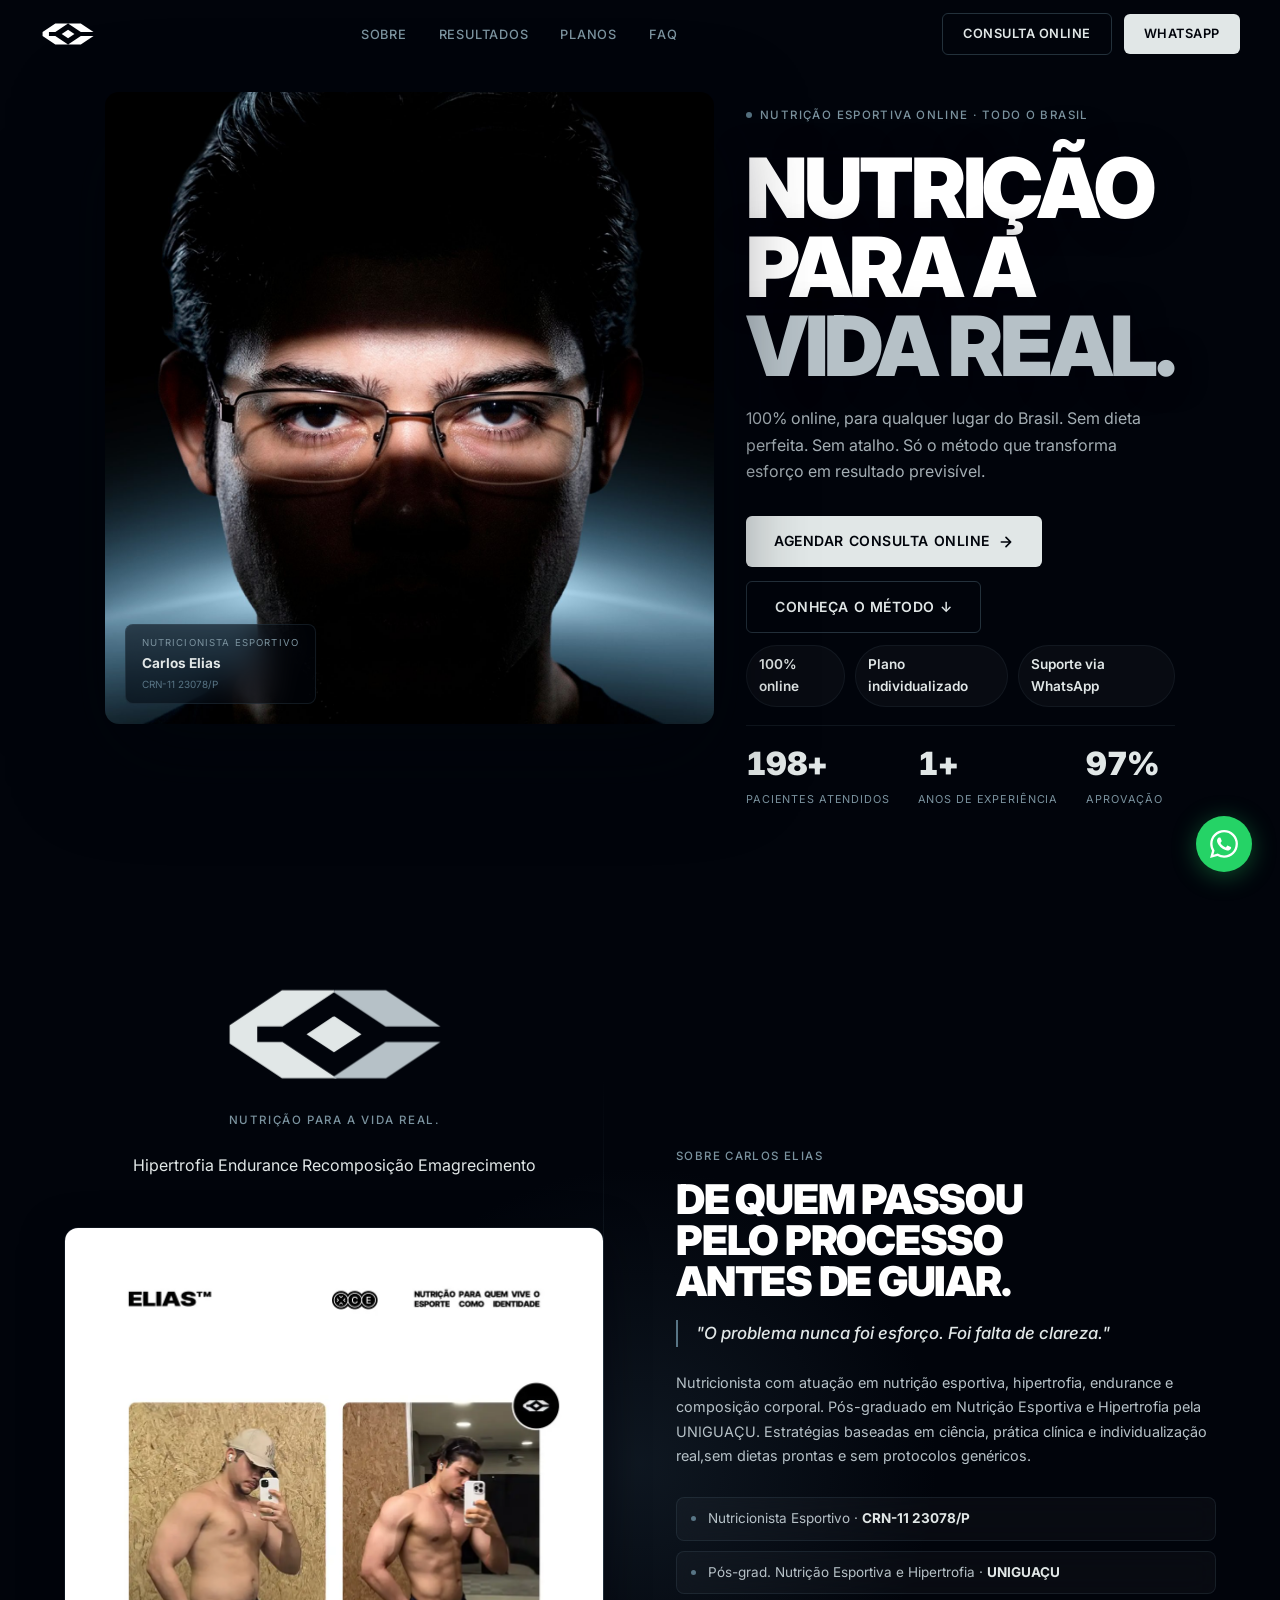
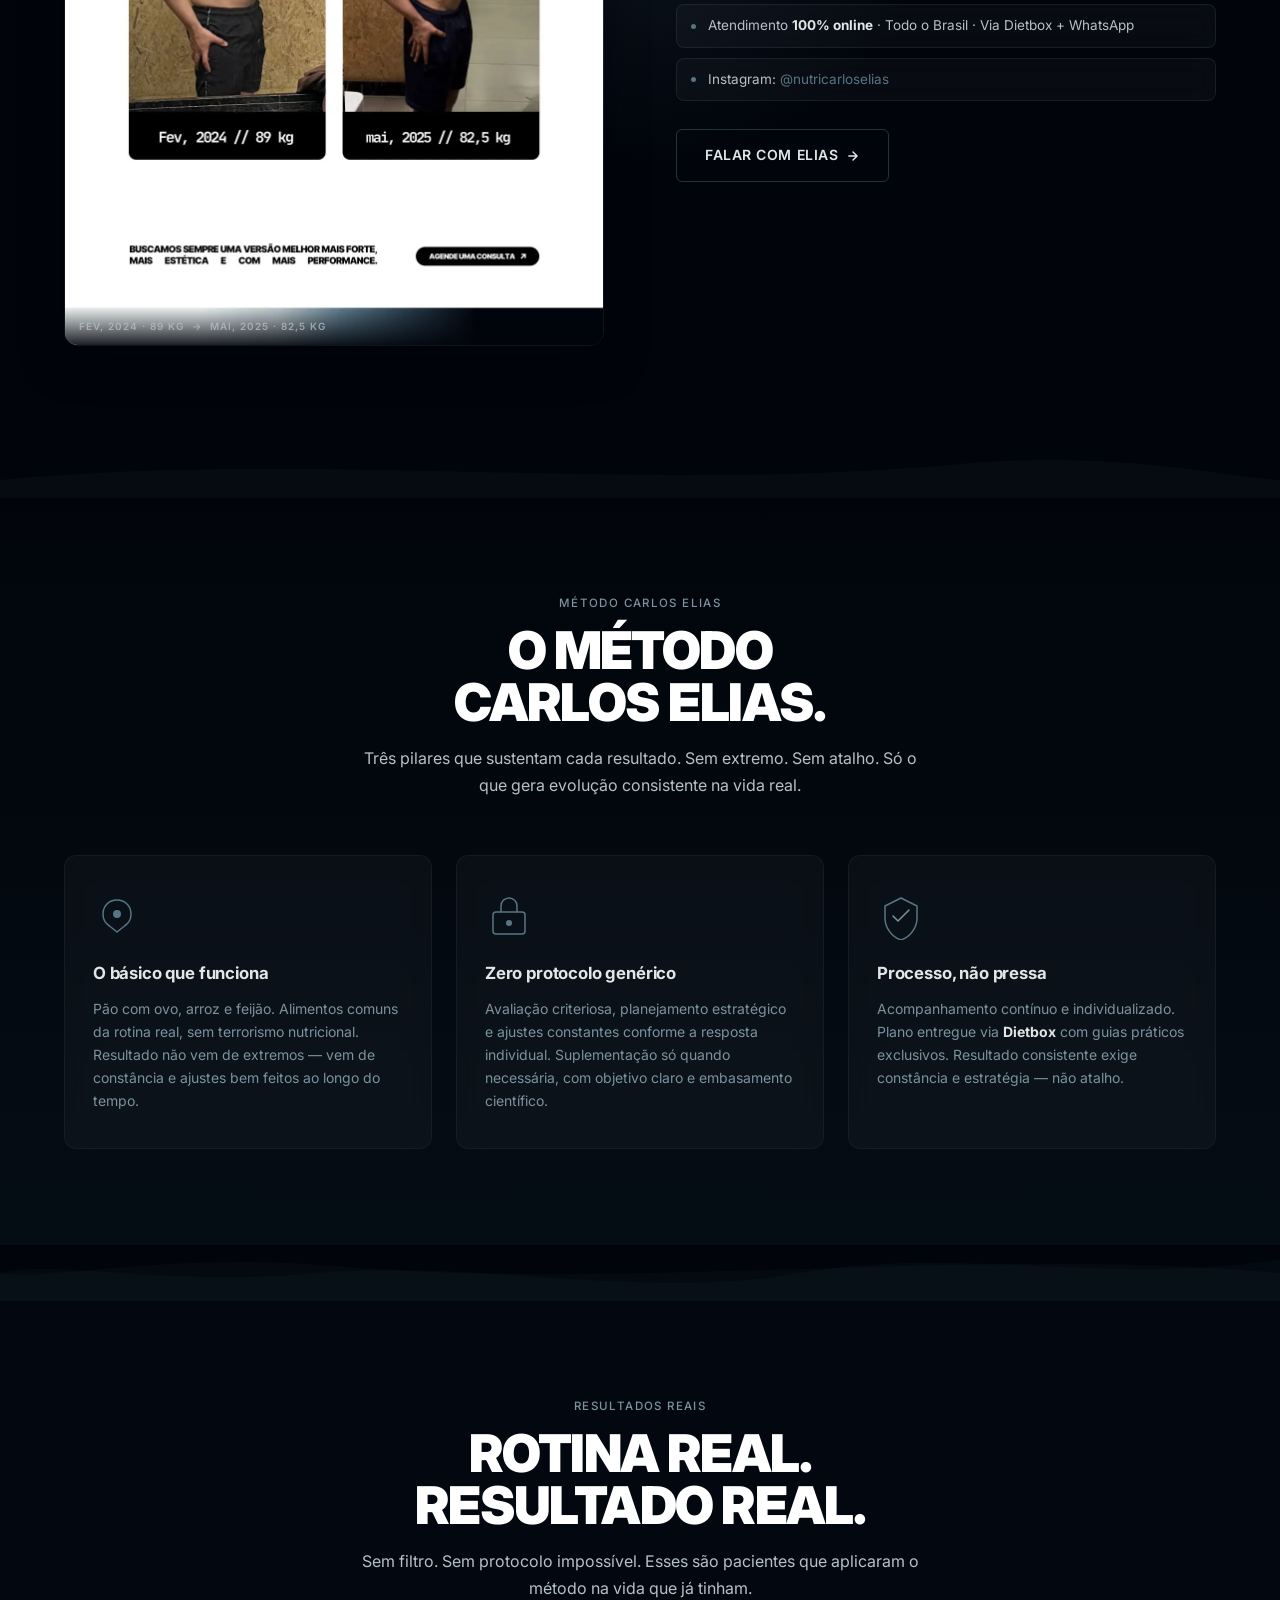
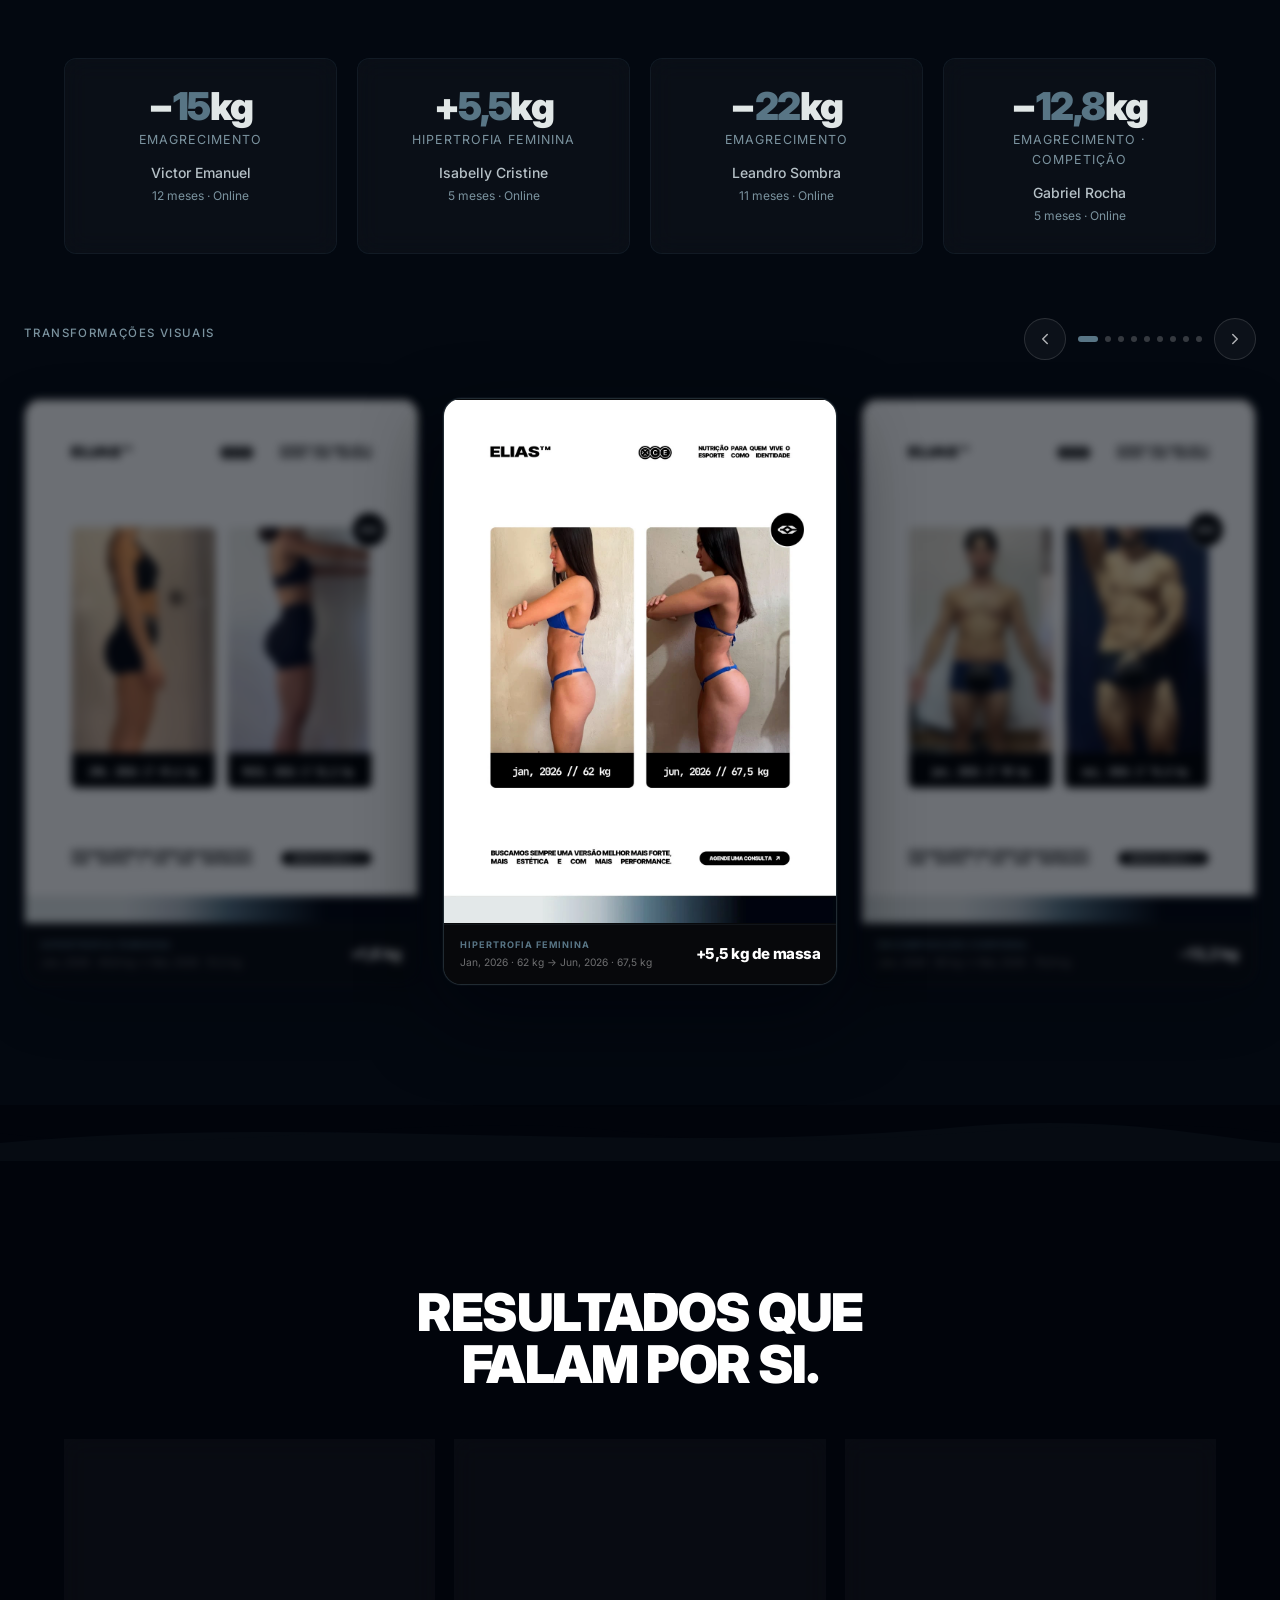
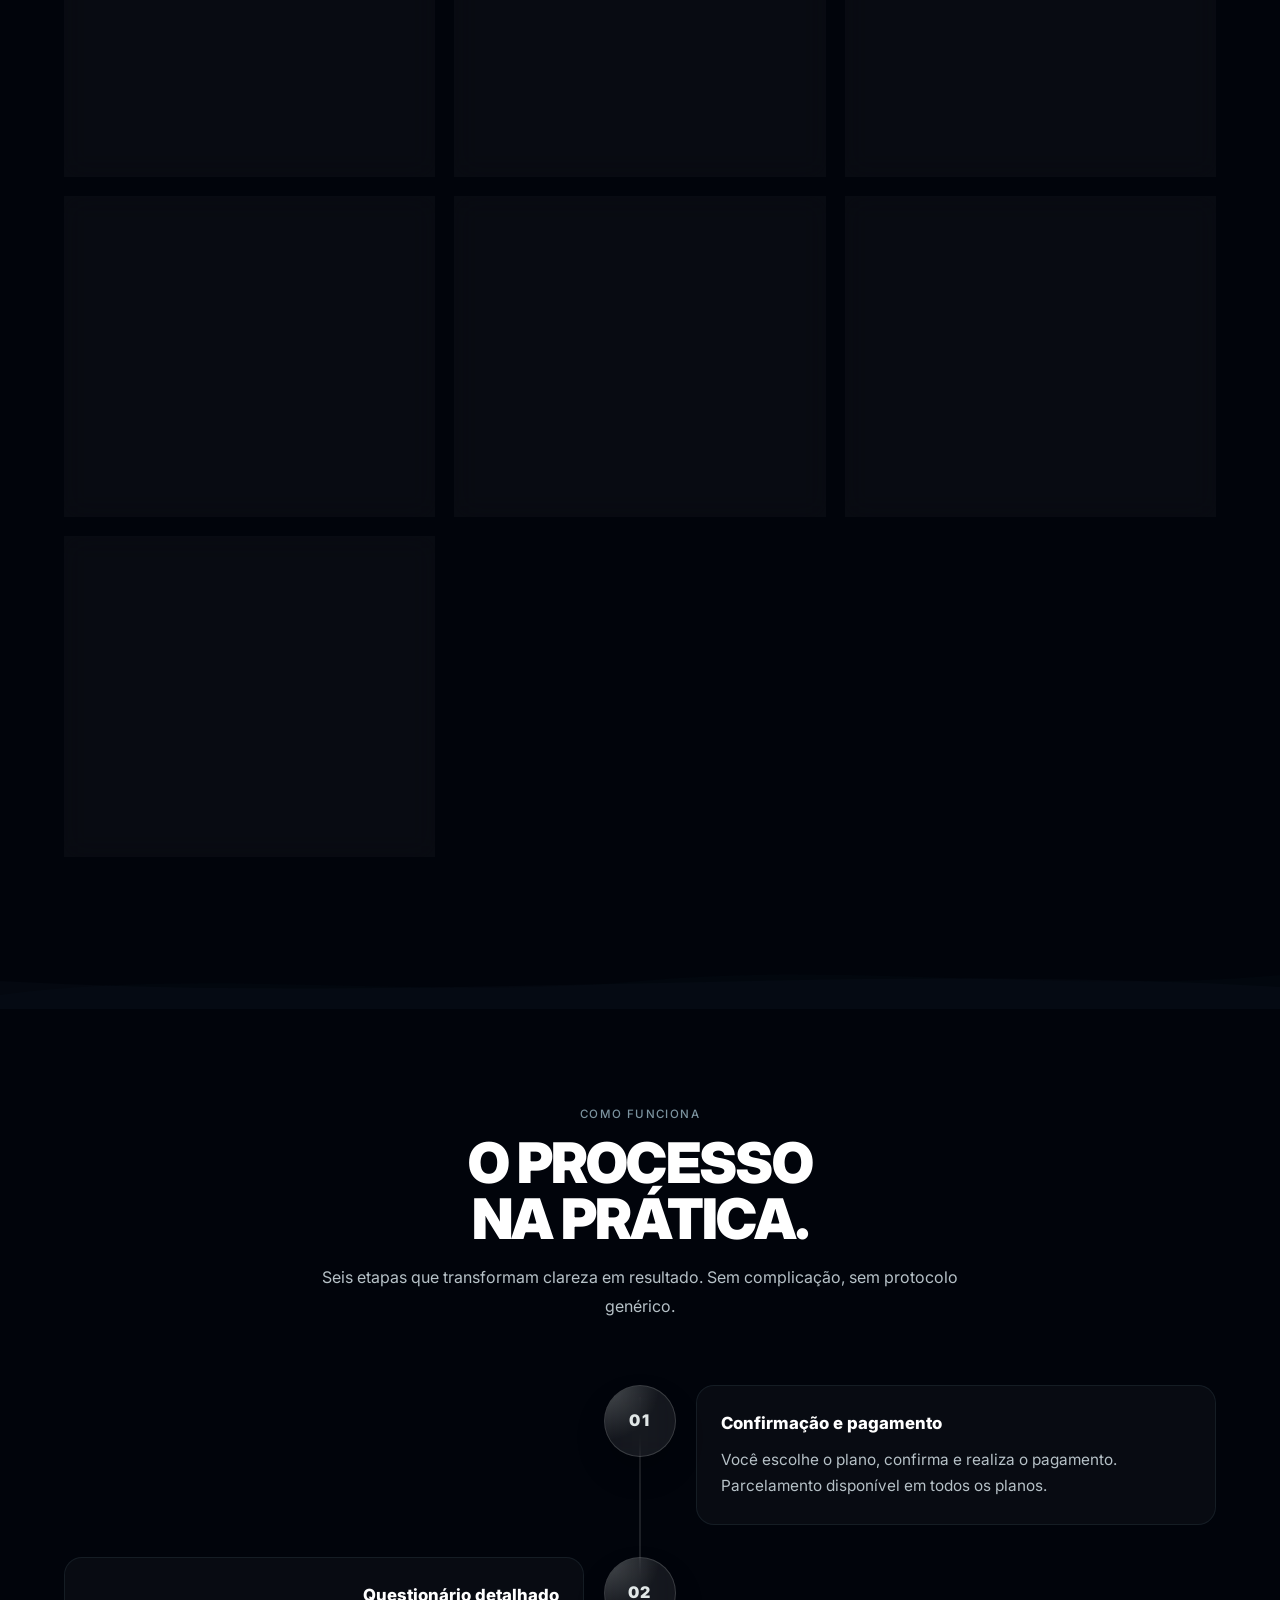
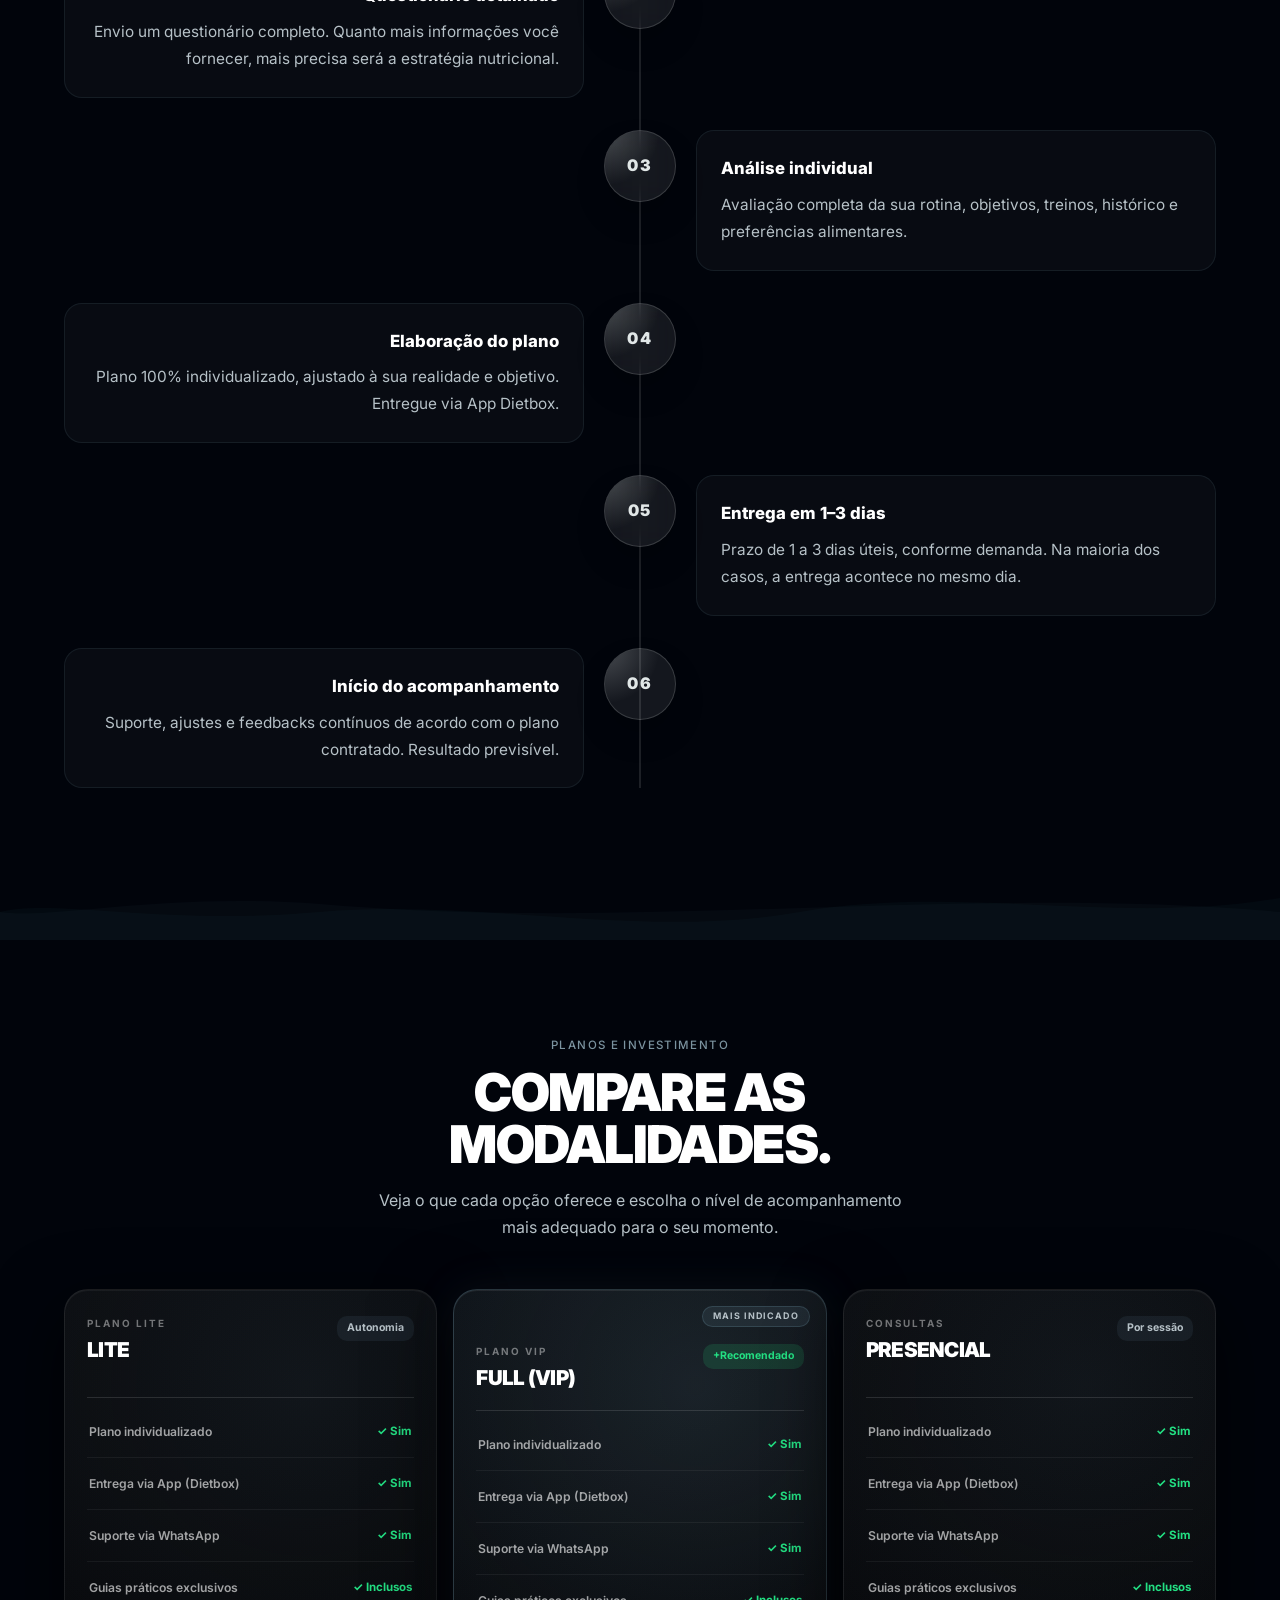
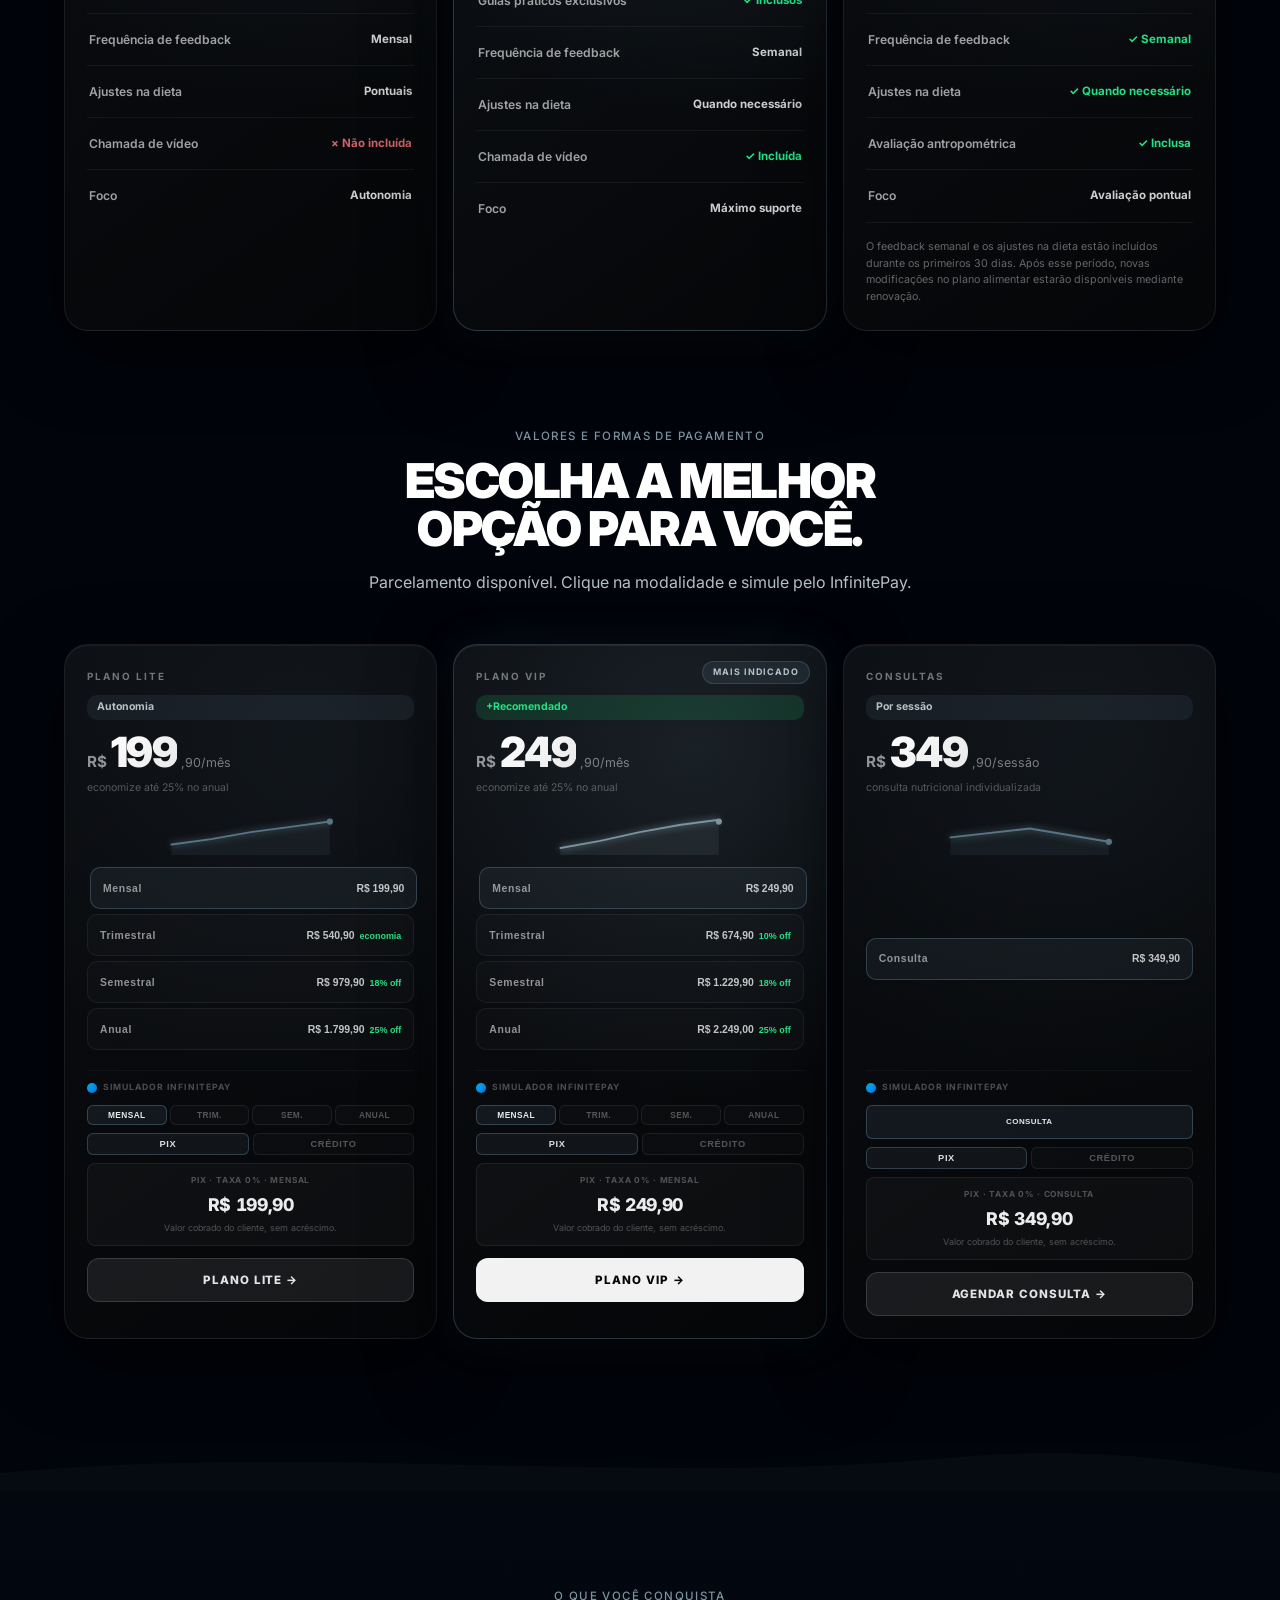
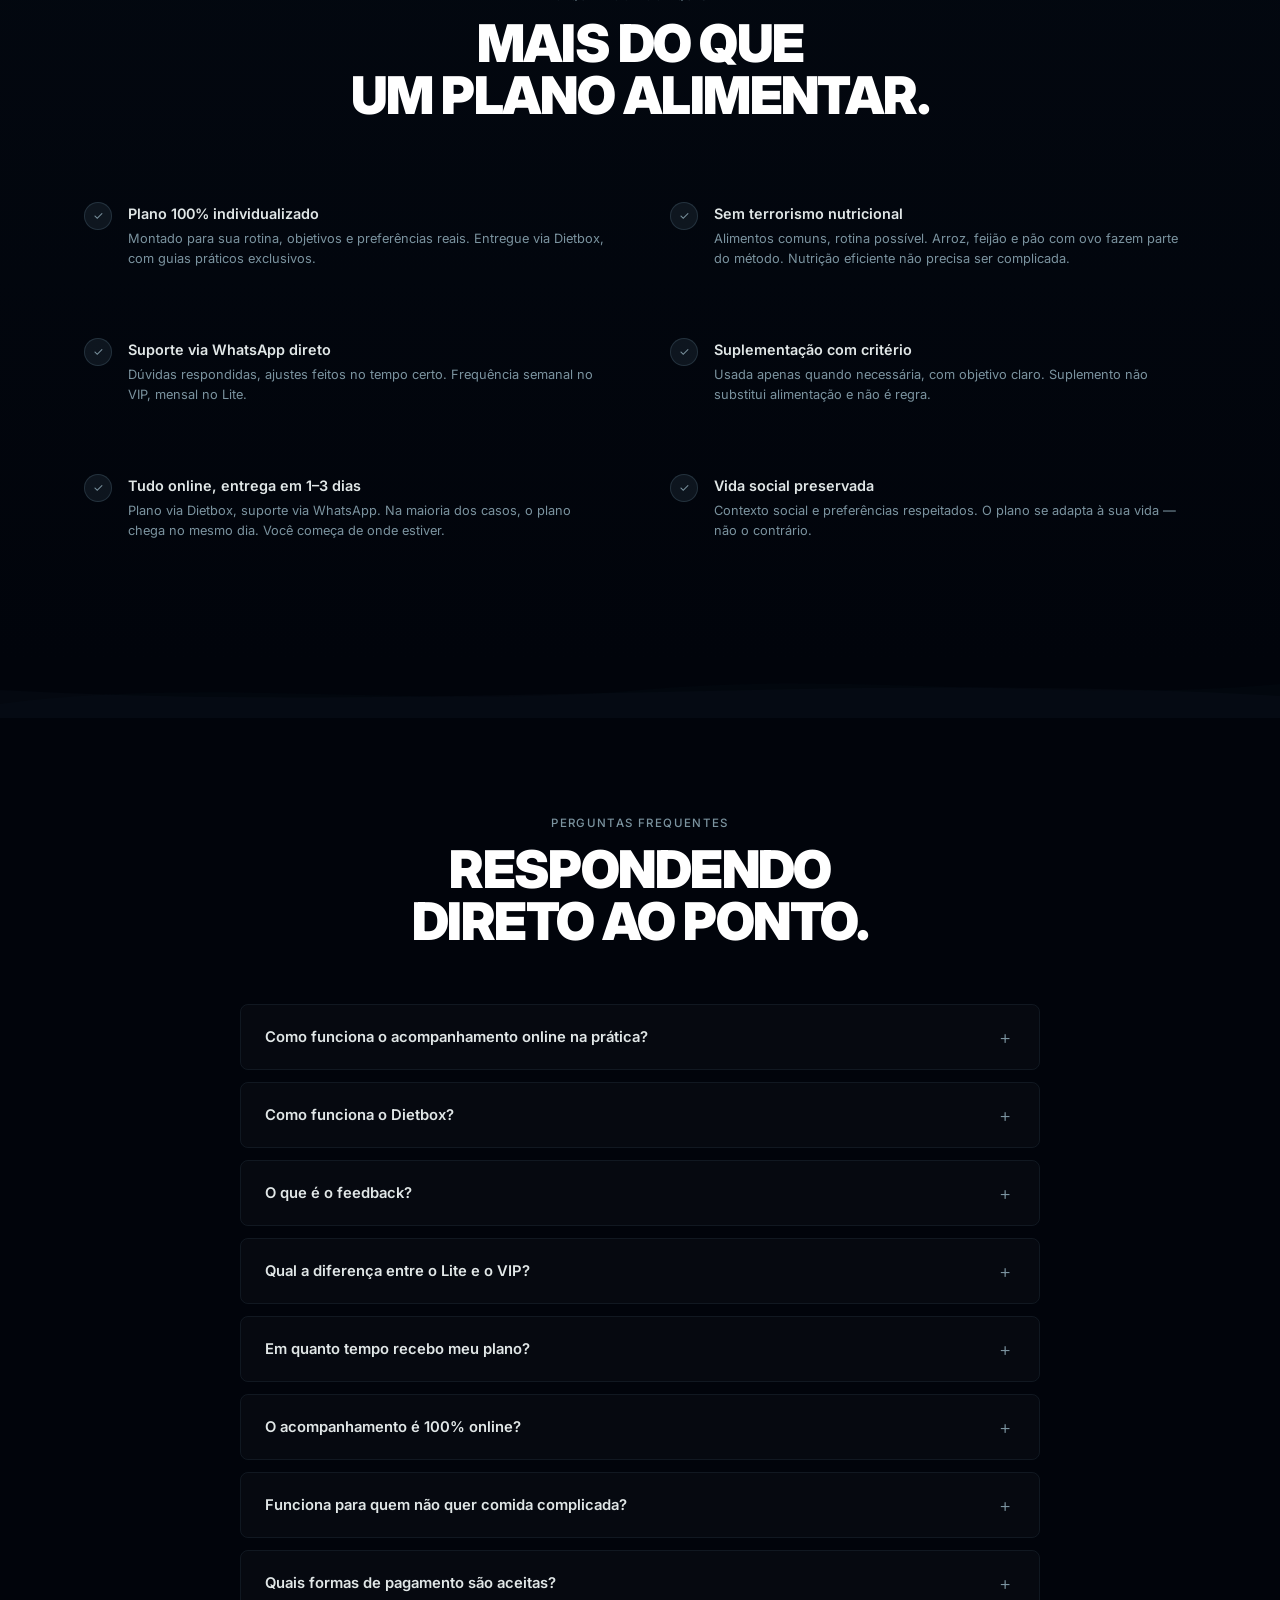
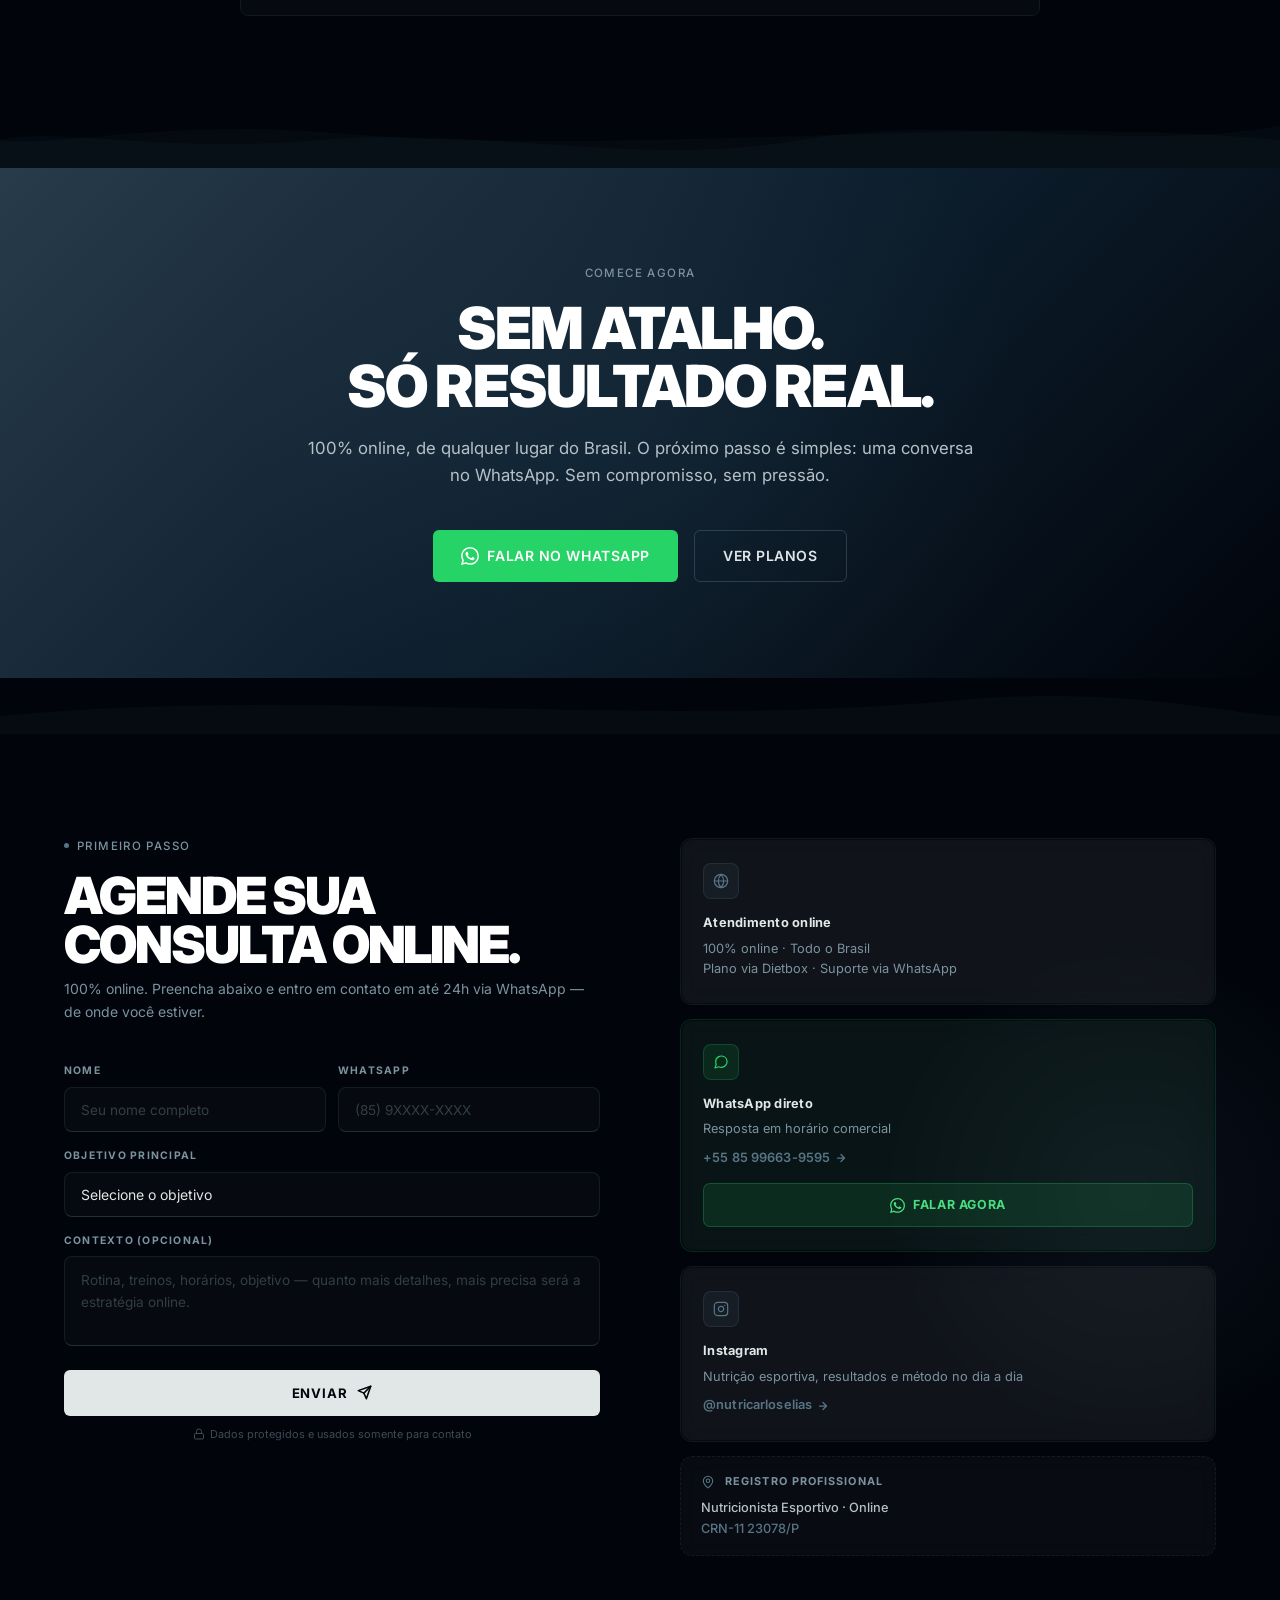
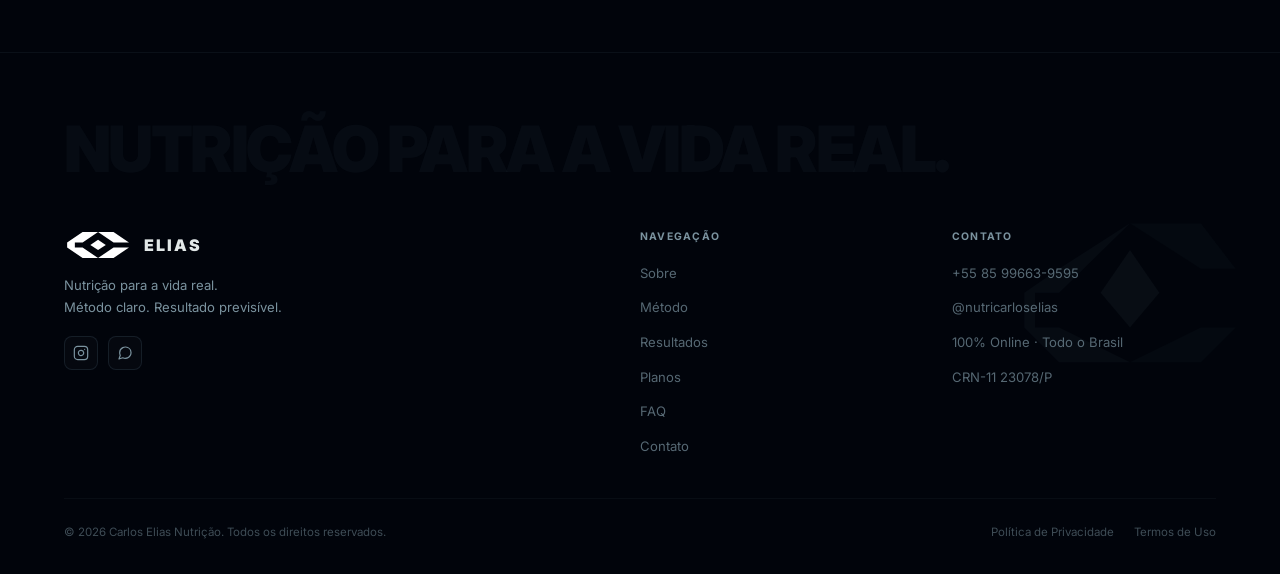
<file: index.html>
﻿<!DOCTYPE html>
<html lang="pt-BR">
<head>
<meta charset="UTF-8">
<meta name="viewport" content="width=device-width, initial-scale=1.0">
<title>Carlos Elias | Nutricionista Esportivo Online — Consulta Nutricional Online</title>
<meta name="description" content="Acompanhamento nutricional online para todo o Brasil. Nutrição esportiva, hipertrofia e recomposição corporal. Método claro, resultado previsível. Carlos Elias — Nutricionista Esportivo | CRN-11 23078/P.">
<meta name="keywords" content="nutricionista esportivo online, nutrição esportiva online, hipertrofia online, recomposição corporal, acompanhamento nutricional online, nutricionista online Brasil, nutrição para a vida real">
<meta property="og:title" content="Carlos Elias | Nutrição para a Vida Real">
<meta property="og:description" content="Método claro. Resultado previsível. Nutrição que funciona na rotina real.">
<meta property="og:type" content="website">
<!-- SEO placeholders (preparação para deploy) -->
<link rel="canonical" href="TODO_REPLACE_WITH_PRODUCTION_URL" />
<meta property="og:url" content="TODO_REPLACE_WITH_PRODUCTION_URL" />
<meta property="og:image" content="assets/images/og-carlos-elias.webp" />
<meta name="twitter:card" content="summary_large_image" />
<meta name="twitter:title" content="Carlos Elias | Nutrição para a Vida Real" />
<meta name="twitter:description" content="Método claro. Resultado previsível. Nutrição que funciona na rotina real." />
<meta name="twitter:image" content="assets/images/og-carlos-elias.webp" />
<meta name="theme-color" content="#01040B">
<link rel="preconnect" href="https://fonts.googleapis.com">
<link rel="preconnect" href="https://fonts.gstatic.com" crossorigin>
<link href="https://fonts.googleapis.com/css2?family=Inter:wght@300;400;500;600;900&display=swap" rel="stylesheet">

<script type="application/ld+json">
{
  "@context": "https://schema.org",
  "@type": "Person",
  "name": "Carlos Elias",
  "jobTitle": "Nutricionista Esportivo",
  "telephone": "+5585996639595",
  "url": "https://www.instagram.com/nutricarloselias/",
  "knowsAbout": ["Nutrição Esportiva", "Hipertrofia", "Recomposição Corporal", "Endurance"],
  "areaServed": {"@type": "Country", "name": "Brasil"},
  "sameAs": ["https://www.instagram.com/nutricarloselias/"]
}
</script>

<link rel="stylesheet" href="styles.css?v=20260719-3">
</head>
<body>

<!-- VERSÃO: carrossel com 9 transformações + consulta individual — 19/07/2026 -->

<!-- WHATSAPP FLOAT -->
<a href="https://wa.me/5585996639595?text=Ol%C3%A1%20Elias%2C%20quero%20saber%20mais%20sobre%20o%20acompanhamento%20nutricional%21" target="_blank" rel="noopener" class="wa-float" aria-label="Falar no WhatsApp">
  <svg viewBox="0 0 24 24" xmlns="http://www.w3.org/2000/svg"><path d="M17.472 14.382c-.297-.149-1.758-.867-2.03-.967-.273-.099-.471-.148-.67.15-.197.297-.767.966-.94 1.164-.173.199-.347.223-.644.075-.297-.15-1.255-.463-2.39-1.475-.883-.788-1.48-1.761-1.653-2.059-.173-.297-.018-.458.13-.606.134-.133.298-.347.446-.52.149-.174.198-.298.298-.497.099-.198.05-.371-.025-.52-.075-.149-.669-1.612-.916-2.207-.242-.579-.487-.5-.669-.51-.173-.008-.371-.01-.57-.01-.198 0-.52.074-.792.372-.272.297-1.04 1.016-1.04 2.479 0 1.462 1.065 2.875 1.213 3.074.149.198 2.096 3.2 5.077 4.487.709.306 1.262.489 1.694.625.712.227 1.36.195 1.871.118.571-.085 1.758-.719 2.006-1.413.248-.694.248-1.289.173-1.413-.074-.124-.272-.198-.57-.347m-5.421 7.403h-.004a9.87 9.87 0 01-5.031-1.378l-.361-.214-3.741.982.998-3.648-.235-.374a9.86 9.86 0 01-1.51-5.26c.001-5.45 4.436-9.884 9.888-9.884 2.64 0 5.122 1.03 6.988 2.898a9.825 9.825 0 012.893 6.994c-.003 5.45-4.437 9.884-9.885 9.884m8.413-18.297A11.815 11.815 0 0012.05 0C5.495 0 .16 5.335.157 11.892c0 2.096.547 4.142 1.588 5.945L.057 24l6.305-1.654a11.882 11.882 0 005.683 1.448h.005c6.554 0 11.89-5.335 11.893-11.893a11.821 11.821 0 00-3.48-8.413z"/></svg>
</a>

<!-- NAVBAR -->
<nav id="navbar" role="navigation" aria-label="Navegação principal">
  <div class="nav-inner">
    <a href="#" class="nav-logo" aria-label="Carlos Elias Nutricionista">
      <img
        src="assets/images/SIMBOLO-TRANSPARENTE.svg"
        alt="Símbolo da marca Carlos Elias"
        class="brand-symbol brand-symbol--nav"
        width="56"
        height="27"
      >
    </a>
    <ul class="nav-links">
      <li><a href="#sobre">Sobre</a></li>
      <li><a href="#resultados">Resultados</a></li>
      <li><a href="#planos">Planos</a></li>
      <li><a href="#faq">FAQ</a></li>
    </ul>
    <div class="nav-cta">
      <a href="#contato" class="btn btn-secondary btn-sm">Consulta Online</a>
      <a href="https://wa.me/5585996639595" target="_blank" rel="noopener" class="btn btn-primary btn-sm">WhatsApp</a>
    </div>
    <button type="button" class="hamburger" aria-label="Abrir menu" aria-expanded="false" onclick="toggleMenu()">
      <span></span><span></span><span></span>
    </button>
  </div>
</nav>

<!-- MOBILE MENU -->
<div class="mobile-menu" id="mobileMenu" role="dialog" aria-label="Menu mobile" aria-hidden="true">
  <a href="#sobre" onclick="closeMenu()">Sobre</a>
  <a href="#resultados" onclick="closeMenu()">Resultados</a>
  <a href="#planos" onclick="closeMenu()">Planos</a>
  <a href="#faq" onclick="closeMenu()">FAQ</a>
  <a href="#contato" onclick="closeMenu()">Agendar Consulta Online</a>
</div>

<!-- ═══════════════════════════════════════════════════ -->
<!-- HERO                                               -->
<!-- ═══════════════════════════════════════════════════ -->
<!-- ═══════ HERO ═══════ -->
<section id="hero" aria-label="Apresentação">
  <div class="hero-overlay-left"  aria-hidden="true"></div>
  <div class="hero-overlay-bottom" aria-hidden="true"></div>
  <div class="container">
    <div class="hero-inner hero-grid">
      <div class="hero-col hero-col-photo">
        <div class="hero-photo">
          <img id="heroImg"
               src=""
               alt="Carlos Elias — Nutricionista Esportivo"
               width="1440" height="1920"
               loading="eager"
               fetchpriority="high"
               decoding="async">
        </div>
        <!-- specialties line if space allows (desktop) -->
        <div class="hero-specialties" aria-hidden="true">
          <span>Hipertrofia</span>
          <span>Recomposição</span>
          <span>Endurance</span>
          <span>Emagrecimento</span>
        </div>
        <div class="hero-credential glass" aria-hidden="true">
          <div class="hero-cred-tag">Nutricionista Esportivo</div>
          <div class="hero-cred-name">Carlos Elias</div>
          <div class="hero-cred-crn">CRN-11 23078/P</div>
        </div>
      </div>
      <div class="hero-col hero-col-content">
        <div class="hero-content" id="heroContent">
        <div class="hero-eyebrow">
          <div class="hero-eyebrow-dot"></div>
          <span class="t-label">Nutrição esportiva online · Todo o Brasil</span>
        </div>
        <h1 class="t-display hero-title">
          Nutrição<br>para a<br><span>vida real.</span>
        </h1>
        <p class="hero-sub">
          100% online, para qualquer lugar do Brasil. Sem dieta perfeita. Sem atalho. Só o método que transforma esforço em resultado previsível.
        </p>
        <div class="hero-actions">
          <a href="https://wa.me/5585996639595?text=Quero%20agendar%20minha%20consulta%20online%21" target="_blank" rel="noopener" class="btn btn-primary">
            Agendar consulta online
            <svg width="16" height="16" viewBox="0 0 24 24" fill="none" stroke="currentColor" stroke-width="2.5" stroke-linecap="round" stroke-linejoin="round" aria-hidden="true"><path d="M5 12h14M12 5l7 7-7 7"/></svg>
          </a>
          <a href="#sobre" class="btn btn-secondary">Conheça o método ↓</a>
        </div>
        <!-- Benefícios discretos entre CTAs e stats -->
        <div class="hero-benefits" aria-hidden="true">
          <span class="benefit-chip">100% online</span>
          <span class="benefit-chip">Plano individualizado</span>
          <span class="benefit-chip">Suporte via WhatsApp</span>
        </div>
        <div class="hero-stats">
          <div>
            <div class="hero-stat-num" data-target="200" data-suffix="+">0</div>
            <div class="hero-stat-label">Pacientes atendidos</div>
          </div>
          <div>
            <div class="hero-stat-num" data-target="1" data-suffix="+">0</div>
            <div class="hero-stat-label">Anos de experiência</div>
          </div>
          <div>
            <div class="hero-stat-num" data-target="99" data-suffix="%">0</div>
            <div class="hero-stat-label">Aprovação</div>
          </div>
        </div>
        </div>
      </div>
    </div>
  </div>
</section>

<!-- ═══════ SOBRE (mesma foto de fundo) ═══════ -->
<section id="sobre" class="section" aria-labelledby="sobre-title">
  <div class="container">
    <div class="sobre-grid">

      <!-- Coluna esquerda: Logo animada -->
      <div class="sobre-logo-col" id="sobreLogoCol" aria-hidden="true">
        <div class="sobre-col-line"></div>
        <!-- Símbolo (diamante + CE) -->
        <svg class="sobre-logo-symbol" id="sobreLogo"
             viewBox="0 -8 200 91" fill="none" xmlns="http://www.w3.org/2000/svg"
             role="img" aria-label="Carlos Elias — símbolo da marca">

  <!-- ── SÍMBOLO (Brand Pack original, coordenadas exatas) ── -->
  <!-- Centrado em X=100, símbolo width=180 → offset X=10 para centrar -->
  <g id="logo-main" transform="translate(10, 0)">
    <!-- Forma C (polígono esquerdo principal) -->
    <polygon id="lp1"
      points="90,0 45,0 0,30 0,45 45,75 90,75 45,45 22.5,45 22.5,30 45,30 90,0"
      fill="#E1E7E7" fill-opacity="0" stroke="#E1E7E7" stroke-width="0.8"/>
    <!-- Triângulo superior direito -->
    <polygon id="lp2"
      points="90,0 135,0 180,30 135,30 90,0"
      fill="#B6C1C7" fill-opacity="0" stroke="#B6C1C7" stroke-width="0.8"/>
    <!-- Triângulo inferior direito -->
    <polygon id="lp3"
      points="90,75 135,45 180,45 135,75 90,75"
      fill="#B6C1C7" fill-opacity="0" stroke="#B6C1C7" stroke-width="0.8"/>
    <!-- Diamante central -->
    <polygon id="lp4"
      points="90,22.4 67.5,37.5 90,52.3 112.5,37.5 90,22.4"
      fill="#E1E7E7" fill-opacity="0" stroke="#E1E7E7" stroke-width="0.8"/>
  </g>

</svg>
        <p class="sobre-logo-tagline" id="sobreTagline">Nutrição para a vida real.</p>
        <div class="sobre-tags" id="sobreTags">
          <span class="sobre-tag">Hipertrofia</span>
          <span class="sobre-tag">Endurance</span>
          <span class="sobre-tag">Recomposição</span>
          <span class="sobre-tag">Emagrecimento</span>
        </div>
        <!-- Foto transformação Carlos Elias -->
        <div class="sobre-elias-foto reveal">
          <img src="assets/images/image_1_3286424d45.webp"
               alt="Transformação Carlos Elias — Fev/2024 89kg → Mai/2025 82,5kg"
               width="960" height="1280"
               loading="lazy" decoding="async">
          <div class="sobre-elias-foto-caption">Fev, 2024 · 89 kg &nbsp;→&nbsp; Mai, 2025 · 82,5 kg</div>
        </div>
      </div>

      <!-- Coluna direita: Conteúdo -->
      <div class="sobre-content">
        <p class="t-label reveal" style="margin-bottom:14px">Sobre Carlos Elias</p>
        <h2 id="sobre-title" class="t-headline reveal"
            style="font-size:clamp(26px,3.2vw,42px);margin-bottom:18px;color:var(--white);letter-spacing:-0.03em;text-transform:uppercase;line-height:1.0">
          De quem passou<br>pelo processo<br>antes de guiar.
        </h2>
        <blockquote class="sobre-quote reveal">
          "O problema nunca foi esforço. Foi falta de clareza."
        </blockquote>
        <p class="t-body sobre-text reveal">
          Nutricionista com atuação em nutrição esportiva, hipertrofia, endurance e composição corporal. Pós-graduado em Nutrição Esportiva e Hipertrofia pela UNIGUAÇU. Estratégias baseadas em ciência, prática clínica e individualização real,sem dietas prontas e sem protocolos genéricos.
        </p>
        <div class="sobre-credentials reveal">
          <div class="cred-item glass">
            <div class="cred-dot"></div>
            <span class="cred-text">Nutricionista Esportivo · <strong style="color:var(--snow)">CRN-11 23078/P</strong></span>
          </div>
          <div class="cred-item glass">
            <div class="cred-dot"></div>
            <span class="cred-text">Pós-grad. Nutrição Esportiva e Hipertrofia · <strong style="color:var(--snow)">UNIGUAÇU</strong></span>
          </div>
          <div class="cred-item glass">
            <div class="cred-dot"></div>
            <span class="cred-text">Atendimento <strong style="color:var(--snow)">100% online</strong> · Todo o Brasil · Via Dietbox + WhatsApp</span>
          </div>
          <div class="cred-item glass">
            <div class="cred-dot"></div>
            <span class="cred-text">Instagram: <a href="https://www.instagram.com/nutricarloselias/" target="_blank" rel="noopener" style="color:var(--steel);text-decoration:none">@nutricarloselias</a></span>
          </div>
        </div>
        <div class="reveal">
          <a href="https://wa.me/5585996639595?text=Ol%C3%A1%20Elias%2C%20quero%20saber%20mais%20sobre%20o%20acompanhamento%21"
             target="_blank" rel="noopener" class="btn btn-secondary">
            Falar com Elias
            <svg width="14" height="14" viewBox="0 0 24 24" fill="none" stroke="currentColor" stroke-width="2.5" stroke-linecap="round" stroke-linejoin="round" aria-hidden="true"><path d="M5 12h14M12 5l7 7-7 7"/></svg>
          </a>
        </div>
      </div>

    </div>
  </div>
</section>

<div class="wave-divider" aria-hidden="true">
  <svg viewBox="0 0 1440 56" xmlns="http://www.w3.org/2000/svg" preserveAspectRatio="none">
    <path d="M0,28 C240,56 480,0 720,28 C960,56 1200,0 1440,28 L1440,56 L0,56 Z" fill="var(--black)" opacity="1"/>
    <path d="M0,38 C360,8 720,52 1080,22 C1260,8 1380,36 1440,38 L1440,56 L0,56 Z" fill="rgba(88,117,133,0.06)"/>
  </svg>
</div>

<!-- ═══════════════════════════════════════════════════ -->
<!-- DIFERENCIAIS                                       -->
<!-- ═══════════════════════════════════════════════════ -->
<section id="diferenciais" class="section" aria-labelledby="diff-title">
  <div class="container">
    <div class="section-header">
      <p class="t-label reveal" style="margin-bottom:12px">Método Carlos Elias</p>
      <h2 id="diff-title" class="t-headline section-title reveal">O método<br>Carlos Elias.</h2>
      <p class="section-sub reveal">Três pilares que sustentam cada resultado. Sem extremo. Sem atalho. Só o que gera evolução consistente na vida real.</p>
    </div>
    <div class="diff-grid">
        <div class="diff-card glass card-elite card-shimmer reveal reveal-delay-1">
          <div class="diff-icon">
            <svg viewBox="0 0 48 48" fill="none" xmlns="http://www.w3.org/2000/svg" aria-hidden="true">
              <path d="M24 8C16 8 10 14 10 22c0 5 2.5 9.5 6.5 12L24 40l7.5-6C35.5 31.5 38 27 38 22c0-8-6-14-14-14z" stroke="#587585" stroke-width="1.5" stroke-linejoin="round"/>
              <circle cx="24" cy="22" r="4" fill="#587585"/>
            </svg>
          </div>
          <div class="diff-title">O básico que funciona</div>
          <p class="diff-text">Pão com ovo, arroz e feijão. Alimentos comuns da rotina real, sem terrorismo nutricional. Resultado não vem de extremos — vem de constância e ajustes bem feitos ao longo do tempo.</p>
        </div>
        <div class="diff-card glass card-elite card-shimmer reveal reveal-delay-2">
          <div class="diff-icon">
            <svg viewBox="0 0 48 48" fill="none" xmlns="http://www.w3.org/2000/svg" aria-hidden="true">
              <rect x="8" y="20" width="32" height="22" rx="3" stroke="#587585" stroke-width="1.5"/>
              <path d="M16 20V14a8 8 0 0116 0v6" stroke="#587585" stroke-width="1.5" stroke-linecap="round"/>
              <circle cx="24" cy="31" r="3" fill="#587585"/>
            </svg>
          </div>
          <div class="diff-title">Zero protocolo genérico</div>
          <p class="diff-text">Avaliação criteriosa, planejamento estratégico e ajustes constantes conforme a resposta individual. Suplementação só quando necessária, com objetivo claro e embasamento científico.</p>
        </div>
        <div class="diff-card glass card-elite card-shimmer reveal reveal-delay-3">
          <div class="diff-icon">
            <svg viewBox="0 0 48 48" fill="none" xmlns="http://www.w3.org/2000/svg" aria-hidden="true">
              <path d="M24 6L8 14v12c0 10 7 19 16 22 9-3 16-12 16-22V14L24 6z" stroke="#587585" stroke-width="1.5" stroke-linejoin="round"/>
              <path d="M16 24l5 5 11-11" stroke="#7B939F" stroke-width="1.5" stroke-linecap="round" stroke-linejoin="round"/>
            </svg>
          </div>
          <div class="diff-title">Processo, não pressa</div>
          <p class="diff-text">Acompanhamento contínuo e individualizado. Plano entregue via <strong style="color:var(--snow)">Dietbox</strong> com guias práticos exclusivos. Resultado consistente exige constância e estratégia — não atalho.</p>
        </div>
      </div>
    </div>
  </section>

<div class="wave-divider flip" aria-hidden="true">
  <svg viewBox="0 0 1440 56" xmlns="http://www.w3.org/2000/svg" preserveAspectRatio="none">
    <path d="M0,14 C180,42 360,0 540,28 C720,56 900,14 1080,28 C1260,42 1380,14 1440,28 L1440,56 L0,56 Z" fill="#050d14" opacity="0.7"/>
    <path d="M0,28 C360,0 720,48 1080,20 C1260,8 1380,36 1440,28 L1440,56 L0,56 Z" fill="rgba(88,117,133,0.05)"/>
  </svg>
</div>

<!-- ═══════════════════════════════════════════════════ -->
<!-- RESULTADOS                                         -->
<!-- ═══════════════════════════════════════════════════ -->
<section id="resultados" class="section" aria-labelledby="results-title">
  <div class="container">
    <div class="section-header">
      <p class="t-label reveal" style="margin-bottom:12px">Resultados reais</p>
      <h2 id="results-title" class="t-headline section-title reveal">Rotina real.<br>Resultado real.</h2>
      <p class="section-sub reveal">Sem filtro. Sem protocolo impossível. Esses são pacientes que aplicaram o método na vida que já tinham.</p>
    </div>
    <div class="results-grid">
      <div class="result-card glass card-elite card-shimmer reveal reveal-delay-1">
        <span class="result-num">−<span class="result-num-accent">15</span>kg</span>
        <div class="result-what">Emagrecimento</div>
        <div class="result-name">Victor Emanuel</div>
        <div class="result-time">12 meses · Online</div>
      </div>
      <div class="result-card glass card-elite card-shimmer reveal reveal-delay-2">
        <span class="result-num">+<span class="result-num-accent">5,5</span>kg</span>
        <div class="result-what">Hipertrofia Feminina</div>
        <div class="result-name">Isabelly Cristine</div>
        <div class="result-time">5 meses · Online</div>
      </div>
      <div class="result-card glass card-elite card-shimmer reveal reveal-delay-3">
        <span class="result-num">−<span class="result-num-accent">22</span>kg</span>
        <div class="result-what">Emagrecimento</div>
        <div class="result-name">Leandro Sombra</div>
        <div class="result-time">11 meses · Online</div>
      </div>
      <div class="result-card glass card-elite card-shimmer reveal reveal-delay-4">
        <span class="result-num">−<span class="result-num-accent">12,8</span>kg</span>
        <div class="result-what">Emagrecimento · Competição</div>
        <div class="result-name">Gabriel Rocha</div>
        <div class="result-time">5 meses · Online</div>
      </div>
    </div>
    <!-- ── CARROSSEL DE TRANSFORMAÇÕES ── -->
    <div class="transf-section" style="margin-top:64px">
      <div class="transf-header reveal">
        <p class="t-label" style="margin-bottom:12px">Transformações visuais</p>
        <div class="transf-nav">
          <button type="button" class="transf-arrow" id="transfPrev" aria-label="Anterior" onclick="transfSlide(-1)">
            <svg width="18" height="18" viewBox="0 0 24 24" fill="none" stroke="currentColor" stroke-width="2" stroke-linecap="round" stroke-linejoin="round"><path d="M15 18l-6-6 6-6"/></svg>
          </button>
          <div class="transf-dots" id="transfDots"></div>
          <button type="button" class="transf-arrow" id="transfNext" aria-label="Próximo" onclick="transfSlide(1)">
            <svg width="18" height="18" viewBox="0 0 24 24" fill="none" stroke="currentColor" stroke-width="2" stroke-linecap="round" stroke-linejoin="round"><path d="M9 18l6-6-6-6"/></svg>
          </button>
        </div>
      </div>

      <!-- Track do carrossel -->
      <div class="transf-viewport" id="transfViewport">
        <div class="transf-track" id="transfTrack">

          <div class="transf-card">
            <div class="transf-single">
              <img src="assets/images/image_2_e0e9e3ac89.webp"
                   alt="Transformação Hipertrofia Feminina — Jan, 2026 · 62 kg → Jun, 2026 · 67,5 kg"
                   loading="lazy" decoding="async">
              <div class="transf-single-footer">
                <div class="transf-footer-left">
                  <span class="transf-footer-type">Hipertrofia Feminina</span>
                  <span class="transf-footer-dates">Jan, 2026 · 62 kg → Jun, 2026 · 67,5 kg</span>
                </div>
                <span class="transf-footer-right">+5,5 kg de massa</span>
              </div>
            </div>
          </div>
          <div class="transf-card">
            <div class="transf-single">
              <img src="assets/images/image_3_9e1b46918f.webp"
                   alt="Transformação Recomposição Corporal — Jan, 2026 · 90 kg → Mai, 2026 · 76,8 kg"
                   loading="lazy" decoding="async">
              <div class="transf-single-footer">
                <div class="transf-footer-left">
                  <span class="transf-footer-type">Recomposição Corporal</span>
                  <span class="transf-footer-dates">Jan, 2026 · 90 kg → Mai, 2026 · 76,8 kg</span>
                </div>
                <span class="transf-footer-right">−13,2 kg</span>
              </div>
            </div>
          </div>
          <div class="transf-card">
            <div class="transf-single">
              <img src="assets/images/image_4_0390317a8e.webp"
                   alt="Transformação Emagrecimento · Competição — Jan, 2026 · 87,8 kg → Jun, 2026 · 75 kg"
                   loading="lazy" decoding="async">
              <div class="transf-single-footer">
                <div class="transf-footer-left">
                  <span class="transf-footer-type">Emagrecimento · Competição</span>
                  <span class="transf-footer-dates">Jan, 2026 · 87,8 kg → Jun, 2026 · 75 kg</span>
                </div>
                <span class="transf-footer-right">−12,8 kg</span>
              </div>
            </div>
          </div>
          <div class="transf-card">
            <div class="transf-single">
              <img src="assets/images/image_5_8519dabbd4.webp"
                   alt="Transformação Emagrecimento — Fev, 2025 · 84 kg → Jan, 2026 · 62 kg"
                   loading="lazy" decoding="async">
              <div class="transf-single-footer">
                <div class="transf-footer-left">
                  <span class="transf-footer-type">Emagrecimento</span>
                  <span class="transf-footer-dates">Fev, 2025 · 84 kg → Jan, 2026 · 62 kg</span>
                </div>
                <span class="transf-footer-right">−22 kg</span>
              </div>
            </div>
          </div>

          <div class="transf-card">
            <div class="transf-single">
              <img src="assets/images/evolucao-emagrecimento-masculino-84-7-75.jpeg"
                   alt="Transformação Emagrecimento Masculino — Dez, 2025 · 84,7 kg → Mar, 2026 · 75 kg"
                   loading="lazy" decoding="async">
              <div class="transf-single-footer">
                <div class="transf-footer-left">
                  <span class="transf-footer-type">Emagrecimento Masculino</span>
                  <span class="transf-footer-dates">Dez, 2025 · 84,7 kg → Mar, 2026 · 75 kg</span>
                </div>
                <span class="transf-footer-right">−9,7 kg</span>
              </div>
            </div>
          </div>

          <div class="transf-card">
            <div class="transf-single">
              <img src="assets/images/evolucao-emagrecimento-feminino-83-69-8.jpeg"
                   alt="Transformação Emagrecimento Feminino — Jan, 2026 · 83 kg → Mai, 2026 · 69,8 kg"
                   loading="lazy" decoding="async">
              <div class="transf-single-footer">
                <div class="transf-footer-left">
                  <span class="transf-footer-type">Emagrecimento Feminino</span>
                  <span class="transf-footer-dates">Jan, 2026 · 83 kg → Mai, 2026 · 69,8 kg</span>
                </div>
                <span class="transf-footer-right">−13,2 kg</span>
              </div>
            </div>
          </div>

          <div class="transf-card">
            <div class="transf-single">
              <img src="assets/images/evolucao-emagrecimento-masculino-107-95-9.jpeg"
                   alt="Transformação Emagrecimento Masculino — 02 Mar, 2026 · 107 kg → 23 Mai, 2026 · 95,9 kg"
                   loading="lazy" decoding="async">
              <div class="transf-single-footer">
                <div class="transf-footer-left">
                  <span class="transf-footer-type">Emagrecimento Masculino</span>
                  <span class="transf-footer-dates">02 Mar, 2026 · 107 kg → 23 Mai, 2026 · 95,9 kg</span>
                </div>
                <span class="transf-footer-right">−11,1 kg</span>
              </div>
            </div>
          </div>

          <div class="transf-card">
            <div class="transf-single">
              <img src="assets/images/evolucao-emagrecimento-feminino-67-60-2.jpeg"
                   alt="Transformação Emagrecimento Feminino — Jan, 2026 · 67 kg → Mai, 2026 · 60,2 kg"
                   loading="lazy" decoding="async">
              <div class="transf-single-footer">
                <div class="transf-footer-left">
                  <span class="transf-footer-type">Emagrecimento Feminino</span>
                  <span class="transf-footer-dates">Jan, 2026 · 67 kg → Mai, 2026 · 60,2 kg</span>
                </div>
                <span class="transf-footer-right">−6,8 kg</span>
              </div>
            </div>
          </div>

          <div class="transf-card">
            <div class="transf-single">
              <img src="assets/images/evolucao-hipertrofia-feminina-49-6-51-2.jpeg"
                   alt="Transformação Hipertrofia Feminina — Jan, 2026 · 49,6 kg → Mai, 2026 · 51,2 kg"
                   loading="lazy" decoding="async">
              <div class="transf-single-footer">
                <div class="transf-footer-left">
                  <span class="transf-footer-type">Hipertrofia Feminina</span>
                  <span class="transf-footer-dates">Jan, 2026 · 49,6 kg → Mai, 2026 · 51,2 kg</span>
                </div>
                <span class="transf-footer-right">+1,6 kg</span>
              </div>
            </div>
          </div>

        </div><!-- /transf-track -->
      </div><!-- /transf-viewport -->

    </div><!-- /transf-section -->
  </div>
</section>

<div class="wave-divider" aria-hidden="true">
  <svg viewBox="0 0 1440 56" xmlns="http://www.w3.org/2000/svg" preserveAspectRatio="none">
    <path d="M0,28 C240,56 480,0 720,28 C960,56 1200,0 1440,28 L1440,56 L0,56 Z" fill="var(--black)" opacity="1"/>
    <path d="M0,38 C360,8 720,52 1080,22 C1260,8 1380,36 1440,38 L1440,56 L0,56 Z" fill="rgba(88,117,133,0.06)"/>
  </svg>
</div>

<!-- ═══════════════════════════════════════════════════ -->
<!-- DEPOIMENTOS                                        -->
<!-- ═══════════════════════════════════════════════════ -->
<section id="depoimentos" class="section" aria-labelledby="dep-title">
  <div class="container">
    <div class="section-header">
      <p class="t-label reveal" style="margin-bottom:12px">O que dizem os pacientes</p>
      <h2 id="dep-title" class="t-headline section-title reveal">Resultados que<br>falam por si.</h2>
    </div>
    <div class="testimonials-grid">
          <div class="testimonial-card glass reveal reveal-delay-1">
            <div class="testimonial-text">"Procurar o Carlos foi uma das melhores decisões que tomei. Além dos resultados físicos com protocolo totalmente personalizado, me sinto acolhida e compreendida em cada etapa. Sua forma de ouvir e adaptar às minhas necessidades mostra o quanto se preocupa de verdade."</div>
            <div class="testimonial-meta-tab">
              <div class="testimonial-meta-top">
                <div class="testimonial-person">
                  <span class="testimonial-name">Gisele</span>
                  <span class="testimonial-age">29 anos</span>
                </div>
                <div class="testimonial-rating"><span>★</span><span>★</span><span>★</span><span>★</span><span>★</span></div>
              </div>
              <div class="testimonial-result">Acompanhamento Personalizado</div>
            </div>
          </div>
          <div class="testimonial-card glass reveal reveal-delay-2">
            <div class="testimonial-text">"De todas as vezes que tentei fazer dieta, nunca consegui seguir tão bem como agora. Vai fechando os 15 dias e estou amando — o nutri montou minha dieta de acordo com a minha rotina."</div>
            <div class="testimonial-meta-tab">
              <div class="testimonial-meta-top">
                <div class="testimonial-person">
                  <span class="testimonial-name">Ariely</span>
                  <span class="testimonial-age">21 anos</span>
                </div>
                <div class="testimonial-rating"><span>★</span><span>★</span><span>★</span><span>★</span><span>★</span></div>
              </div>
              <div class="testimonial-result">Emagrecimento • Online</div>
            </div>
          </div>
          <div class="testimonial-card glass reveal reveal-delay-3">
            <div class="testimonial-text">"Em 1 ano de acompanhamento, saí de 91 kg para 76 kg. O Carlos não apenas passa orientações — ele vive aquilo que ensina. Isso torna o processo mais real, possível e sustentável. Nada substitui um profissional que entende sua realidade."</div>
            <div class="testimonial-meta-tab">
              <div class="testimonial-meta-top">
                <div class="testimonial-person">
                  <span class="testimonial-name">Victor Emanuel</span>
                  <span class="testimonial-age">25 anos</span>
                </div>
                <div class="testimonial-rating"><span>★</span><span>★</span><span>★</span><span>★</span><span>★</span></div>
              </div>
              <div class="testimonial-result">Emagrecimento • −15 kg em 1 ano</div>
            </div>
          </div>
          <div class="testimonial-card glass reveal reveal-delay-1">
            <div class="testimonial-text">"Estou AMANDO a construção do meu shape. Minha maior dificuldade sempre foi aderir ao plano por conta da rotina, mas a dieta se encaixa perfeitamente e consigo fazer tudo certinho. A evolução está sendo incrível."</div>
            <div class="testimonial-meta-tab">
              <div class="testimonial-meta-top">
                <div class="testimonial-person">
                  <span class="testimonial-name">Evellyn</span>
                  <span class="testimonial-age">20 anos</span>
                </div>
                <div class="testimonial-rating"><span>★</span><span>★</span><span>★</span><span>★</span><span>★</span></div>
              </div>
              <div class="testimonial-result">Hipertrofia • Shape</div>
            </div>
          </div>
          <div class="testimonial-card glass reveal reveal-delay-2">
            <div class="testimonial-text">"Em apenas 40 dias seguindo o plano, atingi resultados que superaram e muito as expectativas. Carlos consegue montar a estratégia que se encaixa na sua rotina, sem dietas fora da realidade. Pode apostar todas as fichas."</div>
            <div class="testimonial-meta-tab">
              <div class="testimonial-meta-top">
                <div class="testimonial-person">
                  <span class="testimonial-name">João Victor</span>
                  <span class="testimonial-age">25 anos</span>
                </div>
                <div class="testimonial-rating"><span>★</span><span>★</span><span>★</span><span>★</span><span>★</span></div>
              </div>
              <div class="testimonial-result">Recomposição Corporal</div>
            </div>
          </div>
          <div class="testimonial-card glass reveal reveal-delay-3">
            <div class="testimonial-text">"Minha experiência foi extremamente positiva e transformadora. Consegui adotar hábitos mais saudáveis com perda de peso significativa. Melhorei não apenas fisicamente, mas também no bem-estar mental, autoestima e confiança."</div>
            <div class="testimonial-meta-tab">
              <div class="testimonial-meta-top">
                <div class="testimonial-person">
                  <span class="testimonial-name">Bianca</span>
                  <span class="testimonial-age">44 anos</span>
                </div>
                <div class="testimonial-rating"><span>★</span><span>★</span><span>★</span><span>★</span><span>★</span></div>
              </div>
              <div class="testimonial-result">Emagrecimento • Qualidade de Vida</div>
            </div>
          </div>
          <div class="testimonial-card glass reveal reveal-delay-1">
            <div class="testimonial-text">"Atenção impecável, relação de parceria. Adaptou a dieta aos meus objetivos e necessidades, se preocupando sempre com boa adesão e qualidade de vida. Recomendo muito!"</div>
            <div class="testimonial-meta-tab">
              <div class="testimonial-meta-top">
                <div class="testimonial-person">
                  <span class="testimonial-name">Vinicius</span>
                  
                </div>
                <div class="testimonial-rating"><span>★</span><span>★</span><span>★</span><span>★</span><span>★</span></div>
              </div>
              <div class="testimonial-result">Acompanhamento Online</div>
            </div>
          </div>
        </div>
  </div>
</section>

<div class="wave-divider" aria-hidden="true">
  <svg viewBox="0 0 1440 56" xmlns="http://www.w3.org/2000/svg" preserveAspectRatio="none">
    <path d="M0,42 C240,14 480,48 720,28 C960,8 1200,42 1440,22 L1440,56 L0,56 Z" fill="#030810" opacity="0.8"/>
    <path d="M0,28 C480,52 960,8 1440,34 L1440,56 L0,56 Z" fill="rgba(40,59,74,0.08)"/>
  </svg>
</div>

<!-- ═══════════════════════════════════════════════════ -->
<!-- PROCESSO                                           -->
<!-- ═══════════════════════════════════════════════════ -->
<section id="processo" class="section" aria-labelledby="proc-title">
  <div class="container">
    <div class="section-header">
      <p class="t-label reveal" style="margin-bottom:12px">Como funciona</p>
      <h2 id="proc-title" class="t-headline section-title reveal">O processo<br>na prática.</h2>
      <p class="section-sub reveal">Seis etapas que transformam clareza em resultado. Sem complicação, sem protocolo genérico.</p>
    </div>
    <div class="process-steps">

      <!-- 01 — ímpar: num centro, texto direita -->
      <div class="process-step reveal reveal-delay-1">
        <div class="step-spacer"></div>
        <div class="step-num glass"><div class="step-num-bg"></div>01</div>
        <div class="step-content">
          <div class="step-title">Confirmação e pagamento</div>
          <p class="step-desc">Você escolhe o plano, confirma e realiza o pagamento. Parcelamento disponível em todos os planos.</p>
        </div>
        <div class="step-connector"></div>
      </div>

      <!-- 02 — par: texto esquerda, num centro -->
      <div class="process-step reveal reveal-delay-2">
        <div class="step-content">
          <div class="step-title">Questionário detalhado</div>
          <p class="step-desc">Envio um questionário completo. Quanto mais informações você fornecer, mais precisa será a estratégia nutricional.</p>
        </div>
        <div class="step-num glass"><div class="step-num-bg"></div>02</div>
        <div class="step-spacer"></div>
        <div class="step-connector"></div>
      </div>

      <!-- 03 — ímpar -->
      <div class="process-step reveal reveal-delay-3">
        <div class="step-spacer"></div>
        <div class="step-num glass"><div class="step-num-bg"></div>03</div>
        <div class="step-content">
          <div class="step-title">Análise individual</div>
          <p class="step-desc">Avaliação completa da sua rotina, objetivos, treinos, histórico e preferências alimentares.</p>
        </div>
        <div class="step-connector"></div>
      </div>

      <!-- 04 — par -->
      <div class="process-step reveal reveal-delay-4">
        <div class="step-content">
          <div class="step-title">Elaboração do plano</div>
          <p class="step-desc">Plano 100% individualizado, ajustado à sua realidade e objetivo. Entregue via App Dietbox.</p>
        </div>
        <div class="step-num glass"><div class="step-num-bg"></div>04</div>
        <div class="step-spacer"></div>
        <div class="step-connector"></div>
      </div>

      <!-- 05 — ímpar -->
      <div class="process-step reveal reveal-delay-4">
        <div class="step-spacer"></div>
        <div class="step-num glass"><div class="step-num-bg"></div>05</div>
        <div class="step-content">
          <div class="step-title">Entrega em 1–3 dias</div>
          <p class="step-desc">Prazo de 1 a 3 dias úteis, conforme demanda. Na maioria dos casos, a entrega acontece no mesmo dia.</p>
        </div>
        <div class="step-connector"></div>
      </div>

      <!-- 06 — par, destaque final -->
      <div class="process-step step-last reveal reveal-delay-4">
        <div class="step-content">
          <div class="step-title">Início do acompanhamento</div>
          <p class="step-desc">Suporte, ajustes e feedbacks contínuos de acordo com o plano contratado. Resultado previsível.</p>
        </div>
        <div class="step-num"><div class="step-num-bg"></div>06</div>
        <div class="step-spacer"></div>
        <div class="step-connector"></div>
      </div>

    </div>
  </div>
</section>

<div class="wave-divider flip" aria-hidden="true">
  <svg viewBox="0 0 1440 56" xmlns="http://www.w3.org/2000/svg" preserveAspectRatio="none">
    <path d="M0,14 C180,42 360,0 540,28 C720,56 900,14 1080,28 C1260,42 1380,14 1440,28 L1440,56 L0,56 Z" fill="#050d14" opacity="0.7"/>
    <path d="M0,28 C360,0 720,48 1080,20 C1260,8 1380,36 1440,28 L1440,56 L0,56 Z" fill="rgba(88,117,133,0.05)"/>
  </svg>
</div>

<!-- ═══════════════════════════════════════════════════ -->
<!-- PLANOS                                             -->
<!-- ═══════════════════════════════════════════════════ -->
<section id="planos" class="section" aria-labelledby="plans-title">
  <div class="container">
    <div class="section-header">
      <p class="t-label reveal" style="margin-bottom:12px">Planos e investimento</p>
      <h2 id="plans-title" class="t-headline section-title reveal">Compare as<br>modalidades.</h2>
      <p class="section-sub reveal">Veja o que cada opção oferece e escolha o nível de acompanhamento mais adequado para o seu momento.</p>
    </div>

    <!-- ═══════════════════════════════════════════════ -->
    <!-- COMPARATIVO DE PLANOS                          -->
    <!-- ═══════════════════════════════════════════════ -->
    <div class="plans-compare-grid" aria-label="Comparativo entre Plano Lite, Plano VIP e Consultas">

      <!-- PLANO LITE -->
      <article class="plans-compare-card reveal reveal-delay-1">
        <div class="plans-compare-inner">
          <div class="plans-compare-head">
            <div>
              <p class="pac-label">PLANO LITE</p>
              <h3 class="plans-compare-title">Lite</h3>
            </div>

            <span class="pac-delta neutral">Autonomia</span>
          </div>

          <ul class="plans-compare-list">
            <li class="plans-compare-item">
              <span class="plans-compare-feature">Plano individualizado</span>
              <span class="plans-compare-value is-positive"><span aria-hidden="true">✓</span> Sim</span>
            </li>

            <li class="plans-compare-item">
              <span class="plans-compare-feature">Entrega via App (Dietbox)</span>
              <span class="plans-compare-value is-positive"><span aria-hidden="true">✓</span> Sim</span>
            </li>

            <li class="plans-compare-item">
              <span class="plans-compare-feature">Suporte via WhatsApp</span>
              <span class="plans-compare-value is-positive"><span aria-hidden="true">✓</span> Sim</span>
            </li>

            <li class="plans-compare-item">
              <span class="plans-compare-feature">Guias práticos exclusivos</span>
              <span class="plans-compare-value is-positive"><span aria-hidden="true">✓</span> Inclusos</span>
            </li>

            <li class="plans-compare-item">
              <span class="plans-compare-feature">Frequência de feedback</span>
              <span class="plans-compare-value">Mensal</span>
            </li>

            <li class="plans-compare-item">
              <span class="plans-compare-feature">Ajustes na dieta</span>
              <span class="plans-compare-value">Pontuais</span>
            </li>

            <li class="plans-compare-item">
              <span class="plans-compare-feature">Chamada de vídeo</span>
              <span class="plans-compare-value is-negative"><span aria-hidden="true">×</span> Não incluída</span>
            </li>

            <li class="plans-compare-item">
              <span class="plans-compare-feature">Foco</span>
              <span class="plans-compare-value">Autonomia</span>
            </li>
          </ul>
        </div>
      </article>

      <!-- PLANO VIP -->
      <article class="plans-compare-card plans-compare-card--featured reveal reveal-delay-2">
        <div class="plans-compare-badge">Mais indicado</div>

        <div class="plans-compare-inner">
          <div class="plans-compare-head">
            <div>
              <p class="pac-label">PLANO VIP</p>
              <h3 class="plans-compare-title">Full (VIP)</h3>
            </div>

            <span class="pac-delta green">+Recomendado</span>
          </div>

          <ul class="plans-compare-list">
            <li class="plans-compare-item">
              <span class="plans-compare-feature">Plano individualizado</span>
              <span class="plans-compare-value is-positive"><span aria-hidden="true">✓</span> Sim</span>
            </li>

            <li class="plans-compare-item">
              <span class="plans-compare-feature">Entrega via App (Dietbox)</span>
              <span class="plans-compare-value is-positive"><span aria-hidden="true">✓</span> Sim</span>
            </li>

            <li class="plans-compare-item">
              <span class="plans-compare-feature">Suporte via WhatsApp</span>
              <span class="plans-compare-value is-positive"><span aria-hidden="true">✓</span> Sim</span>
            </li>

            <li class="plans-compare-item">
              <span class="plans-compare-feature">Guias práticos exclusivos</span>
              <span class="plans-compare-value is-positive"><span aria-hidden="true">✓</span> Inclusos</span>
            </li>

            <li class="plans-compare-item">
              <span class="plans-compare-feature">Frequência de feedback</span>
              <span class="plans-compare-value">Semanal</span>
            </li>

            <li class="plans-compare-item">
              <span class="plans-compare-feature">Ajustes na dieta</span>
              <span class="plans-compare-value">Quando necessário</span>
            </li>

            <li class="plans-compare-item">
              <span class="plans-compare-feature">Chamada de vídeo</span>
              <span class="plans-compare-value is-positive"><span aria-hidden="true">✓</span> Incluída</span>
            </li>

            <li class="plans-compare-item">
              <span class="plans-compare-feature">Foco</span>
              <span class="plans-compare-value">Máximo suporte</span>
            </li>
          </ul>
        </div>
      </article>

      <!-- CONSULTAS -->
      <article class="plans-compare-card reveal reveal-delay-3">
        <div class="plans-compare-inner">
          <div class="plans-compare-head">
            <div>
              <p class="pac-label">CONSULTAS</p>
              <h3 class="plans-compare-title">Presencial  </h3>
            </div>

            <span class="pac-delta neutral">Por sessão</span>
          </div>

          <ul class="plans-compare-list">
            <li class="plans-compare-item">
              <span class="plans-compare-feature">Plano individualizado</span>
              <span class="plans-compare-value is-positive"><span aria-hidden="true">✓</span> Sim</span>
            </li>

            <li class="plans-compare-item">
              <span class="plans-compare-feature">Entrega via App (Dietbox)</span>
              <span class="plans-compare-value is-positive"><span aria-hidden="true">✓</span> Sim</span>
            </li>

           <li class="plans-compare-item">
  <span class="plans-compare-feature">Suporte via WhatsApp</span>
  <span class="plans-compare-value is-positive">
    <span aria-hidden="true">✓</span> Sim
  </span>
</li>

            <li class="plans-compare-item">
              <span class="plans-compare-feature">Guias práticos exclusivos</span>
              <span class="plans-compare-value is-positive"><span aria-hidden="true">✓</span> Inclusos</span>
            </li>

            <li class="plans-compare-item">
  <span class="plans-compare-feature">Frequência de feedback</span>
  <span class="plans-compare-value is-positive">
    <span aria-hidden="true">✓</span> Semanal
  </span>
</li>

<li class="plans-compare-item">
  <span class="plans-compare-feature">Ajustes na dieta</span>
  <span class="plans-compare-value is-positive">
    <span aria-hidden="true">✓</span> Quando necessário
  </span>
</li>

<li class="plans-compare-item">
  <span class="plans-compare-feature">Avaliação antropométrica</span>
  <span class="plans-compare-value is-positive">
    <span aria-hidden="true">✓</span> Inclusa
  </span>
</li>

            <li class="plans-compare-item">
              <span class="plans-compare-feature">Foco</span>
              <span class="plans-compare-value">Avaliação pontual</span>
            </li>
          </ul>
<p class="plans-compare-note">
  O feedback semanal e os ajustes na dieta estão incluídos durante os primeiros 30 dias. Após esse período, novas modificações no plano alimentar estarão disponíveis mediante renovação.
</p>  
        </div>
      </article>

    </div>

    <!-- CABEÇALHO DOS VALORES -->
    <div class="plans-pricing-header">
      <p class="t-label reveal" style="margin-bottom:12px">Valores e formas de pagamento</p>
      <h3 class="t-headline plans-pricing-title reveal">Escolha a melhor<br>opção para você.</h3>
      <p class="section-sub reveal">Parcelamento disponível. Clique na modalidade e simule pelo InfinitePay.</p>
    </div>

    <div class="plans-alt-grid">
      <div class="plans-alt-card">
        
        <div class="pac-inner">
          <p class="pac-label">PLANO LITE</p>
          <span class="pac-delta neutral">Autonomia</span>
          <div class="pac-price-row">
            <span class="pac-currency">R$</span>
            <span class="pac-amount">199</span>
            <span class="pac-period">,90/mês</span>
          </div>
          <div class="pac-equiv">economize até 25% no anual</div>
          <div class="pac-spark"><svg viewBox="0 0 180 50" fill="none"><path d="M0 38 L45 32 L90 24 L135 18 L180 12 L180 50 L0 50 Z" fill="#587585" opacity="0.12"/><path d="M0 38 L45 32 L90 24 L135 18 L180 12" fill="none" stroke="#587585" stroke-width="2.2" stroke-linecap="round" style="filter:drop-shadow(0 0 4px #587585)"/><circle cx="180" cy="12" r="3.5" fill="#587585"/></svg></div>
              <div class="pac-periods">
                <button type="button" class="pac-period-row active" onclick="pacSetMod('lite',0,this)" aria-pressed="true"><span class="pac-period-name">Mensal</span><span class="pac-period-val">R$ 199,90</span></button>
                <button type="button" class="pac-period-row" onclick="pacSetMod('lite',1,this)" aria-pressed="false"><span class="pac-period-name">Trimestral</span><span class="pac-period-val">R$ 540,90<span class="pac-period-save">economia</span></span></button>
                <button type="button" class="pac-period-row" onclick="pacSetMod('lite',2,this)" aria-pressed="false"><span class="pac-period-name">Semestral</span><span class="pac-period-val">R$ 979,90<span class="pac-period-save">18% off</span></span></button>
                <button type="button" class="pac-period-row" onclick="pacSetMod('lite',3,this)" aria-pressed="false"><span class="pac-period-name">Anual</span><span class="pac-period-val">R$ 1.799,90<span class="pac-period-save">25% off</span></span></button>
              </div>
          <div class="pac-sim">
            <div class="pac-sim-header"><div class="pac-sim-dot"></div><span class="pac-sim-lbl">Simulador InfinitePay</span></div>
            <div class="pac-sim-mods" id="sim-mods-lite"><button type="button" class="pac-sim-mod-btn  active" onclick="simSetMod('lite',0,this)">Mensal</button><button type="button" class="pac-sim-mod-btn" onclick="simSetMod('lite',1,this)">Trim.</button><button type="button" class="pac-sim-mod-btn" onclick="simSetMod('lite',2,this)">Sem.</button><button type="button" class="pac-sim-mod-btn" onclick="simSetMod('lite',3,this)">Anual</button></div>
            <div class="pac-toggle">
              <button type="button" class="pac-mode-btn active" onclick="pacSetMode('lite','pix',this)">PIX</button>
              <button type="button" class="pac-mode-btn" onclick="pacSetMode('lite','credito',this)">Crédito</button>
            </div>
            <div id="pac-parc-lite" style="display:none"><div class="pac-parc-grid"><button type="button" class="pac-parc-btn  active" onclick="pacSetParc('lite',1,this)">1x</button><button type="button" class="pac-parc-btn" onclick="pacSetParc('lite',2,this)">2x</button><button type="button" class="pac-parc-btn" onclick="pacSetParc('lite',3,this)">3x</button><button type="button" class="pac-parc-btn" onclick="pacSetParc('lite',4,this)">4x</button><button type="button" class="pac-parc-btn" onclick="pacSetParc('lite',5,this)">5x</button><button type="button" class="pac-parc-btn" onclick="pacSetParc('lite',6,this)">6x</button><button type="button" class="pac-parc-btn" onclick="pacSetParc('lite',7,this)">7x</button><button type="button" class="pac-parc-btn" onclick="pacSetParc('lite',8,this)">8x</button><button type="button" class="pac-parc-btn" onclick="pacSetParc('lite',9,this)">9x</button><button type="button" class="pac-parc-btn" onclick="pacSetParc('lite',10,this)">10x</button><button type="button" class="pac-parc-btn" onclick="pacSetParc('lite',11,this)">11x</button><button type="button" class="pac-parc-btn" onclick="pacSetParc('lite',12,this)">12x</button></div></div>
            <div class="pac-result" id="pac-result-lite"></div>
            
          </div>
          <div class="pac-cta">
            <a href="https://wa.me/5585996639595?text=Quero%20o%20Plano%20Lite%21" target="_blank" rel="noopener" class="pac-btn">Plano Lite →</a>
          </div>
        </div>
      </div>
      <div class="plans-alt-card">
        <div class="pac-badge">Mais indicado</div>
        <div class="pac-inner">
          <p class="pac-label">PLANO VIP</p>
          <span class="pac-delta green">+Recomendado</span>
          <div class="pac-price-row">
            <span class="pac-currency">R$</span>
            <span class="pac-amount">249</span>
            <span class="pac-period">,90/mês</span>
          </div>
          <div class="pac-equiv">economize até 25% no anual</div>
          <div class="pac-spark"><svg viewBox="0 0 180 50" fill="none"><path d="M0 42 L45 34 L90 24 L135 16 L180 10 L180 50 L0 50 Z" fill="#7B939F" opacity="0.12"/><path d="M0 42 L45 34 L90 24 L135 16 L180 10" fill="none" stroke="#7B939F" stroke-width="2.2" stroke-linecap="round" style="filter:drop-shadow(0 0 4px #7B939F)"/><circle cx="180" cy="12" r="3.5" fill="#7B939F"/></svg></div>
          <div class="pac-periods">
            <button type="button" class="pac-period-row active" onclick="pacSetMod('vip',0,this)" aria-pressed="true"><span class="pac-period-name">Mensal</span><span class="pac-period-val">R$ 249,90</span></button>
            <button type="button" class="pac-period-row" onclick="pacSetMod('vip',1,this)" aria-pressed="false"><span class="pac-period-name">Trimestral</span><span class="pac-period-val">R$ 674,90<span class="pac-period-save">10% off</span></span></button>
            <button type="button" class="pac-period-row" onclick="pacSetMod('vip',2,this)" aria-pressed="false"><span class="pac-period-name">Semestral</span><span class="pac-period-val">R$ 1.229,90<span class="pac-period-save">18% off</span></span></button>
            <button type="button" class="pac-period-row" onclick="pacSetMod('vip',3,this)" aria-pressed="false"><span class="pac-period-name">Anual</span><span class="pac-period-val">R$ 2.249,00<span class="pac-period-save">25% off</span></span></button>
          </div>
          <div class="pac-sim">
            <div class="pac-sim-header"><div class="pac-sim-dot"></div><span class="pac-sim-lbl">Simulador InfinitePay</span></div>
            <div class="pac-sim-mods" id="sim-mods-vip"><button type="button" class="pac-sim-mod-btn  active" onclick="simSetMod('vip',0,this)">Mensal</button><button type="button" class="pac-sim-mod-btn" onclick="simSetMod('vip',1,this)">Trim.</button><button type="button" class="pac-sim-mod-btn" onclick="simSetMod('vip',2,this)">Sem.</button><button type="button" class="pac-sim-mod-btn" onclick="simSetMod('vip',3,this)">Anual</button></div>
            <div class="pac-toggle">
              <button type="button" class="pac-mode-btn active" onclick="pacSetMode('vip','pix',this)">PIX</button>
              <button type="button" class="pac-mode-btn" onclick="pacSetMode('vip','credito',this)">Crédito</button>
            </div>
            <div id="pac-parc-vip" style="display:none"><div class="pac-parc-grid"><button type="button" class="pac-parc-btn  active" onclick="pacSetParc('vip',1,this)">1x</button><button type="button" class="pac-parc-btn" onclick="pacSetParc('vip',2,this)">2x</button><button type="button" class="pac-parc-btn" onclick="pacSetParc('vip',3,this)">3x</button><button type="button" class="pac-parc-btn" onclick="pacSetParc('vip',4,this)">4x</button><button type="button" class="pac-parc-btn" onclick="pacSetParc('vip',5,this)">5x</button><button type="button" class="pac-parc-btn" onclick="pacSetParc('vip',6,this)">6x</button><button type="button" class="pac-parc-btn" onclick="pacSetParc('vip',7,this)">7x</button><button type="button" class="pac-parc-btn" onclick="pacSetParc('vip',8,this)">8x</button><button type="button" class="pac-parc-btn" onclick="pacSetParc('vip',9,this)">9x</button><button type="button" class="pac-parc-btn" onclick="pacSetParc('vip',10,this)">10x</button><button type="button" class="pac-parc-btn" onclick="pacSetParc('vip',11,this)">11x</button><button type="button" class="pac-parc-btn" onclick="pacSetParc('vip',12,this)">12x</button></div></div>
            <div class="pac-result" id="pac-result-vip"></div>
            
          </div>
          <div class="pac-cta">
            <a href="https://wa.me/5585996639595?text=Quero%20o%20Plano%20VIP%21" target="_blank" rel="noopener" class="pac-btn primary">Plano Vip →</a>
          </div>
        </div>
      </div>
      <div class="plans-alt-card plans-alt-card--consulta">
  <div class="pac-inner">
    <p class="pac-label">CONSULTAS</p>
<span class="pac-delta neutral">Por sessão</span>

<div class="pac-price-row">
  <span class="pac-currency">R$</span>
  <span class="pac-amount">349</span>
  <span class="pac-period">,90/sessão</span>
</div>

<div class="pac-equiv">consulta nutricional individualizada</div>

          <div class="pac-spark">
            <svg viewBox="0 0 180 50" fill="none" aria-hidden="true">
              <path
                d="M0 30 L90 20 L180 35 L180 50 L0 50 Z"
                fill="#587585"
                opacity="0.12"
              />
              <path
                d="M0 30 L90 20 L180 35"
                fill="none"
                stroke="#587585"
                stroke-width="2.2"
                stroke-linecap="round"
                style="filter:drop-shadow(0 0 4px #587585)"
              />
              <circle cx="180" cy="35" r="3.5" fill="#587585"/>
            </svg>
          </div>

          <div class="pac-periods">
            <button
              type="button"
              class="pac-period-row active"
              onclick="pacSetMod('consulta',0,this)"
              aria-pressed="true"
            >
              <span class="pac-period-name">Consulta</span>
              <span class="pac-period-val">R$ 349,90</span>
            </button>
          </div>

          <div class="pac-sim">
            <div class="pac-sim-header">
              <div class="pac-sim-dot"></div>
              <span class="pac-sim-lbl">Simulador InfinitePay</span>
            </div>

            <div class="pac-sim-mods" id="sim-mods-consulta">
              <button
                type="button"
                class="pac-sim-mod-btn active"
                onclick="simSetMod('consulta',0,this)"
                aria-pressed="true"
              >
                Consulta
              </button>
            </div>

            <div class="pac-toggle">
              <button
                type="button"
                class="pac-mode-btn active"
                onclick="pacSetMode('consulta','pix',this)"
                aria-pressed="true"
              >
                PIX
              </button>

              <button
                type="button"
                class="pac-mode-btn"
                onclick="pacSetMode('consulta','credito',this)"
                aria-pressed="false"
              >
                Crédito
              </button>
            </div>

            <div id="pac-parc-consulta" style="display:none">
              <div class="pac-parc-grid">
                <button type="button" class="pac-parc-btn active" onclick="pacSetParc('consulta',1,this)" aria-pressed="true">1x</button>
                <button type="button" class="pac-parc-btn" onclick="pacSetParc('consulta',2,this)" aria-pressed="false">2x</button>
                <button type="button" class="pac-parc-btn" onclick="pacSetParc('consulta',3,this)" aria-pressed="false">3x</button>
                <button type="button" class="pac-parc-btn" onclick="pacSetParc('consulta',4,this)" aria-pressed="false">4x</button>
                <button type="button" class="pac-parc-btn" onclick="pacSetParc('consulta',5,this)" aria-pressed="false">5x</button>
                <button type="button" class="pac-parc-btn" onclick="pacSetParc('consulta',6,this)" aria-pressed="false">6x</button>
                <button type="button" class="pac-parc-btn" onclick="pacSetParc('consulta',7,this)" aria-pressed="false">7x</button>
                <button type="button" class="pac-parc-btn" onclick="pacSetParc('consulta',8,this)" aria-pressed="false">8x</button>
                <button type="button" class="pac-parc-btn" onclick="pacSetParc('consulta',9,this)" aria-pressed="false">9x</button>
                <button type="button" class="pac-parc-btn" onclick="pacSetParc('consulta',10,this)" aria-pressed="false">10x</button>
                <button type="button" class="pac-parc-btn" onclick="pacSetParc('consulta',11,this)" aria-pressed="false">11x</button>
                <button type="button" class="pac-parc-btn" onclick="pacSetParc('consulta',12,this)" aria-pressed="false">12x</button>
              </div>
            </div>

            <div
              class="pac-result"
              id="pac-result-consulta"
              aria-live="polite"
            ></div>
          </div>

          <div class="pac-cta">
            <a
              id="pac-cta-consulta"
              href="https://wa.me/5585996639595?text=Ol%C3%A1%20Elias!%20Tenho%20interesse%20na%20consulta."
              target="_blank"
              rel="noopener"
              class="pac-btn"
            >
              AGENDAR CONSULTA →
            </a>
          </div>

        </div>
      </div>
    </div>
  </div>
</section>

<div class="wave-divider" aria-hidden="true">
  <svg viewBox="0 0 1440 56" xmlns="http://www.w3.org/2000/svg" preserveAspectRatio="none">
    <path d="M0,28 C240,56 480,0 720,28 C960,56 1200,0 1440,28 L1440,56 L0,56 Z" fill="var(--black)" opacity="1"/>
    <path d="M0,38 C360,8 720,52 1080,22 C1260,8 1380,36 1440,38 L1440,56 L0,56 Z" fill="rgba(88,117,133,0.06)"/>
  </svg>
</div>

<!-- ═══════════════════════════════════════════════════ -->
<!-- BENEFÍCIOS                                         -->
<!-- ═══════════════════════════════════════════════════ -->
<section id="beneficios" class="section" aria-labelledby="ben-title">
  <div class="container">
    <div class="section-header">
      <p class="t-label reveal" style="margin-bottom:12px">O que você conquista</p>
      <h2 id="ben-title" class="t-headline section-title reveal">Mais do que<br>um plano alimentar.</h2>
    </div>
    <div class="benefits-grid">
      <div class="benefit-item reveal reveal-delay-1">
        <div class="benefit-check">✓</div>
        <div>
          <div class="benefit-title">Plano 100% individualizado</div>
          <p class="benefit-text">Montado para sua rotina, objetivos e preferências reais. Entregue via Dietbox, com guias práticos exclusivos.</p>
        </div>
      </div>
      <div class="benefit-item reveal reveal-delay-2">
        <div class="benefit-check">✓</div>
        <div>
          <div class="benefit-title">Sem terrorismo nutricional</div>
          <p class="benefit-text">Alimentos comuns, rotina possível. Arroz, feijão e pão com ovo fazem parte do método. Nutrição eficiente não precisa ser complicada.</p>
        </div>
      </div>
      <div class="benefit-item reveal reveal-delay-3">
        <div class="benefit-check">✓</div>
        <div>
          <div class="benefit-title">Suporte via WhatsApp direto</div>
          <p class="benefit-text">Dúvidas respondidas, ajustes feitos no tempo certo. Frequência semanal no VIP, mensal no Lite.</p>
        </div>
      </div>
      <div class="benefit-item reveal reveal-delay-4">
        <div class="benefit-check">✓</div>
        <div>
          <div class="benefit-title">Suplementação com critério</div>
          <p class="benefit-text">Usada apenas quando necessária, com objetivo claro. Suplemento não substitui alimentação e não é regra.</p>
        </div>
      </div>
      <div class="benefit-item reveal reveal-delay-1">
        <div class="benefit-check">✓</div>
        <div>
          <div class="benefit-title">Tudo online, entrega em 1–3 dias</div>
          <p class="benefit-text">Plano via Dietbox, suporte via WhatsApp. Na maioria dos casos, o plano chega no mesmo dia. Você começa de onde estiver.</p>
        </div>
      </div>
      <div class="benefit-item reveal reveal-delay-2">
        <div class="benefit-check">✓</div>
        <div>
          <div class="benefit-title">Vida social preservada</div>
          <p class="benefit-text">Contexto social e preferências respeitados. O plano se adapta à sua vida — não o contrário.</p>
        </div>
      </div>
    </div>
  </div>
</section>

<div class="wave-divider" aria-hidden="true">
  <svg viewBox="0 0 1440 56" xmlns="http://www.w3.org/2000/svg" preserveAspectRatio="none">
    <path d="M0,42 C240,14 480,48 720,28 C960,8 1200,42 1440,22 L1440,56 L0,56 Z" fill="#030810" opacity="0.8"/>
    <path d="M0,28 C480,52 960,8 1440,34 L1440,56 L0,56 Z" fill="rgba(40,59,74,0.08)"/>
  </svg>
</div>

<!-- ═══════════════════════════════════════════════════ -->
<!-- FAQ                                                -->
<!-- ═══════════════════════════════════════════════════ -->
<section id="faq" class="section" aria-labelledby="faq-title">
  <div class="container">
    <div class="section-header">
      <p class="t-label reveal" style="margin-bottom:12px">Perguntas frequentes</p>
      <h2 id="faq-title" class="t-headline section-title reveal">Respondendo<br>direto ao ponto.</h2>
    </div>
    <div class="faq-list" itemscope itemtype="https://schema.org/FAQPage">

      <div class="faq-item reveal" itemscope itemprop="mainEntity" itemtype="https://schema.org/Question">
        <button type="button" class="faq-q" onclick="toggleFaq(this)" aria-expanded="false">
          <span class="faq-q-text" itemprop="name">Como funciona o acompanhamento online na prática?</span>
          <span class="faq-icon" aria-hidden="true">+</span>
        </button>
        <div class="faq-a" itemscope itemprop="acceptedAnswer" itemtype="https://schema.org/Answer">
          <div class="faq-a-inner" itemprop="text">Simples: após o pagamento, você recebe um questionário detalhado. Com base nas suas respostas, monto o plano alimentar 100% individualizado e entrego pelo app Dietbox em 1–3 dias úteis. O suporte acontece via WhatsApp — dúvidas, ajustes e feedbacks conforme o plano contratado. Tudo online, sem precisar sair de onde você está.</div>
        </div>
      </div>

      <div class="faq-item reveal" itemscope itemprop="mainEntity" itemtype="https://schema.org/Question">
        <button type="button" class="faq-q" onclick="toggleFaq(this)" aria-expanded="false">
          <span class="faq-q-text" itemprop="name">Como funciona o Dietbox?</span>
          <span class="faq-icon" aria-hidden="true">+</span>
        </button>
        <div class="faq-a" itemscope itemprop="acceptedAnswer" itemtype="https://schema.org/Answer">
          <div class="faq-a-inner" itemprop="text">O Dietbox é um app de nutrição onde seu plano alimentar é entregue de forma organizada. Você acessa via celular, visualiza as refeições, registra o que come e acompanha a evolução. Simples, prático e integrado ao acompanhamento.</div>
        </div>
      </div>
      <div
  class="faq-item reveal reveal-delay-1"
  itemscope
  itemprop="mainEntity"
  itemtype="https://schema.org/Question"
>
  <button
    type="button"
    class="faq-q"
    onclick="toggleFaq(this)"
    aria-expanded="false"
  >
    <span
      class="faq-q-text"
      itemprop="name"
    >
      O que é o feedback?
    </span>

    <span
      class="faq-icon"
      aria-hidden="true"
    >
      +
    </span>
  </button>

  <div
    class="faq-a"
    itemscope
    itemprop="acceptedAnswer"
    itemtype="https://schema.org/Answer"
  >
    <div
      class="faq-a-inner"
      itemprop="text"
    >
      O feedback é o que define o acompanhamento. Basicamente, ele consiste no envio de fotos e nas respostas a perguntas realizadas semanalmente ou mensalmente, de acordo com o plano contratado. Dessa forma, o nutricionista consegue acompanhar de perto a sua evolução, realizar os ajustes necessários e garantir o melhor cumprimento do plano.
    </div>
  </div>
</div>  

      <div class="faq-item reveal reveal-delay-1" itemscope itemprop="mainEntity" itemtype="https://schema.org/Question">
        <button type="button" class="faq-q" onclick="toggleFaq(this)" aria-expanded="false">
          <span class="faq-q-text" itemprop="name">Qual a diferença entre o Lite e o VIP?</span>
          <span class="faq-icon" aria-hidden="true">+</span>
        </button>
        <div class="faq-a" itemscope itemprop="acceptedAnswer" itemtype="https://schema.org/Answer">
          <div class="faq-a-inner" itemprop="text">O Lite é focado em autonomia: feedback mensal, ajustes pontuais, sem chamada de vídeo. Ideal para quem já tem rotina estabelecida e quer manutenção. O VIP oferece máximo suporte: feedback semanal, ajuste na dieta quando necessário e chamada de vídeo incluída — indicado para hipertrofia e recomposição corporal.</div>
        </div>
      </div>

      <div class="faq-item reveal reveal-delay-1" itemscope itemprop="mainEntity" itemtype="https://schema.org/Question">
        <button type="button" class="faq-q" onclick="toggleFaq(this)" aria-expanded="false">
          <span class="faq-q-text" itemprop="name">Em quanto tempo recebo meu plano?</span>
          <span class="faq-icon" aria-hidden="true">+</span>
        </button>
        <div class="faq-a" itemscope itemprop="acceptedAnswer" itemtype="https://schema.org/Answer">
          <div class="faq-a-inner" itemprop="text">O prazo é de 1 a 3 dias úteis após o preenchimento do questionário detalhado. Na maioria dos casos, a entrega acontece no mesmo dia. Quanto mais completo o questionário, mais rápida e precisa é a elaboração.</div>
        </div>
      </div>

      <div class="faq-item reveal reveal-delay-2" itemscope itemprop="mainEntity" itemtype="https://schema.org/Question">
        <button type="button" class="faq-q" onclick="toggleFaq(this)" aria-expanded="false">
          <span class="faq-q-text" itemprop="name">O acompanhamento é 100% online?</span>
          <span class="faq-icon" aria-hidden="true">+</span>
        </button>
        <div class="faq-a" itemscope itemprop="acceptedAnswer" itemtype="https://schema.org/Answer">
          <div class="faq-a-inner" itemprop="text">Sim. O foco é o acompanhamento online, que atende qualquer lugar do Brasil. Toda a comunicação acontece via WhatsApp e o plano é entregue pelo app Dietbox. Você não precisa sair de casa para ter um acompanhamento nutricional de alto nível.</div>
        </div>
      </div>

      <div class="faq-item reveal reveal-delay-2" itemscope itemprop="mainEntity" itemtype="https://schema.org/Question">
        <button type="button" class="faq-q" onclick="toggleFaq(this)" aria-expanded="false">
          <span class="faq-q-text" itemprop="name">Funciona para quem não quer comida complicada?</span>
          <span class="faq-icon" aria-hidden="true">+</span>
        </button>
        <div class="faq-a" itemscope itemprop="acceptedAnswer" itemtype="https://schema.org/Answer">
          <div class="faq-a-inner" itemprop="text">É exatamente o foco. Trabalho com alimentos comuns da rotina — sem terrorismo nutricional, sem receitas impossíveis. O básico bem feito muda o físico. Se você busca "3 castanhas no lanche" ou "café com óleo de coco", esse não é o método certo.</div>
        </div>
      </div>

      <div class="faq-item reveal reveal-delay-3" itemscope itemprop="mainEntity" itemtype="https://schema.org/Question">
        <button type="button" class="faq-q" onclick="toggleFaq(this)" aria-expanded="false">
          <span class="faq-q-text" itemprop="name">Quais formas de pagamento são aceitas?</span>
          <span class="faq-icon" aria-hidden="true">+</span>
        </button>
        <div class="faq-a" itemscope itemprop="acceptedAnswer" itemtype="https://schema.org/Answer">
          <div class="faq-a-inner" itemprop="text">Parcelamento disponível em todos os planos com acréscimo da máquina. Pix e cartão de crédito. Entre em contato pelo WhatsApp para combinar a melhor forma.</div>
        </div>
      </div>

    </div>
  </div>
</section>

<div class="wave-divider flip" aria-hidden="true">
  <svg viewBox="0 0 1440 56" xmlns="http://www.w3.org/2000/svg" preserveAspectRatio="none">
    <path d="M0,14 C180,42 360,0 540,28 C720,56 900,14 1080,28 C1260,42 1380,14 1440,28 L1440,56 L0,56 Z" fill="#050d14" opacity="0.7"/>
    <path d="M0,28 C360,0 720,48 1080,20 C1260,8 1380,36 1440,28 L1440,56 L0,56 Z" fill="rgba(88,117,133,0.05)"/>
  </svg>
</div>

<!-- ═══════════════════════════════════════════════════ -->
<!-- CTA PRINCIPAL                                      -->
<!-- ═══════════════════════════════════════════════════ -->
<section id="cta-main" class="section" aria-label="Chamada para ação">
  <div class="container">
    <div class="cta-main-inner">
      <p class="t-label reveal" style="margin-bottom:16px">Comece agora</p>
      <h2 class="t-headline cta-main-title reveal">
        Sem atalho.<br>Só resultado real.
      </h2>
      <p class="cta-main-sub reveal">
        100% online, de qualquer lugar do Brasil. O próximo passo é simples: uma conversa no WhatsApp. Sem compromisso, sem pressão.
      </p>
      <div class="cta-main-actions reveal">
        <a href="https://wa.me/5585996639595?text=Ol%C3%A1%20Elias%2C%20quero%20come%C3%A7ar%20meu%20acompanhamento%20nutricional%21" target="_blank" rel="noopener" class="btn btn-wa">
          <svg width="18" height="18" viewBox="0 0 24 24" fill="currentColor" aria-hidden="true"><path d="M17.472 14.382c-.297-.149-1.758-.867-2.03-.967-.273-.099-.471-.148-.67.15-.197.297-.767.966-.94 1.164-.173.199-.347.223-.644.075-.297-.15-1.255-.463-2.39-1.475-.883-.788-1.48-1.761-1.653-2.059-.173-.297-.018-.458.13-.606.134-.133.298-.347.446-.52.149-.174.198-.298.298-.497.099-.198.05-.371-.025-.52-.075-.149-.669-1.612-.916-2.207-.242-.579-.487-.5-.669-.51-.173-.008-.371-.01-.57-.01-.198 0-.52.074-.792.372-.272.297-1.04 1.016-1.04 2.479 0 1.462 1.065 2.875 1.213 3.074.149.198 2.096 3.2 5.077 4.487.709.306 1.262.489 1.694.625.712.227 1.36.195 1.871.118.571-.085 1.758-.719 2.006-1.413.248-.694.248-1.289.173-1.413-.074-.124-.272-.198-.57-.347m-5.421 7.403h-.004a9.87 9.87 0 01-5.031-1.378l-.361-.214-3.741.982.998-3.648-.235-.374a9.86 9.86 0 01-1.51-5.26c.001-5.45 4.436-9.884 9.888-9.884 2.64 0 5.122 1.03 6.988 2.898a9.825 9.825 0 012.893 6.994c-.003 5.45-4.437 9.884-9.885 9.884m8.413-18.297A11.815 11.815 0 0012.05 0C5.495 0 .16 5.335.157 11.892c0 2.096.547 4.142 1.588 5.945L.057 24l6.305-1.654a11.882 11.882 0 005.683 1.448h.005c6.554 0 11.89-5.335 11.893-11.893a11.821 11.821 0 00-3.48-8.413z"/></svg>
          Falar no WhatsApp
        </a>
        <a href="#planos" class="btn btn-secondary">Ver planos</a>
      </div>
    </div>
  </div>
</section>

<div class="wave-divider" aria-hidden="true">
  <svg viewBox="0 0 1440 56" xmlns="http://www.w3.org/2000/svg" preserveAspectRatio="none">
    <path d="M0,28 C240,56 480,0 720,28 C960,56 1200,0 1440,28 L1440,56 L0,56 Z" fill="var(--black)" opacity="1"/>
    <path d="M0,38 C360,8 720,52 1080,22 C1260,8 1380,36 1440,38 L1440,56 L0,56 Z" fill="rgba(88,117,133,0.06)"/>
  </svg>
</div>

<!-- ═══════════════════════════════════════════════════ -->
<!-- CONTATO / FORMULÁRIO                               -->
<!-- ═══════════════════════════════════════════════════ -->
<section id="contato" class="section" aria-labelledby="contato-title">
  <div class="container">
    <div class="contact-grid">

      <!-- ── FORMULÁRIO ── -->
      <div class="contact-form">
        <div class="contact-eyebrow reveal">
          <div class="contact-eyebrow-dot"></div>
          <span class="t-label">Primeiro passo</span>
        </div>
        <h2 id="contato-title" class="contact-headline reveal">
          Agende sua<br>consulta online.
        </h2>
        <p class="contact-subline reveal">
          100% online. Preencha abaixo e entro em contato em até 24h via WhatsApp — de onde você estiver.
        </p>

        <form id="leadForm" novalidate>
          <!-- Nome + WhatsApp lado a lado -->
          <div class="form-row">
            <div class="form-group reveal">
              <label class="form-label" for="nome">Nome</label>
              <input type="text" id="nome" name="nome" class="form-input"
                     placeholder="Seu nome completo" required autocomplete="name">
            </div>
            <div class="form-group reveal reveal-delay-1">
              <label class="form-label" for="whatsapp">WhatsApp</label>
              <input type="tel" id="whatsapp" name="whatsapp" class="form-input"
                     placeholder="(85) 9XXXX-XXXX" required autocomplete="tel">
            </div>
          </div>

          <!-- Objetivo -->
          <div class="form-group reveal reveal-delay-2">
            <label class="form-label" for="objetivo">Objetivo principal</label>
            <select id="objetivo" name="objetivo" class="form-select">
              <option value="">Selecione o objetivo</option>
              <option value="emagrecimento">Emagrecimento</option>
              <option value="hipertrofia">Hipertrofia / Ganho de massa</option>
              <option value="recomposicao">Recomposição corporal</option>
              <option value="endurance">Endurance / Performance</option>
              <option value="manutencao">Manutenção</option>
              <option value="outro">Outro</option>
            </select>
          </div>

          <!-- Mensagem -->
          <div class="form-group reveal reveal-delay-2">
            <label class="form-label" for="mensagem">Contexto (opcional)</label>
            <textarea id="mensagem" name="mensagem" class="form-textarea"
                      placeholder="Rotina, treinos, horários, objetivo — quanto mais detalhes, mais precisa será a estratégia online."></textarea>
          </div>

          <!-- Submit -->
          <div class="reveal reveal-delay-3">
            <button type="submit" class="btn btn-primary form-submit">
              Enviar
              <svg width="15" height="15" viewBox="0 0 24 24" fill="none" stroke="currentColor" stroke-width="2.5" stroke-linecap="round" stroke-linejoin="round" aria-hidden="true"><path d="M22 2L11 13"/><path d="M22 2L15 22l-4-9-9-4 20-7z"/></svg>
            </button>
          </div>

          <p class="form-note reveal">Dados protegidos e usados somente para contato</p>
          <div id="form-feedback"></div>
        </form>
      </div>

      <!-- ── INFO CARDS ── -->
      <div class="contact-info">

        <!-- Online / Brasil -->
        <div class="contact-card glass card-elite reveal">
          <div class="contact-card-icon-wrap">
            <svg viewBox="0 0 24 24" fill="none" stroke-width="1.8" stroke-linecap="round" stroke-linejoin="round" aria-hidden="true">
              <circle cx="12" cy="12" r="10"/>
              <line x1="2" y1="12" x2="22" y2="12"/>
              <path d="M12 2a15.3 15.3 0 014 10 15.3 15.3 0 01-4 10 15.3 15.3 0 01-4-10 15.3 15.3 0 014-10z"/>
            </svg>
          </div>
          <div class="contact-card-title">Atendimento online</div>
          <div class="contact-card-text">
            100% online · Todo o Brasil<br>
            Plano via Dietbox · Suporte via WhatsApp
          </div>
        </div>

        <!-- WhatsApp — destaque -->
        <div class="contact-card glass card-elite contact-card-wa reveal reveal-delay-1">
          <div class="contact-card-icon-wrap">
            <svg viewBox="0 0 24 24" fill="none" stroke-width="1.8" stroke-linecap="round" stroke-linejoin="round" aria-hidden="true">
              <path d="M21 11.5a8.38 8.38 0 01-.9 3.8 8.5 8.5 0 01-7.6 4.7 8.38 8.38 0 01-3.8-.9L3 21l1.9-5.7a8.38 8.38 0 01-.9-3.8 8.5 8.5 0 014.7-7.6 8.38 8.38 0 013.8-.9h.5a8.48 8.48 0 018 8v.5z"/>
            </svg>
          </div>
          <div class="contact-card-title">WhatsApp direto</div>
          <div class="contact-card-text">Resposta em horário comercial</div>
          <a href="https://wa.me/5585996639595" target="_blank" rel="noopener" class="contact-card-link">
            +55 85 99663-9595
            <svg width="12" height="12" viewBox="0 0 24 24" fill="none" stroke="currentColor" stroke-width="2.5" stroke-linecap="round" stroke-linejoin="round" aria-hidden="true"><path d="M5 12h14M12 5l7 7-7 7"/></svg>
          </a>
          <a href="https://wa.me/5585996639595?text=Ol%C3%A1%20Elias%2C%20quero%20saber%20mais%20sobre%20o%20acompanhamento%21"
             target="_blank" rel="noopener" class="wa-card-btn">
            <svg width="15" height="15" viewBox="0 0 24 24" fill="currentColor" aria-hidden="true"><path d="M17.472 14.382c-.297-.149-1.758-.867-2.03-.967-.273-.099-.471-.148-.67.15-.197.297-.767.966-.94 1.164-.173.199-.347.223-.644.075-.297-.15-1.255-.463-2.39-1.475-.883-.788-1.48-1.761-1.653-2.059-.173-.297-.018-.458.13-.606.134-.133.298-.347.446-.52.149-.174.198-.298.298-.497.099-.198.05-.371-.025-.52-.075-.149-.669-1.612-.916-2.207-.242-.579-.487-.5-.669-.51-.173-.008-.371-.01-.57-.01-.198 0-.52.074-.792.372-.272.297-1.04 1.016-1.04 2.479 0 1.462 1.065 2.875 1.213 3.074.149.198 2.096 3.2 5.077 4.487.709.306 1.262.489 1.694.625.712.227 1.36.195 1.871.118.571-.085 1.758-.719 2.006-1.413.248-.694.248-1.289.173-1.413-.074-.124-.272-.198-.57-.347m-5.421 7.403h-.004a9.87 9.87 0 01-5.031-1.378l-.361-.214-3.741.982.998-3.648-.235-.374a9.86 9.86 0 01-1.51-5.26c.001-5.45 4.436-9.884 9.888-9.884 2.64 0 5.122 1.03 6.988 2.898a9.825 9.825 0 012.893 6.994c-.003 5.45-4.437 9.884-9.885 9.884m8.413-18.297A11.815 11.815 0 0012.05 0C5.495 0 .16 5.335.157 11.892c0 2.096.547 4.142 1.588 5.945L.057 24l6.305-1.654a11.882 11.882 0 005.683 1.448h.005c6.554 0 11.89-5.335 11.893-11.893a11.821 11.821 0 00-3.48-8.413z"/></svg>
            Falar agora
          </a>
        </div>

        <!-- Instagram -->
        <div class="contact-card glass card-elite reveal reveal-delay-2">
          <div class="contact-card-icon-wrap">
            <svg viewBox="0 0 24 24" fill="none" stroke-width="1.8" stroke-linecap="round" stroke-linejoin="round" aria-hidden="true">
              <rect x="2" y="2" width="20" height="20" rx="5"/>
              <path d="M16 11.37A4 4 0 1112.63 8 4 4 0 0116 11.37z"/>
              <line x1="17.5" y1="6.5" x2="17.51" y2="6.5"/>
            </svg>
          </div>
          <div class="contact-card-title">Instagram</div>
          <div class="contact-card-text">Nutrição esportiva, resultados e método no dia a dia</div>
          <a href="https://www.instagram.com/nutricarloselias/"
             target="_blank" rel="noopener" class="contact-card-link">
            @nutricarloselias
            <svg width="12" height="12" viewBox="0 0 24 24" fill="none" stroke="currentColor" stroke-width="2.5" stroke-linecap="round" stroke-linejoin="round" aria-hidden="true"><path d="M5 12h14M12 5l7 7-7 7"/></svg>
          </a>
        </div>

        <!-- CRN / Credencial -->
        <div class="contact-card glass reveal reveal-delay-3"
             style="border-style:dashed;border-color:rgba(88,117,133,0.15);padding:16px 20px">
          <div style="display:flex;align-items:center;gap:10px">
            <svg width="14" height="14" viewBox="0 0 24 24" fill="none" stroke="var(--steel)" stroke-width="1.8" stroke-linecap="round" aria-hidden="true"><path d="M12 22s-8-5.686-8-12a8 8 0 1116 0c0 6.314-8 12-8 12z"/><circle cx="12" cy="10" r="3"/></svg>
            <span style="font-size:0.68rem;font-weight:700;letter-spacing:0.1em;text-transform:uppercase;color:var(--mist)">Registro profissional</span>
          </div>
          <p style="font-size:0.8rem;color:var(--silver);margin-top:8px;font-weight:500">
            Nutricionista Esportivo · Online<br>
            <span style="color:var(--steel)">CRN-11 23078/P</span>
          </p>
        </div>

      </div>
    </div>
  </div>
</section>

<!-- ═══════════════════════════════════════════════════ -->
<!-- FOOTER                                             -->
<!-- ═══════════════════════════════════════════════════ -->
<footer role="contentinfo">
  <!-- Símbolo da marca em grande, translúcido — elemento decorativo de fundo -->
  <div class="footer-brand-bg" aria-hidden="true">
    <svg viewBox="0 0 314 130" fill="none" xmlns="http://www.w3.org/2000/svg">
      <polygon points="157,0 104,34 78,52 78,78 104,104 157,104 104,78 86,78 86,52 104,52 157,0" fill="rgba(88,117,133,0.06)"/>
      <polygon points="157,0 210,0 236,34 210,34 157,0" fill="rgba(88,117,133,0.04)"/>
      <polygon points="157,104 210,78 236,78 210,104 157,104" fill="rgba(88,117,133,0.04)"/>
      <polygon points="157,20 135,52 157,78 179,52 157,20" fill="rgba(88,117,133,0.08)"/>
    </svg>
  </div>

  <div class="container">
    <!-- Tagline grande decorativa -->
    <div class="footer-tagline-big" aria-hidden="true">NUTRIÇÃO PARA A VIDA REAL.</div>

    <div class="footer-inner">
      <div class="footer-brand">
        <div class="footer-logo">
          <img
            src="assets/images/SIMBOLO-TRANSPARENTE.svg"
            alt="Símbolo da marca Carlos Elias"
            class="brand-symbol brand-symbol--footer"
            width="68"
            height="32"
            loading="lazy"
            decoding="async"
          >
          <span class="footer-logo-text">Elias</span>
        </div>
        <p class="footer-tagline">Nutrição para a vida real.<br>Método claro. Resultado previsível.</p>
        <div class="footer-social">
          <!-- Instagram -->
          <a href="https://www.instagram.com/nutricarloselias/" target="_blank" rel="noopener" class="social-btn" aria-label="Instagram @nutricarloselias">
            <svg width="16" height="16" viewBox="0 0 24 24" fill="none" stroke="currentColor" stroke-width="1.8" stroke-linecap="round" stroke-linejoin="round" aria-hidden="true">
              <rect x="2" y="2" width="20" height="20" rx="5"/>
              <path d="M16 11.37A4 4 0 1112.63 8 4 4 0 0116 11.37z"/>
              <line x1="17.5" y1="6.5" x2="17.51" y2="6.5"/>
            </svg>
          </a>
          <!-- WhatsApp -->
          <a href="https://wa.me/5585996639595" target="_blank" rel="noopener" class="social-btn" aria-label="WhatsApp">
            <svg width="16" height="16" viewBox="0 0 24 24" fill="none" stroke="currentColor" stroke-width="1.8" stroke-linecap="round" stroke-linejoin="round" aria-hidden="true">
              <path d="M21 11.5a8.38 8.38 0 01-.9 3.8 8.5 8.5 0 01-7.6 4.7 8.38 8.38 0 01-3.8-.9L3 21l1.9-5.7a8.38 8.38 0 01-.9-3.8 8.5 8.5 0 014.7-7.6 8.38 8.38 0 013.8-.9h.5a8.48 8.48 0 018 8v.5z"/>
            </svg>
          </a>
        </div>
      </div>

      <div>
        <div class="footer-col-title">Navegação</div>
        <ul class="footer-links">
          <li><a href="#sobre">Sobre</a></li>
          <li><a href="#diferenciais">Método</a></li>
          <li><a href="#resultados">Resultados</a></li>
          <li><a href="#planos">Planos</a></li>
          <li><a href="#faq">FAQ</a></li>
          <li><a href="#contato">Contato</a></li>
        </ul>
      </div>

      <div>
        <div class="footer-col-title">Contato</div>
        <ul class="footer-links">
          <li><a href="https://wa.me/5585996639595" target="_blank" rel="noopener">+55 85 99663-9595</a></li>
          <li><a href="https://www.instagram.com/nutricarloselias/" target="_blank" rel="noopener">@nutricarloselias</a></li>
          <li><a href="#planos">100% Online · Todo o Brasil</a></li>
          <li><a href="#planos">CRN-11 23078/P</a></li>
        </ul>
      </div>
    </div>

    <div class="footer-bottom">
      <p class="footer-copy">© 2026 Carlos Elias Nutrição. Todos os direitos reservados.</p>
      <div class="footer-legal">
        <a href="privacidade.html">Política de Privacidade</a>
        <a href="termos.html">Termos de Uso</a>
      </div>
    </div>
  </div>
</footer>



<script src="tabelas-infinitepay-elias.js?v=20260719-2"></script>
<script src="scripts.js?v=20260719-2"></script>
</body>
</html>
</file>
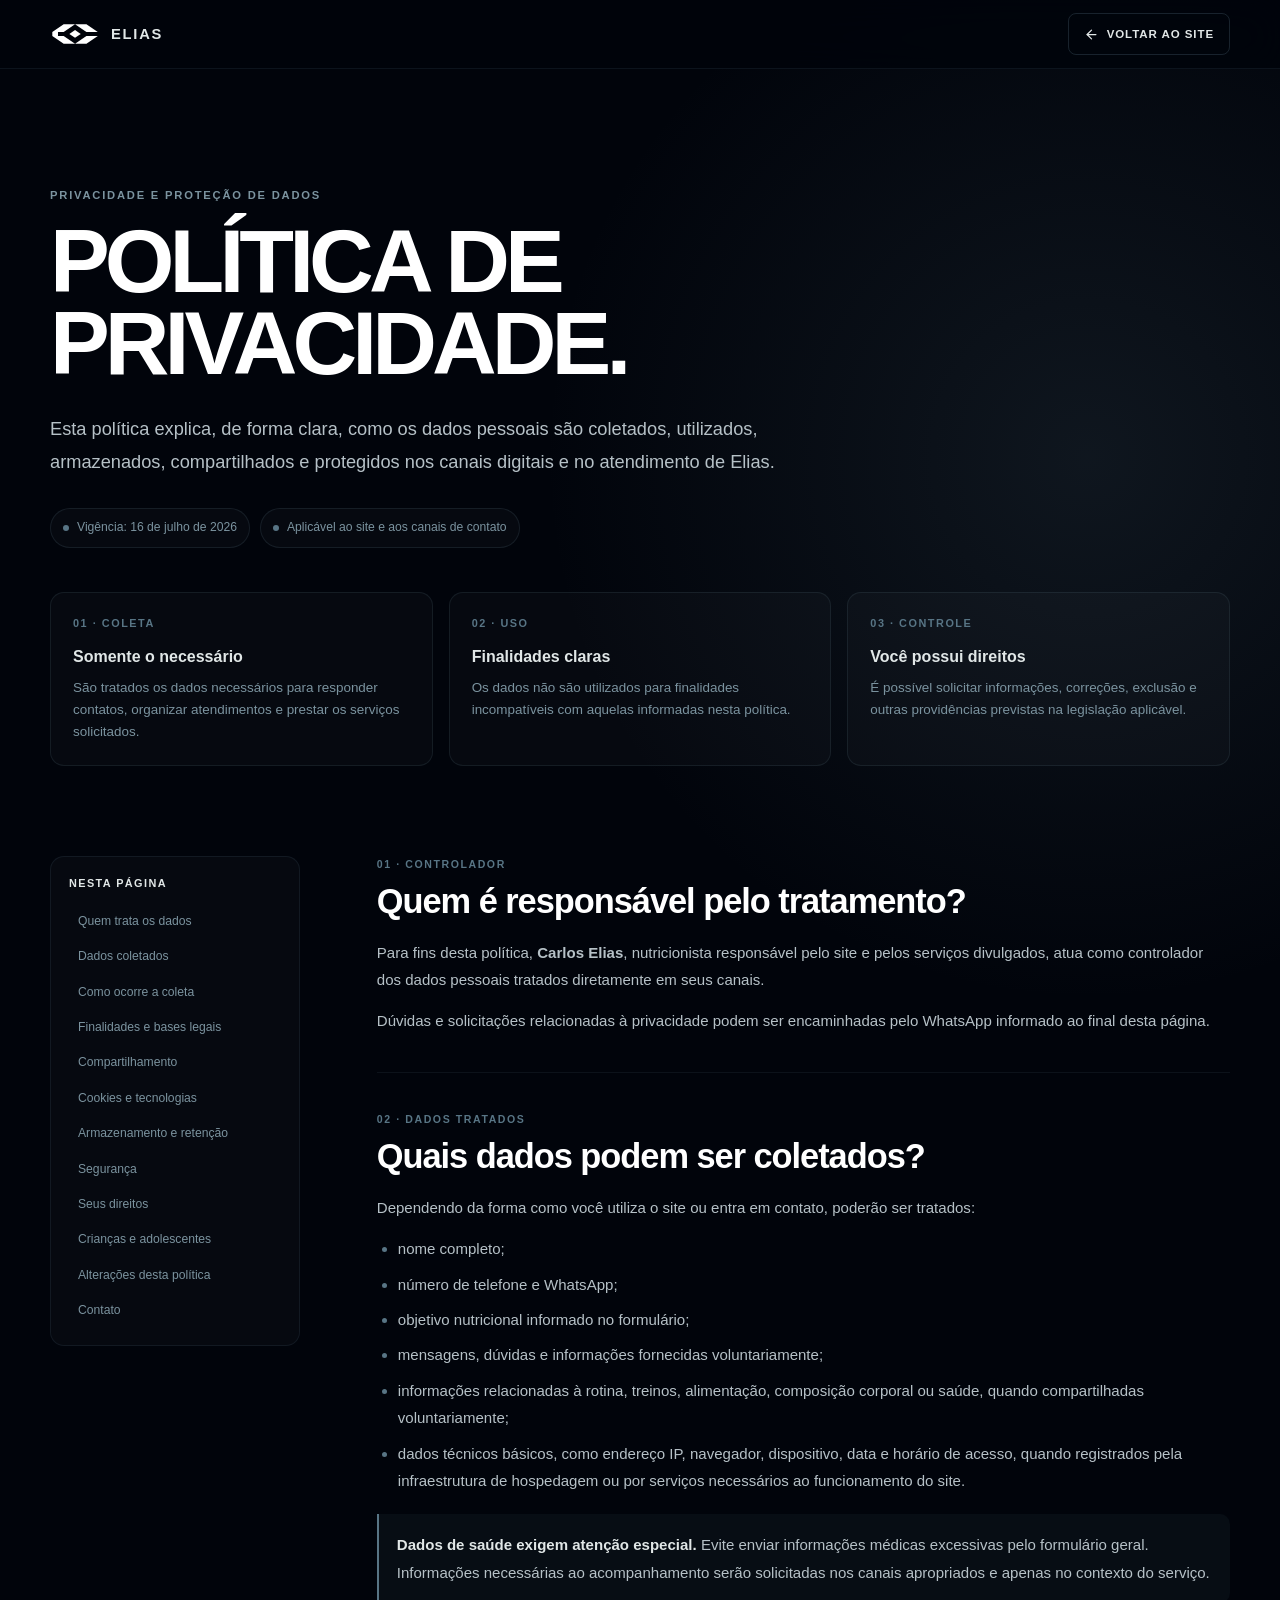
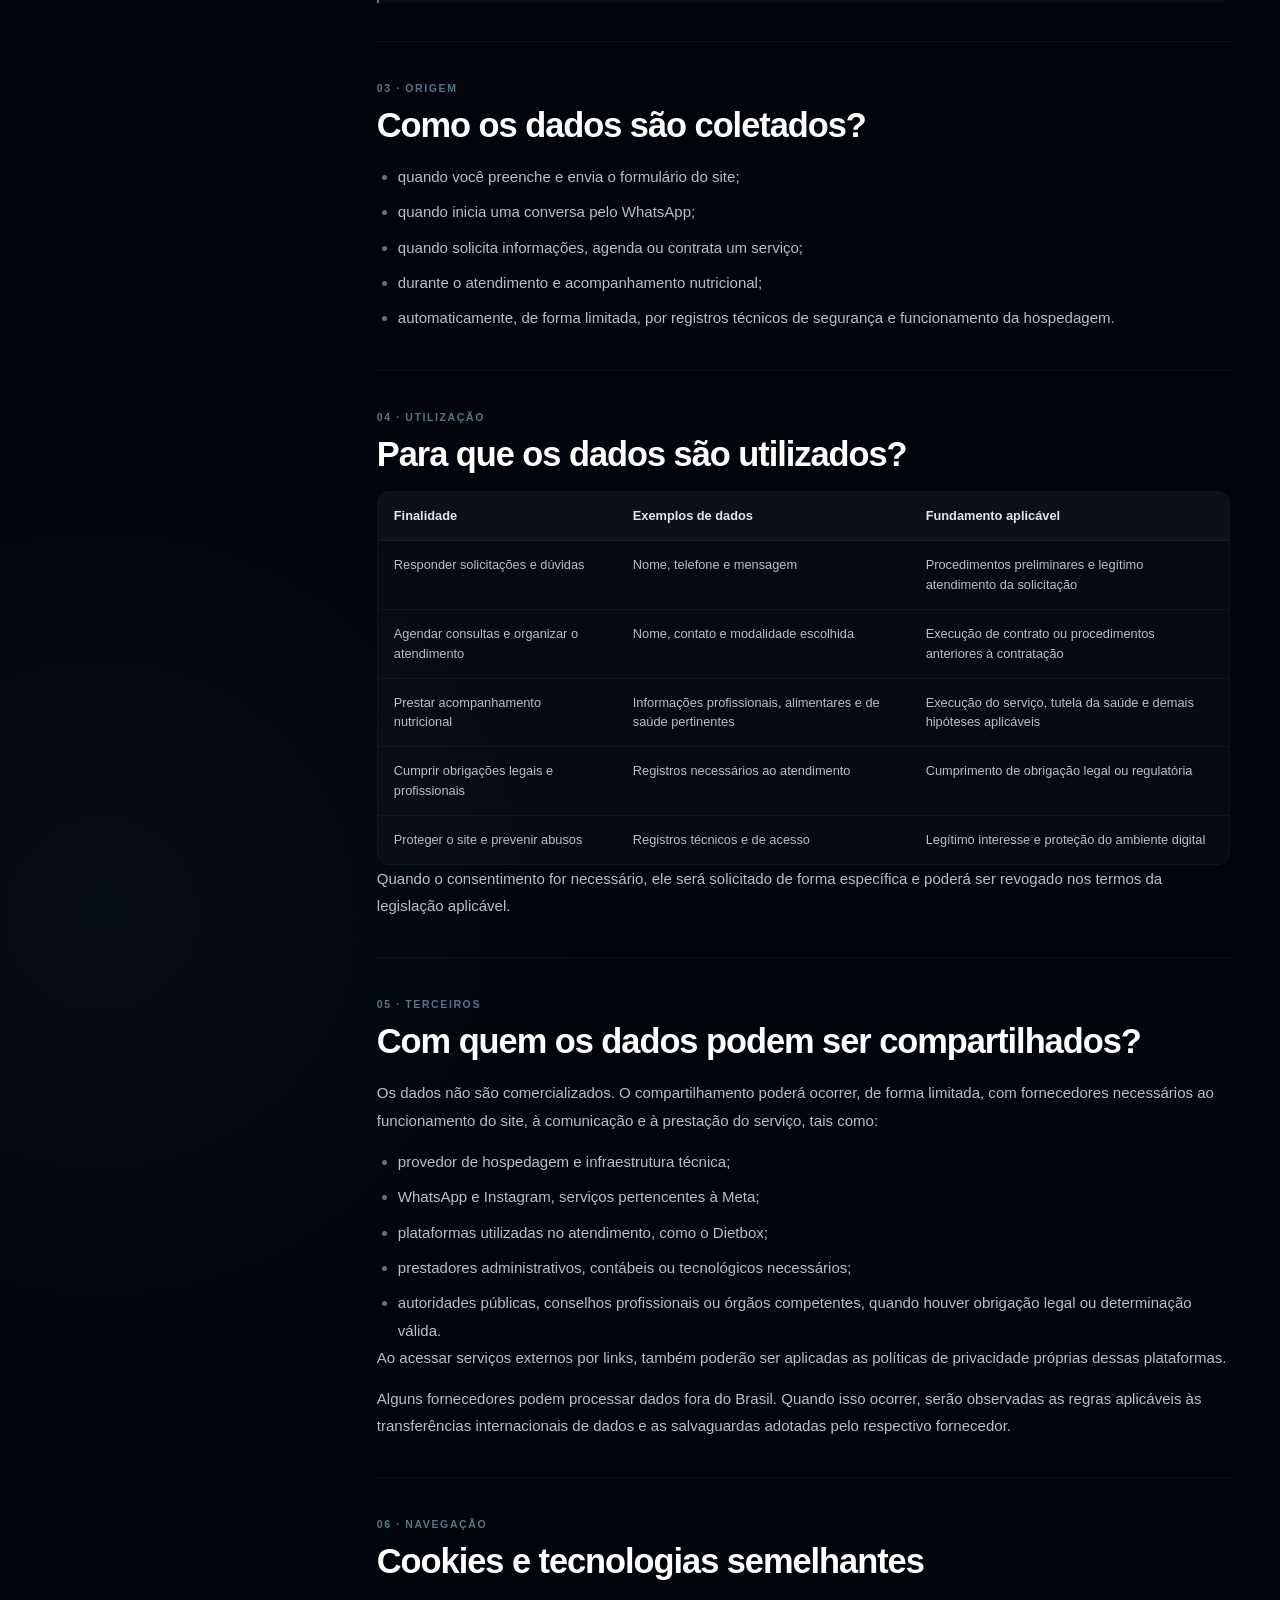
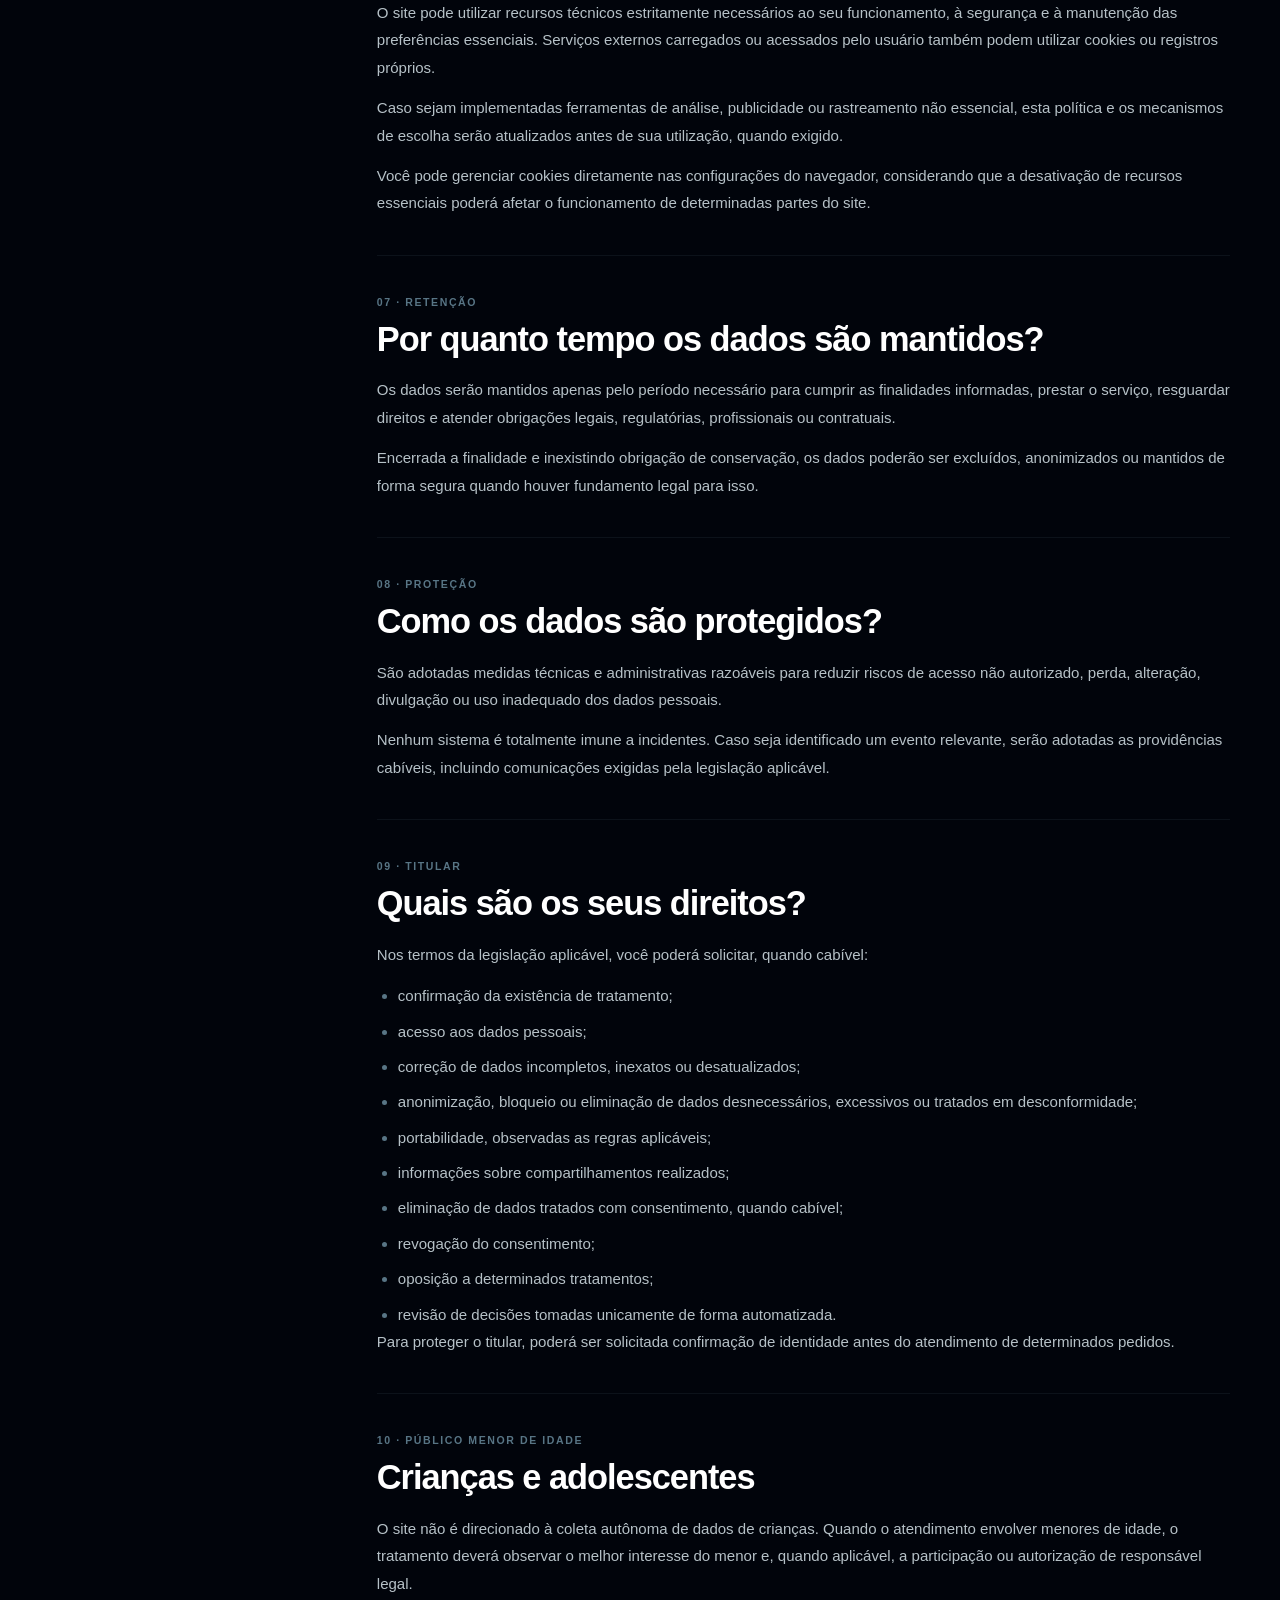
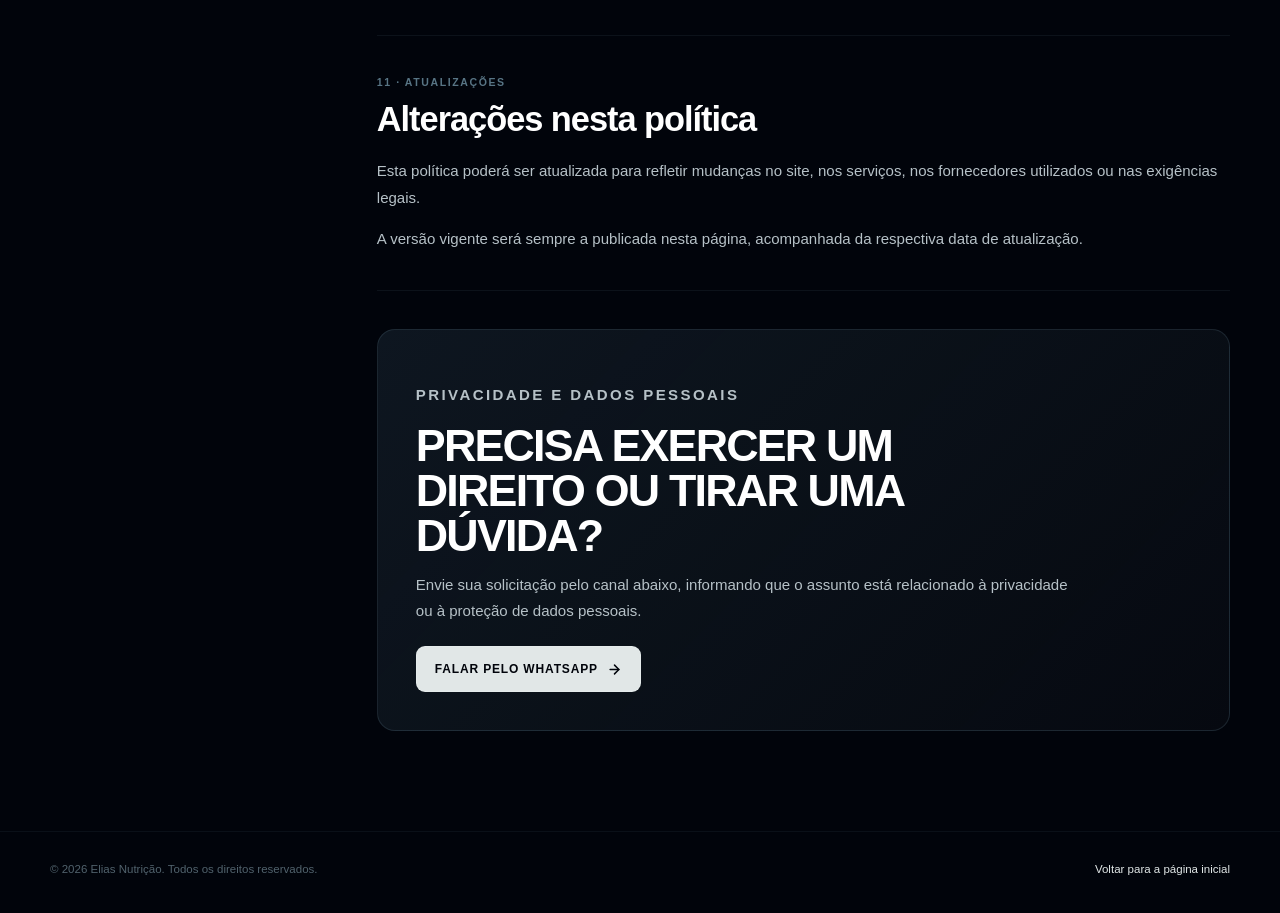
<file: privacidade.html>
<!doctype html>
<html lang="pt-BR">
<head>
  <meta charset="utf-8">
  <meta name="viewport" content="width=device-width, initial-scale=1">

  <title>Política de Privacidade — Elias</title>
  <meta
    name="description"
    content="Saiba como os dados pessoais são coletados, utilizados, armazenados e protegidos nos canais digitais de Elias."
  >
  <meta name="robots" content="noindex,nofollow">
  <meta name="theme-color" content="#01040B">

  <link rel="stylesheet" href="styles.css">

  <style>
    /* ==========================================================
       PÁGINA DE PRIVACIDADE
       Estilos isolados para não alterar o restante do site
    ========================================================== */

    body.privacy-page {
      min-height: 100vh;
      overflow-x: clip;
      background:
        radial-gradient(circle at 85% 8%, rgba(88, 117, 133, 0.16), transparent 34rem),
        radial-gradient(circle at 8% 44%, rgba(40, 59, 74, 0.16), transparent 30rem),
        var(--black);
    }

    .privacy-page a {
      color: inherit;
    }

    .privacy-nav {
      position: sticky;
      top: 0;
      z-index: 50;
      border-bottom: 1px solid rgba(88, 117, 133, 0.14);
      background: rgba(1, 4, 11, 0.84);
      backdrop-filter: blur(18px);
      -webkit-backdrop-filter: blur(18px);
    }

    .privacy-nav-inner {
      width: min(1180px, calc(100% - 40px));
      min-height: 68px;
      margin: 0 auto;

      display: flex;
      align-items: center;
      justify-content: space-between;
      gap: 20px;
    }

    .privacy-brand {
      display: inline-flex;
      align-items: center;
      gap: 11px;

      text-decoration: none;
    }

    .privacy-brand img {
      display: block;
      width: 50px;
      height: auto;
      flex: 0 0 auto;
    }

    .privacy-brand-name {
      color: var(--snow);
      font-size: 0.92rem;
      font-weight: 900;
      line-height: 1;
      letter-spacing: 0.12em;
      text-transform: uppercase;
    }

    .privacy-back {
      min-height: 42px;
      padding: 10px 15px;

      display: inline-flex;
      align-items: center;
      justify-content: center;
      gap: 8px;

      border: 1px solid rgba(88, 117, 133, 0.28);
      border-radius: 8px;

      color: var(--silver);
      font-size: 0.72rem;
      font-weight: 700;
      letter-spacing: 0.08em;
      text-decoration: none;
      text-transform: uppercase;

      transition:
        color 0.2s ease,
        border-color 0.2s ease,
        background 0.2s ease,
        transform 0.2s ease;
    }

    .privacy-back:hover {
      color: var(--white);
      border-color: rgba(182, 193, 199, 0.5);
      background: rgba(255, 255, 255, 0.04);
      transform: translateY(-1px);
    }

    .privacy-hero {
      padding: clamp(72px, 10vw, 118px) 0 54px;
    }

    .privacy-container {
      width: min(1180px, calc(100% - 40px));
      margin: 0 auto;
    }

    .privacy-kicker {
      margin-bottom: 15px;

      color: var(--mist);
      font-size: 0.7rem;
      font-weight: 700;
      letter-spacing: 0.16em;
      text-transform: uppercase;
    }

    .privacy-title {
      max-width: 820px;
      margin: 0;

      color: var(--white);
      font-size: clamp(2.45rem, 7vw, 5.6rem);
      font-weight: 900;
      line-height: 0.92;
      letter-spacing: -0.055em;
      text-transform: uppercase;
    }

    .privacy-intro {
      max-width: 740px;
      margin-top: 28px;

      color: var(--silver);
      font-size: clamp(1rem, 1.7vw, 1.14rem);
      line-height: 1.8;
    }

    .privacy-meta {
      margin-top: 30px;

      display: flex;
      flex-wrap: wrap;
      gap: 10px;
    }

    .privacy-meta-item {
      min-height: 38px;
      padding: 9px 12px;

      display: inline-flex;
      align-items: center;
      gap: 8px;

      border: 1px solid rgba(88, 117, 133, 0.18);
      border-radius: 999px;
      background: rgba(255, 255, 255, 0.025);

      color: var(--mist);
      font-size: 0.76rem;
    }

    .privacy-meta-dot {
      width: 6px;
      height: 6px;
      border-radius: 50%;
      background: var(--steel);
      flex: 0 0 auto;
    }

    .privacy-summary {
      margin-top: 44px;

      display: grid;
      grid-template-columns: repeat(3, minmax(0, 1fr));
      gap: 16px;
    }

    .privacy-summary-card {
      min-width: 0;
      padding: 22px;

      border: 1px solid rgba(88, 117, 133, 0.17);
      border-radius: 14px;
      background: rgba(255, 255, 255, 0.025);
    }

    .privacy-summary-number {
      margin-bottom: 12px;

      color: var(--steel);
      font-size: 0.68rem;
      font-weight: 800;
      letter-spacing: 0.14em;
      text-transform: uppercase;
    }

    .privacy-summary-title {
      margin-bottom: 7px;

      color: var(--snow);
      font-size: 1rem;
      font-weight: 750;
    }

    .privacy-summary-text {
      color: var(--mist);
      font-size: 0.84rem;
      line-height: 1.65;
    }

    .privacy-layout {
      padding: 36px 0 100px;

      display: grid;
      grid-template-columns: 250px minmax(0, 1fr);
      gap: clamp(36px, 6vw, 82px);
      align-items: start;
    }

    .privacy-toc {
      position: sticky;
      top: 96px;
      padding: 18px;

      border: 1px solid rgba(88, 117, 133, 0.15);
      border-radius: 14px;
      background: rgba(255, 255, 255, 0.022);
    }

    .privacy-toc-title {
      margin-bottom: 12px;

      color: var(--snow);
      font-size: 0.68rem;
      font-weight: 800;
      letter-spacing: 0.13em;
      text-transform: uppercase;
    }

    .privacy-toc-list {
      display: flex;
      flex-direction: column;
      gap: 3px;

      list-style: none;
    }

    .privacy-toc-list a {
      display: block;
      padding: 8px 9px;

      border-radius: 7px;

      color: var(--mist);
      font-size: 0.76rem;
      line-height: 1.35;
      text-decoration: none;

      transition:
        color 0.2s ease,
        background 0.2s ease;
    }

    .privacy-toc-list a:hover {
      color: var(--snow);
      background: rgba(88, 117, 133, 0.09);
    }

    .privacy-content {
      min-width: 0;
    }

    .privacy-section {
      scroll-margin-top: 100px;
      padding: 0 0 38px;
      margin-bottom: 38px;

      border-bottom: 1px solid rgba(88, 117, 133, 0.12);
    }

    .privacy-section:last-of-type {
      border-bottom: 0;
      margin-bottom: 0;
    }

    .privacy-section-number {
      display: block;
      margin-bottom: 10px;

      color: var(--steel);
      font-size: 0.66rem;
      font-weight: 800;
      letter-spacing: 0.15em;
      text-transform: uppercase;
    }

    .privacy-section h2 {
      margin: 0 0 18px;

      color: var(--white);
      font-size: clamp(1.45rem, 3vw, 2.15rem);
      font-weight: 850;
      line-height: 1.1;
      letter-spacing: -0.03em;
    }

    .privacy-section h3 {
      margin: 24px 0 9px;

      color: var(--snow);
      font-size: 1rem;
      font-weight: 750;
    }

    .privacy-section p,
    .privacy-section li {
      color: var(--silver);
      font-size: 0.94rem;
      line-height: 1.82;
    }

    .privacy-section p + p {
      margin-top: 13px;
    }

    .privacy-list {
      margin: 14px 0 0;
      padding-left: 21px;
    }

    .privacy-list li + li {
      margin-top: 8px;
    }

    .privacy-list li::marker {
      color: var(--steel);
    }

    .privacy-note {
      margin-top: 20px;
      padding: 17px 18px;

      border-left: 2px solid var(--steel);
      border-radius: 0 10px 10px 0;
      background: rgba(88, 117, 133, 0.075);
    }

    .privacy-note strong {
      color: var(--snow);
    }

    .privacy-table-wrap {
      width: 100%;
      margin-top: 18px;

      overflow-x: auto;

      border: 1px solid rgba(88, 117, 133, 0.15);
      border-radius: 12px;
    }

    .privacy-table {
      width: 100%;
      min-width: 660px;

      border-collapse: collapse;
      background: rgba(255, 255, 255, 0.018);
    }

    .privacy-table th,
    .privacy-table td {
      padding: 14px 16px;

      border-bottom: 1px solid rgba(88, 117, 133, 0.11);

      font-size: 0.8rem;
      line-height: 1.55;
      text-align: left;
      vertical-align: top;
    }

    .privacy-table th {
      color: var(--snow);
      font-weight: 750;
      background: rgba(88, 117, 133, 0.075);
    }

    .privacy-table td {
      color: var(--silver);
    }

    .privacy-table tr:last-child td {
      border-bottom: 0;
    }

    .privacy-contact-card {
      padding: clamp(24px, 5vw, 38px);

      border: 1px solid rgba(88, 117, 133, 0.24);
      border-radius: 18px;
      background:
        linear-gradient(135deg, rgba(40, 59, 74, 0.34), rgba(255, 255, 255, 0.025));
    }

    .privacy-contact-card h2 {
      max-width: 600px;
      margin: 0;

      color: var(--white);
      font-size: clamp(1.7rem, 4vw, 2.8rem);
      font-weight: 900;
      line-height: 1;
      letter-spacing: -0.04em;
      text-transform: uppercase;
    }

    .privacy-contact-card p {
      max-width: 660px;
      margin-top: 14px;

      color: var(--silver);
      font-size: 0.94rem;
      line-height: 1.75;
    }

    .privacy-contact-actions {
      margin-top: 22px;

      display: flex;
      flex-wrap: wrap;
      gap: 12px;
    }

    .privacy-contact-button {
      min-height: 46px;
      padding: 12px 18px;

      display: inline-flex;
      align-items: center;
      justify-content: center;
      gap: 9px;

      border: 1px solid rgba(255, 255, 255, 0.14);
      border-radius: 9px;
      background: var(--snow);

      color: var(--black) !important;
      font-size: 0.75rem;
      font-weight: 800;
      letter-spacing: 0.07em;
      text-decoration: none;
      text-transform: uppercase;

      transition:
        transform 0.2s ease,
        background 0.2s ease;
    }

    .privacy-contact-button:hover {
      background: var(--white);
      transform: translateY(-1px);
    }

    .privacy-footer {
      padding: 28px 0 34px;

      border-top: 1px solid rgba(88, 117, 133, 0.1);
    }

    .privacy-footer-inner {
      width: min(1180px, calc(100% - 40px));
      margin: 0 auto;

      display: flex;
      align-items: center;
      justify-content: space-between;
      gap: 20px;
    }

    .privacy-footer-copy,
    .privacy-footer-link {
      color: rgba(123, 147, 159, 0.66);
      font-size: 0.72rem;
    }

    .privacy-footer-link {
      text-decoration: none;
    }

    .privacy-footer-link:hover {
      color: var(--snow);
    }

    @media (max-width: 900px) {
      .privacy-summary {
        grid-template-columns: 1fr;
      }

      .privacy-layout {
        grid-template-columns: 1fr;
        gap: 28px;
      }

      .privacy-toc {
        position: static;
      }

      .privacy-toc-list {
        display: grid;
        grid-template-columns: repeat(2, minmax(0, 1fr));
      }
    }

    @media (max-width: 600px) {
      .privacy-nav-inner,
      .privacy-container,
      .privacy-footer-inner {
        width: min(100% - 28px, 1180px);
      }

      .privacy-nav-inner {
        min-height: 64px;
      }

      .privacy-brand img {
        width: 44px;
      }

      .privacy-brand-name {
        font-size: 0.84rem;
      }

      .privacy-back {
        width: 44px;
        padding: 10px;
      }

      .privacy-back-text {
        position: absolute;
        width: 1px;
        height: 1px;
        overflow: hidden;
        clip: rect(0, 0, 0, 0);
        white-space: nowrap;
      }

      .privacy-hero {
        padding-top: 58px;
      }

      .privacy-title {
        font-size: clamp(2.35rem, 15vw, 4rem);
      }

      .privacy-summary-card {
        padding: 19px;
      }

      .privacy-layout {
        padding-bottom: 72px;
      }

      .privacy-toc-list {
        grid-template-columns: 1fr;
      }

      .privacy-section {
        padding-bottom: 30px;
        margin-bottom: 30px;
      }

      .privacy-section p,
      .privacy-section li {
        font-size: 0.9rem;
      }

      .privacy-contact-actions,
      .privacy-contact-button {
        width: 100%;
      }

      .privacy-footer-inner {
        align-items: flex-start;
        flex-direction: column;
        gap: 8px;
      }
    }

    @media (prefers-reduced-motion: reduce) {
      .privacy-back,
      .privacy-contact-button {
        transition: none;
      }
    }
  </style>
</head>

<body class="privacy-page">
  <header class="privacy-nav">
    <div class="privacy-nav-inner">
      <a href="index.html" class="privacy-brand" aria-label="Voltar para a página inicial">
        <img
          src="assets/images/SIMBOLO-TRANSPARENTE.svg"
          alt=""
          width="50"
          height="24"
          aria-hidden="true"
        >
        <span class="privacy-brand-name">Elias</span>
      </a>

      <a href="index.html" class="privacy-back">
        <svg
          width="15"
          height="15"
          viewBox="0 0 24 24"
          fill="none"
          stroke="currentColor"
          stroke-width="2"
          stroke-linecap="round"
          stroke-linejoin="round"
          aria-hidden="true"
        >
          <path d="M19 12H5"></path>
          <path d="M12 19l-7-7 7-7"></path>
        </svg>
        <span class="privacy-back-text">Voltar ao site</span>
      </a>
    </div>
  </header>

  <main>
    <section class="privacy-hero" aria-labelledby="privacy-title">
      <div class="privacy-container">
        <p class="privacy-kicker">Privacidade e proteção de dados</p>

        <h1 id="privacy-title" class="privacy-title">
          Política de<br>Privacidade.
        </h1>

        <p class="privacy-intro">
          Esta política explica, de forma clara, como os dados pessoais são
          coletados, utilizados, armazenados, compartilhados e protegidos nos
          canais digitais e no atendimento de Elias.
        </p>

        <div class="privacy-meta" aria-label="Informações da política">
          <span class="privacy-meta-item">
            <span class="privacy-meta-dot" aria-hidden="true"></span>
            Vigência: 16 de julho de 2026
          </span>

          <span class="privacy-meta-item">
            <span class="privacy-meta-dot" aria-hidden="true"></span>
            Aplicável ao site e aos canais de contato
          </span>
        </div>

        <div class="privacy-summary" aria-label="Resumo da política">
          <article class="privacy-summary-card">
            <div class="privacy-summary-number">01 · Coleta</div>
            <h2 class="privacy-summary-title">Somente o necessário</h2>
            <p class="privacy-summary-text">
              São tratados os dados necessários para responder contatos,
              organizar atendimentos e prestar os serviços solicitados.
            </p>
          </article>

          <article class="privacy-summary-card">
            <div class="privacy-summary-number">02 · Uso</div>
            <h2 class="privacy-summary-title">Finalidades claras</h2>
            <p class="privacy-summary-text">
              Os dados não são utilizados para finalidades incompatíveis com
              aquelas informadas nesta política.
            </p>
          </article>

          <article class="privacy-summary-card">
            <div class="privacy-summary-number">03 · Controle</div>
            <h2 class="privacy-summary-title">Você possui direitos</h2>
            <p class="privacy-summary-text">
              É possível solicitar informações, correções, exclusão e outras
              providências previstas na legislação aplicável.
            </p>
          </article>
        </div>
      </div>
    </section>

    <div class="privacy-container privacy-layout">
      <aside class="privacy-toc" aria-label="Índice da política">
        <p class="privacy-toc-title">Nesta página</p>

        <ol class="privacy-toc-list">
          <li><a href="#controlador">Quem trata os dados</a></li>
          <li><a href="#dados">Dados coletados</a></li>
          <li><a href="#coleta">Como ocorre a coleta</a></li>
          <li><a href="#finalidades">Finalidades e bases legais</a></li>
          <li><a href="#compartilhamento">Compartilhamento</a></li>
          <li><a href="#cookies">Cookies e tecnologias</a></li>
          <li><a href="#armazenamento">Armazenamento e retenção</a></li>
          <li><a href="#seguranca">Segurança</a></li>
          <li><a href="#direitos">Seus direitos</a></li>
          <li><a href="#menores">Crianças e adolescentes</a></li>
          <li><a href="#alteracoes">Alterações desta política</a></li>
          <li><a href="#contato-privacidade">Contato</a></li>
        </ol>
      </aside>

      <div class="privacy-content">
        <section id="controlador" class="privacy-section">
          <span class="privacy-section-number">01 · Controlador</span>
          <h2>Quem é responsável pelo tratamento?</h2>

          <p>
            Para fins desta política, <strong>Carlos Elias</strong>, nutricionista
            responsável pelo site e pelos serviços divulgados, atua como
            controlador dos dados pessoais tratados diretamente em seus canais.
          </p>

          <p>
            Dúvidas e solicitações relacionadas à privacidade podem ser encaminhadas
            pelo WhatsApp informado ao final desta página.
          </p>
        </section>

        <section id="dados" class="privacy-section">
          <span class="privacy-section-number">02 · Dados tratados</span>
          <h2>Quais dados podem ser coletados?</h2>

          <p>
            Dependendo da forma como você utiliza o site ou entra em contato,
            poderão ser tratados:
          </p>

          <ul class="privacy-list">
            <li>nome completo;</li>
            <li>número de telefone e WhatsApp;</li>
            <li>objetivo nutricional informado no formulário;</li>
            <li>mensagens, dúvidas e informações fornecidas voluntariamente;</li>
            <li>
              informações relacionadas à rotina, treinos, alimentação, composição
              corporal ou saúde, quando compartilhadas voluntariamente;
            </li>
            <li>
              dados técnicos básicos, como endereço IP, navegador, dispositivo,
              data e horário de acesso, quando registrados pela infraestrutura de
              hospedagem ou por serviços necessários ao funcionamento do site.
            </li>
          </ul>

          <div class="privacy-note">
            <p>
              <strong>Dados de saúde exigem atenção especial.</strong>
              Evite enviar informações médicas excessivas pelo formulário geral.
              Informações necessárias ao acompanhamento serão solicitadas nos
              canais apropriados e apenas no contexto do serviço.
            </p>
          </div>
        </section>

        <section id="coleta" class="privacy-section">
          <span class="privacy-section-number">03 · Origem</span>
          <h2>Como os dados são coletados?</h2>

          <ul class="privacy-list">
            <li>quando você preenche e envia o formulário do site;</li>
            <li>quando inicia uma conversa pelo WhatsApp;</li>
            <li>quando solicita informações, agenda ou contrata um serviço;</li>
            <li>durante o atendimento e acompanhamento nutricional;</li>
            <li>
              automaticamente, de forma limitada, por registros técnicos de
              segurança e funcionamento da hospedagem.
            </li>
          </ul>
        </section>

        <section id="finalidades" class="privacy-section">
          <span class="privacy-section-number">04 · Utilização</span>
          <h2>Para que os dados são utilizados?</h2>

          <div class="privacy-table-wrap">
            <table class="privacy-table">
              <thead>
                <tr>
                  <th>Finalidade</th>
                  <th>Exemplos de dados</th>
                  <th>Fundamento aplicável</th>
                </tr>
              </thead>
              <tbody>
                <tr>
                  <td>Responder solicitações e dúvidas</td>
                  <td>Nome, telefone e mensagem</td>
                  <td>Procedimentos preliminares e legítimo atendimento da solicitação</td>
                </tr>
                <tr>
                  <td>Agendar consultas e organizar o atendimento</td>
                  <td>Nome, contato e modalidade escolhida</td>
                  <td>Execução de contrato ou procedimentos anteriores à contratação</td>
                </tr>
                <tr>
                  <td>Prestar acompanhamento nutricional</td>
                  <td>Informações profissionais, alimentares e de saúde pertinentes</td>
                  <td>Execução do serviço, tutela da saúde e demais hipóteses aplicáveis</td>
                </tr>
                <tr>
                  <td>Cumprir obrigações legais e profissionais</td>
                  <td>Registros necessários ao atendimento</td>
                  <td>Cumprimento de obrigação legal ou regulatória</td>
                </tr>
                <tr>
                  <td>Proteger o site e prevenir abusos</td>
                  <td>Registros técnicos e de acesso</td>
                  <td>Legítimo interesse e proteção do ambiente digital</td>
                </tr>
              </tbody>
            </table>
          </div>

          <p>
            Quando o consentimento for necessário, ele será solicitado de forma
            específica e poderá ser revogado nos termos da legislação aplicável.
          </p>
        </section>

        <section id="compartilhamento" class="privacy-section">
          <span class="privacy-section-number">05 · Terceiros</span>
          <h2>Com quem os dados podem ser compartilhados?</h2>

          <p>
            Os dados não são comercializados. O compartilhamento poderá ocorrer,
            de forma limitada, com fornecedores necessários ao funcionamento do
            site, à comunicação e à prestação do serviço, tais como:
          </p>

          <ul class="privacy-list">
            <li>provedor de hospedagem e infraestrutura técnica;</li>
            <li>WhatsApp e Instagram, serviços pertencentes à Meta;</li>
            <li>plataformas utilizadas no atendimento, como o Dietbox;</li>
            <li>prestadores administrativos, contábeis ou tecnológicos necessários;</li>
            <li>
              autoridades públicas, conselhos profissionais ou órgãos competentes,
              quando houver obrigação legal ou determinação válida.
            </li>
          </ul>

          <p>
            Ao acessar serviços externos por links, também poderão ser aplicadas as
            políticas de privacidade próprias dessas plataformas.
          </p>

          <p>
            Alguns fornecedores podem processar dados fora do Brasil. Quando isso
            ocorrer, serão observadas as regras aplicáveis às transferências
            internacionais de dados e as salvaguardas adotadas pelo respectivo
            fornecedor.
          </p>
        </section>

        <section id="cookies" class="privacy-section">
          <span class="privacy-section-number">06 · Navegação</span>
          <h2>Cookies e tecnologias semelhantes</h2>

          <p>
            O site pode utilizar recursos técnicos estritamente necessários ao seu
            funcionamento, à segurança e à manutenção das preferências essenciais.
            Serviços externos carregados ou acessados pelo usuário também podem
            utilizar cookies ou registros próprios.
          </p>

          <p>
            Caso sejam implementadas ferramentas de análise, publicidade ou
            rastreamento não essencial, esta política e os mecanismos de escolha
            serão atualizados antes de sua utilização, quando exigido.
          </p>

          <p>
            Você pode gerenciar cookies diretamente nas configurações do navegador,
            considerando que a desativação de recursos essenciais poderá afetar o
            funcionamento de determinadas partes do site.
          </p>
        </section>

        <section id="armazenamento" class="privacy-section">
          <span class="privacy-section-number">07 · Retenção</span>
          <h2>Por quanto tempo os dados são mantidos?</h2>

          <p>
            Os dados serão mantidos apenas pelo período necessário para cumprir as
            finalidades informadas, prestar o serviço, resguardar direitos e atender
            obrigações legais, regulatórias, profissionais ou contratuais.
          </p>

          <p>
            Encerrada a finalidade e inexistindo obrigação de conservação, os dados
            poderão ser excluídos, anonimizados ou mantidos de forma segura quando
            houver fundamento legal para isso.
          </p>
        </section>

        <section id="seguranca" class="privacy-section">
          <span class="privacy-section-number">08 · Proteção</span>
          <h2>Como os dados são protegidos?</h2>

          <p>
            São adotadas medidas técnicas e administrativas razoáveis para reduzir
            riscos de acesso não autorizado, perda, alteração, divulgação ou uso
            inadequado dos dados pessoais.
          </p>

          <p>
            Nenhum sistema é totalmente imune a incidentes. Caso seja identificado
            um evento relevante, serão adotadas as providências cabíveis, incluindo
            comunicações exigidas pela legislação aplicável.
          </p>
        </section>

        <section id="direitos" class="privacy-section">
          <span class="privacy-section-number">09 · Titular</span>
          <h2>Quais são os seus direitos?</h2>

          <p>
            Nos termos da legislação aplicável, você poderá solicitar, quando
            cabível:
          </p>

          <ul class="privacy-list">
            <li>confirmação da existência de tratamento;</li>
            <li>acesso aos dados pessoais;</li>
            <li>correção de dados incompletos, inexatos ou desatualizados;</li>
            <li>
              anonimização, bloqueio ou eliminação de dados desnecessários,
              excessivos ou tratados em desconformidade;
            </li>
            <li>portabilidade, observadas as regras aplicáveis;</li>
            <li>informações sobre compartilhamentos realizados;</li>
            <li>eliminação de dados tratados com consentimento, quando cabível;</li>
            <li>revogação do consentimento;</li>
            <li>oposição a determinados tratamentos;</li>
            <li>revisão de decisões tomadas unicamente de forma automatizada.</li>
          </ul>

          <p>
            Para proteger o titular, poderá ser solicitada confirmação de identidade
            antes do atendimento de determinados pedidos.
          </p>
        </section>

        <section id="menores" class="privacy-section">
          <span class="privacy-section-number">10 · Público menor de idade</span>
          <h2>Crianças e adolescentes</h2>

          <p>
            O site não é direcionado à coleta autônoma de dados de crianças. Quando
            o atendimento envolver menores de idade, o tratamento deverá observar
            o melhor interesse do menor e, quando aplicável, a participação ou
            autorização de responsável legal.
          </p>
        </section>

        <section id="alteracoes" class="privacy-section">
          <span class="privacy-section-number">11 · Atualizações</span>
          <h2>Alterações nesta política</h2>

          <p>
            Esta política poderá ser atualizada para refletir mudanças no site, nos
            serviços, nos fornecedores utilizados ou nas exigências legais.
          </p>

          <p>
            A versão vigente será sempre a publicada nesta página, acompanhada da
            respectiva data de atualização.
          </p>
        </section>

        <section id="contato-privacidade" class="privacy-contact-card">
          <p class="privacy-kicker">Privacidade e dados pessoais</p>

          <h2>Precisa exercer um direito ou tirar uma dúvida?</h2>

          <p>
            Envie sua solicitação pelo canal abaixo, informando que o assunto está
            relacionado à privacidade ou à proteção de dados pessoais.
          </p>

          <div class="privacy-contact-actions">
            <a
              class="privacy-contact-button"
              href="https://wa.me/5585996639595?text=Ol%C3%A1%20Elias%2C%20gostaria%20de%20falar%20sobre%20privacidade%20e%20prote%C3%A7%C3%A3o%20de%20dados."
              target="_blank"
              rel="noopener"
            >
              Falar pelo WhatsApp
              <svg
                width="15"
                height="15"
                viewBox="0 0 24 24"
                fill="none"
                stroke="currentColor"
                stroke-width="2.4"
                stroke-linecap="round"
                stroke-linejoin="round"
                aria-hidden="true"
              >
                <path d="M5 12h14"></path>
                <path d="M12 5l7 7-7 7"></path>
              </svg>
            </a>
          </div>
        </section>
      </div>
    </div>
  </main>

  <footer class="privacy-footer">
    <div class="privacy-footer-inner">
      <p class="privacy-footer-copy">
        © 2026 Elias Nutrição. Todos os direitos reservados.
      </p>

      <a href="index.html" class="privacy-footer-link">
        Voltar para a página inicial
      </a>
    </div>
  </footer>
</body>
</html>
</file>
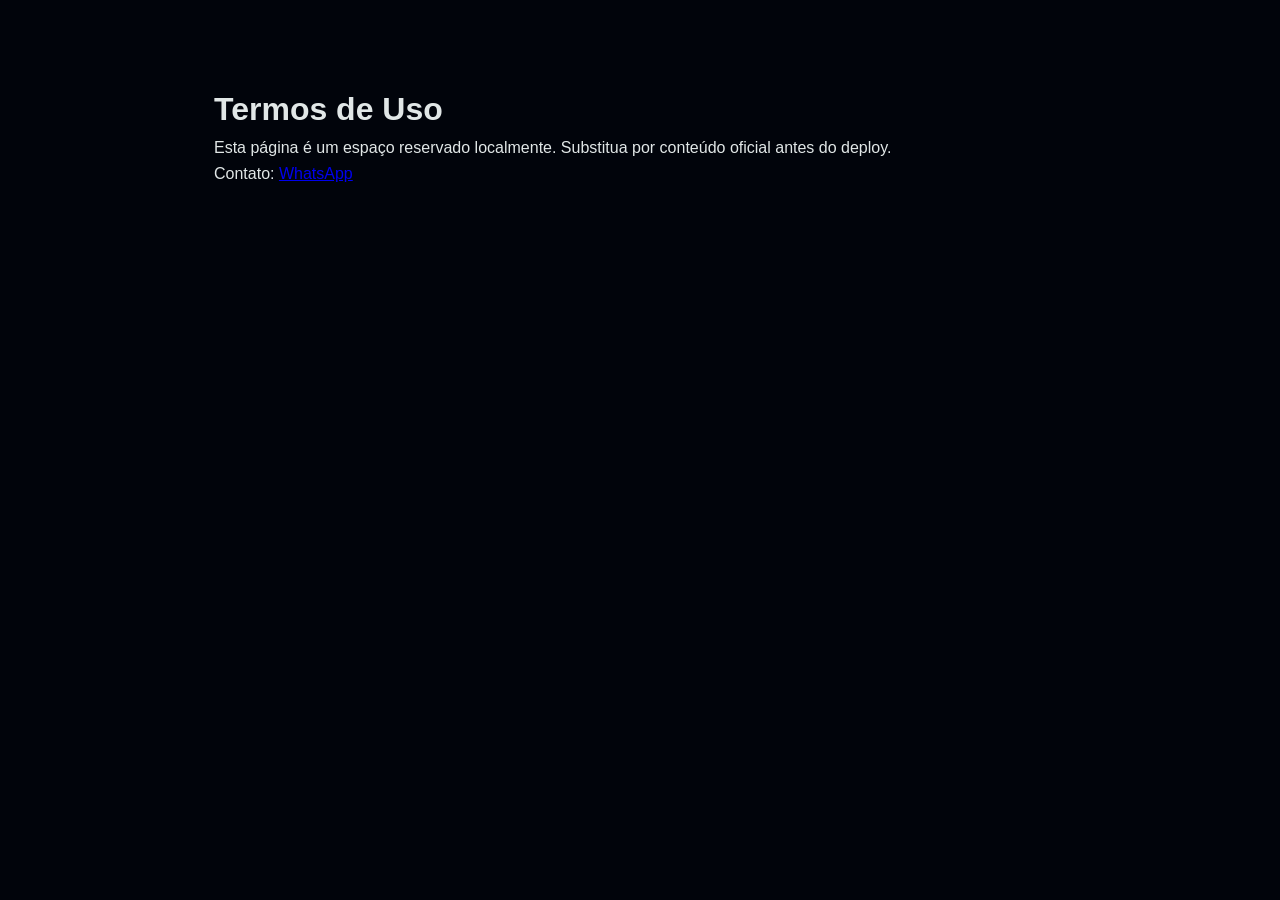
<file: termos.html>
<!doctype html>
<html lang="pt-BR">
<head>
  <meta charset="utf-8">
  <meta name="viewport" content="width=device-width,initial-scale=1">
  <title>Termos de Uso — Carlos Elias</title>
  <meta name="robots" content="noindex,nofollow">
  <link rel="stylesheet" href="styles.css">
</head>
<body>
  <main style="max-width:900px;margin:60px auto;padding:24px">
    <h1>Termos de Uso</h1>
    <p>Esta página é um espaço reservado localmente. Substitua por conteúdo oficial antes do deploy.</p>
    <p>Contato: <a href="https://wa.me/5585996639595">WhatsApp</a></p>
  </main>
</body>
</html>
</file>
<file: styles.css>
﻿:root {
  --black: #01040B;
  --navy: #283B4A;
  --steel: #587585;
  --mist: #7B939F;
  --silver: #B6C1C7;
  --snow: #E1E7E7;
  --white: #FFFFFF;
  --gold: #d1b072;
  --green-wa: #25D366;
  --font: 'Inter', sans-serif;
  --radius: 12px;
  --radius-sm: 8px;
  --transition: 0.35s cubic-bezier(0.4, 0, 0.2, 1);
}

*, *::before, *::after { box-sizing: border-box; margin: 0; padding: 0; }

html { scroll-behavior: smooth; font-size: 16px; }

body {
  font-family: var(--font);
  background: var(--black);
  color: var(--snow);
  line-height: 1.6;
  -webkit-font-smoothing: antialiased;
}
html {
  /* allow natural overflow; layout fixes applied to address root causes */
}

/* ── ACCESSIBILITY: focus-visible and reduced-motion */
a:focus-visible,
button:focus-visible,
[role="button"]:focus-visible,
input:focus-visible,
textarea:focus-visible,
select:focus-visible {
  outline: 2px solid rgba(225, 231, 231, 0.85);
  outline-offset: 3px;
}

@media (prefers-reduced-motion: reduce) {
  html {
    scroll-behavior: auto;
  }
  *, *::before, *::after {
    animation-duration: 0.001ms !important;
    animation-iteration-count: 1 !important;
    transition-duration: 0.001ms !important;
  }
}


/* ─── TIPOGRAFIA ─── */
.t-display {
  font-family: var(--font);
  font-weight: 900;
  letter-spacing: -0.04em;
  line-height: 0.92;
  text-transform: uppercase;
  font-stretch: condensed;
}
.t-headline { font-weight: 900; letter-spacing: -0.03em; line-height: 1.0; text-transform: uppercase; }
.t-label { font-weight: 500; letter-spacing: 0.12em; text-transform: uppercase; font-size: 0.72rem; color: var(--mist); }
.t-body { font-weight: 400; line-height: 1.7; color: var(--silver); }
.t-caption { font-size: 0.8rem; color: var(--mist); font-weight: 400; }

/* ─── LAYOUT ─── */
.container { max-width: 1200px; margin: 0 auto; padding: 0 24px; }
.section { padding: 96px 0; }
.section-sm { padding: 64px 0; }

/* ─── GLASS ─── */
.glass {
  background: rgba(255,255,255,0.03);
  border: 1px solid rgba(88,117,133,0.18);
  backdrop-filter: blur(12px);
  -webkit-backdrop-filter: blur(12px);
  transition: border-color 0.35s ease, background 0.35s ease;
}
.glass:hover {
  border-color: rgba(88,117,133,0.32);
  background: rgba(255,255,255,0.05);
}
.glass-strong {
  background: rgba(40,59,74,0.12);
  border: 1px solid rgba(88,117,133,0.25);
  backdrop-filter: blur(20px);
  -webkit-backdrop-filter: blur(20px);
}

/* ─── BOTÕES ─── */
.btn {
  display: inline-flex; align-items: center; gap: 8px;
  padding: 14px 28px;
  border-radius: 6px;
  font-family: var(--font);
  font-weight: 600;
  font-size: 0.875rem;
  letter-spacing: 0.04em;
  text-transform: uppercase;
  text-decoration: none;
  cursor: pointer;
  border: none;
  transition: var(--transition);
  white-space: nowrap;
}
.btn-primary {
  background: var(--snow);
  color: var(--black);
}
.btn-primary:hover { background: var(--white); transform: translateY(-1px); box-shadow: 0 8px 32px rgba(225,231,231,0.15); }
.btn-secondary {
  background: transparent;
  color: var(--snow);
  border: 1px solid rgba(88,117,133,0.4);
}
.btn-secondary:hover { border-color: var(--mist); background: rgba(88,117,133,0.08); transform: translateY(-1px); }
.btn-wa {
  background: var(--green-wa);
  color: var(--white);
}
.btn-wa:hover { background: #1db954; transform: translateY(-1px); box-shadow: 0 8px 32px rgba(37,211,102,0.2); }
.btn-sm { padding: 10px 20px; font-size: 0.8rem; }

/* ─── NAVBAR ─── */
#navbar {
  position: fixed; top: 0; left: 0; right: 0; z-index: 100;
  padding: 0 24px;
  transition: var(--transition);
}
#navbar.scrolled {
  background: rgba(1,4,11,0.85);
  backdrop-filter: blur(20px);
  -webkit-backdrop-filter: blur(20px);
  border-bottom: 1px solid rgba(88,117,133,0.15);
}
.nav-inner {
  max-width: 1200px; margin: 0 auto;
  display: flex; align-items: center; justify-content: space-between;
  height: 68px;
}
.nav-logo {
  display: flex;
  align-items: center;
  flex: 0 0 auto;
  text-decoration: none;
}

/* Marca oficial "ELIAS" usada na navbar e no rodapé */
.brand-logo {
  display: block;
  width: auto;
  max-width: 100%;
  height: auto;
  flex: 0 0 auto;
  object-fit: contain;

  /*
    O SVG oficial possui fundo preto.
    O modo screen integra o preto ao fundo da página e preserva
    o lettering branco, inclusive quando a navbar está transparente.
  */
  mix-blend-mode: screen;
}

.brand-logo--nav {
  width: 165px;
  height: auto;
}
.nav-links {
  display: flex; align-items: center; gap: 32px;
  list-style: none;
}
.nav-links a {
  text-decoration: none;
  color: var(--mist);
  font-size: 0.8rem;
  font-weight: 500;
  letter-spacing: 0.06em;
  text-transform: uppercase;
  transition: color var(--transition);
}
.nav-links a:hover { color: var(--snow); }
.nav-cta { display: flex; align-items: center; gap: 12px; }
.hamburger { display: none; flex-direction: column; gap: 5px; cursor: pointer; padding: 4px; background: none; border: none; }
.hamburger span { display: block; width: 22px; height: 1.5px; background: var(--snow); transition: var(--transition); }
.mobile-menu {
  display: none;
  position: fixed; top: 68px; left: 0; right: 0; z-index: 99;
  background: rgba(1,4,11,0.97);
  backdrop-filter: blur(20px);
  padding: 24px;
  border-bottom: 1px solid rgba(88,117,133,0.2);
  flex-direction: column; gap: 20px;
}
.mobile-menu.open { display: flex; }
.mobile-menu a { color: var(--snow); text-decoration: none; font-weight: 500; font-size: 1rem; letter-spacing: 0.04em; text-transform: uppercase; padding: 12px 0; border-bottom: 1px solid rgba(88,117,133,0.1); }


@media (max-width: 768px) {
  .brand-logo--nav {
    width: 150px;
  }

  .brand-logo--footer {
    width: 185px;
  }
}

@media (max-width: 360px) {
  .brand-logo--nav {
    width: 138px;
  }

  .brand-logo--footer {
    width: 170px;
  }
}

@media (max-width: 1024px) {
  .nav-links,
  .nav-cta { display: none !important; }
  .hamburger { display: flex; }
  .nav-inner { justify-content: space-between; gap: 12px; }
}

/* ─── HERO ─── */
#hero {
  min-height: 100vh;
  display: flex;
  align-items: flex-end;
  position: relative;
  overflow: hidden;
  padding-top: 68px; /* base: reserve navbar space */
  background: var(--black);
}
.hero-photo {
  position: absolute;
  inset: 0;
  z-index: 0;
}
.hero-photo img {
  width: 100%;
  height: 100%;
  object-fit: cover;
  object-position: 35% 54%;  /* rosto levemente à esquerda do centro */
  display: block;
}
/* Degradê esquerda: texto legível sem apagar o rosto */
.hero-overlay-left {
  position: absolute; inset: 0; z-index: 1;
  background: linear-gradient(
    270deg,
    rgba(1,4,11,0.96) 0%,
    rgba(1,4,11,0.85) 25%,
    rgba(1,4,11,0.50) 52%,
    rgba(1,4,11,0.12) 72%,
    transparent 100%
  );
  pointer-events: none;
}
/* Degradê inferior: ancora stats */
.hero-overlay-bottom {
  position: absolute; inset: 0; z-index: 1;
  background: linear-gradient(to top,
    rgba(1,4,11,0.95) 0%,
    rgba(1,4,11,0.40) 18%,
    transparent 45%
  );
  pointer-events: none;
}
.hero-credential {
  position: absolute; top: 96px; left: 32px; z-index: 3;
  padding: 10px 16px; border-radius: 8px;
  border: 1px solid rgba(88,117,133,0.20);
  background: rgba(1,4,11,0.55);
  backdrop-filter: blur(16px);
  -webkit-backdrop-filter: blur(16px);
  text-align: left;
  opacity: 0;
  animation: wordmark-rise 0.7s ease 1.2s forwards;
}
.hero-cred-tag  { font-size: 0.6rem; color: var(--mist); text-transform: uppercase; letter-spacing: 0.12em; }
.hero-cred-name { font-size: 0.85rem; font-weight: 700; color: var(--snow); margin-top: 3px; }
.hero-cred-crn  { font-size: 0.62rem; color: var(--steel); margin-top: 2px; }
.hero-inner {
  position: relative; z-index: 2;
  width: 100%; padding-bottom: 80px;
  display: flex;
  justify-content: flex-end;  /* conteúdo à direita */
}
.hero-content {
  max-width: 560px;
  width: 100%;
}
/* Animação de entrada: cada elemento vem da direita */
.hero-content .hero-eyebrow { opacity: 0; transform: translateX(32px); }
.hero-content .hero-title   { opacity: 0; transform: translateX(40px); }
.hero-content .hero-sub     { opacity: 0; transform: translateX(32px); }
.hero-content .hero-actions { opacity: 0; transform: translateX(24px); }
.hero-content .hero-stats   { opacity: 0; transform: translateX(24px); }
/* Estado animado — adicionado via JS após load */
.hero-content.hero-animated .hero-eyebrow {
  opacity: 1; transform: translateX(0);
  transition: opacity 0.6s ease 0.1s, transform 0.7s cubic-bezier(0.34,1.2,0.64,1) 0.1s;
}
.hero-content.hero-animated .hero-title {
  opacity: 1; transform: translateX(0);
  transition: opacity 0.7s ease 0.25s, transform 0.8s cubic-bezier(0.34,1.15,0.64,1) 0.25s;
}
.hero-content.hero-animated .hero-sub {
  opacity: 1; transform: translateX(0);
  transition: opacity 0.65s ease 0.45s, transform 0.75s cubic-bezier(0.34,1.1,0.64,1) 0.45s;
}
.hero-content.hero-animated .hero-actions {
  opacity: 1; transform: translateX(0);
  transition: opacity 0.6s ease 0.6s, transform 0.7s cubic-bezier(0.34,1.1,0.64,1) 0.6s;
}
.hero-content.hero-animated .hero-stats {
  opacity: 1; transform: translateX(0);
  transition: opacity 0.6s ease 0.75s, transform 0.7s cubic-bezier(0.34,1.1,0.64,1) 0.75s;
}

/* Desktop two-column hero layout */
@media (min-width: 1024px) {
  /* Desktop: add a bit more top offset to clear fixed navbar */
  #hero { min-height: 82vh; padding-top: 92px; }
  .hero-inner.hero-grid {
    display: grid;
    /* photo maior para presença premium: favor photo 58% / text 42% */
    grid-template-columns: 58% 42%;
    gap: 20px; /* aproximar foto e texto */
    align-items: start;
    justify-content: center;
    padding-bottom: 70px;
  }
  .hero-col-photo { position: relative; z-index: 1; }
    .hero-photo {
      position: relative;
      /* aumentar levemente a altura útil da foto sem cortar demais */
      height: calc(88vh - 160px);
      overflow: hidden;
      border-radius: 14px;
      box-shadow: 0 34px 90px rgba(1,4,11,0.66);
    }
  .hero-photo img {
    width:100%; height:100%; object-fit:cover;
    /* enquadramento levemente à esquerda com rosto centralizado e sem corte incômodo */
    object-position: 30% 52%; display:block;
    transform: scale(1.02);
  }
  /* place credential as badge over photo bottom-left */
  .hero-credential { position: absolute; left: 20px; bottom: 20px; top: auto; opacity: 1; z-index: 5; }
  .hero-col-content { padding: 8px 0 8px 12px; }
  .hero-content { max-width: 680px; }
  .hero-sub { max-width: 560px; }
  .hero-actions { margin-top: 8px; }
  .hero-stats { margin-top: 18px; }
}

/* Hero benefit chips and specialties */
.hero-benefits { display:flex; gap:10px; flex-wrap:wrap; margin-top:18px; }
.benefit-chip {
  display:inline-block; padding:8px 12px; border-radius:999px;
  background: rgba(255,255,255,0.03); border:1px solid rgba(88,117,133,0.12);
  color: var(--snow); font-size:0.85rem; font-weight:600;
}

/* Specialties line under photo (desktop only) */
.hero-specialties { display:none; margin-top:14px; gap:12px; color:var(--mist); font-size:0.85rem; }
.hero-specialties span { margin-right:12px; padding:6px 0; opacity:0.9 }

@media (min-width:1024px) {
  .hero-actions { flex-wrap: nowrap; align-items: center; }
  .hero-benefits { margin-top:12px; flex-wrap: nowrap; align-items: center; }
  /* hide specialties: causes visual noise and misalignment */
  .hero-specialties { display: none !important; }
}

@media (max-width:1024px) {
  .hero-credential,
  .hero-specialties {
    display: none !important;
    opacity: 0 !important;
    visibility: hidden !important;
    width: 0 !important;
    height: 0 !important;
  }
}

@media (max-width:1023px) {
  .hero-benefits { justify-content:flex-start; }
  .hero-specialties { display:none; }
}

/* Ensure no horizontal scroll on small viewports when switching */
@media (max-width: 1023px) {
  #hero {
    padding-top: 92px;
    width: 100%;
    overflow: hidden;
  }
  .hero-inner {
    display: grid;
    grid-template-columns: 1fr;
    gap: 28px;
    min-width: 0;
    align-items: flex-start;
  }
  .hero-col-photo,
  .hero-col-content,
  .hero-actions,
  .hero-stats,
  .hero-content {
    min-width: 0;
  }
  .hero-col-photo {
    position: relative;
    width: 100%;
    min-width: 0;
    min-height: 520px;
  }
  .hero-col-photo .hero-photo {
    position: absolute;
    inset: 0;
    z-index: 0;
    width: 100%;
    height: 100%;
  }
  .hero-col-photo .hero-photo img,
  .hero-col-photo,
  .hero-inner,
  .hero-content,
  .hero-actions,
  .hero-stats {
    min-width: 0;
  }
  .hero-content {
    position: relative;
    z-index: 2;
    max-width: 100%;
    padding: 0 16px;
  }
  .hero-sub {
    max-width: 100%;
  }
  .hero-actions {
    width: 100%;
    gap: 12px;
    justify-content: flex-start;
  }
  .hero-actions a {
    flex: 1 1 100%;
    min-width: 0;
    max-width: 100%;
  }
  .hero-stats {
    flex-wrap: wrap;
    gap: 14px;
    justify-content: flex-start;
  }
  .hero-stats > div {
    min-width: 0;
    flex: 1 1 120px;
  }
  .hero-credential {
    display: none !important;
    opacity: 0 !important;
    width: 0 !important;
    height: 0 !important;
    visibility: hidden !important;
  }
  .hero-specialties {
    display: none !important;
  }
  .wa-float {
    width: 52px;
    height: 52px;
    right: 18px;
    bottom: 18px;
  }
}
.hero-eyebrow { display: inline-flex; align-items: center; gap: 8px; margin-bottom: 24px; }
.hero-eyebrow-dot { width: 6px; height: 6px; border-radius: 50%; background: var(--steel); flex-shrink: 0; }
.hero-title {
  font-size: clamp(52px, 6.5vw, 86px);
  margin-bottom: 20px; color: var(--white);
  text-shadow: 0 2px 32px rgba(1,4,11,0.6);
  line-height: 0.95;
}
.hero-title span { color: var(--silver); }
.hero-sub {
  font-size: 1rem; color: rgba(182,193,199,0.90);
  margin-bottom: 32px; max-width: 400px; line-height: 1.65;
}
.hero-actions { display: flex; gap: 14px; flex-wrap: wrap; }
.hero-stats {
  display: flex; gap: 28px;
  margin-top: 18px; padding-top: 12px;
  border-top: 1px solid rgba(88,117,133,0.16);
}
.hero-stat-num  { 
  font-size: 2rem; font-weight: 900; color: var(--snow); 
  letter-spacing: -0.02em;
  font-variant-numeric: tabular-nums;
  transition: color 0.3s ease;
}
.hero-stat-label { font-size: 0.68rem; color: var(--mist); text-transform: uppercase; letter-spacing: 0.08em; margin-top: 2px; }

/* ─── SOBRE ─── */
#sobre {
  background: var(--black);
  position: relative;
  overflow: hidden;
}
/* Glow sutil no centro — profundidade sem foto */
#sobre::before {
  content: '';
  position: absolute;
  width: 600px; height: 600px;
  background: radial-gradient(ellipse, rgba(40,59,74,0.35) 0%, transparent 70%);
  top: 50%; left: 50%; transform: translate(-50%, -50%);
  pointer-events: none; z-index: 0;
}
.sobre-grid {
  display: grid;
  grid-template-columns: 1fr 1fr;
  gap: 72px;
  align-items: center;
  position: relative; z-index: 1;
}
/* Coluna esquerda: logo animada */
.sobre-logo-col {
  display: flex;
  flex-direction: column;
  align-items: center;
  justify-content: center;
  gap: 24px;
}
.sobre-logo-symbol {
  width: 160px; height: auto;
  transition: filter 0.4s ease;
}
.sobre-logo-symbol.animated {
  opacity: 1;
  transform: scale(1);
}
.sobre-logo-wordmark {
  opacity: 0;
  transform: translateY(16px);
  transition: opacity 0.9s ease 0.3s, transform 0.9s ease 0.3s;
}
.sobre-logo-wordmark.animated {
  opacity: 1;
  transform: translateY(0);
}
.sobre-logo-tagline {
  font-size: 0.72rem;
  font-weight: 500;
  letter-spacing: 0.14em;
  text-transform: uppercase;
  color: var(--mist);
  text-align: center;
  opacity: 0;
  transition: opacity 0.9s ease 0.6s;
}
.sobre-logo-tagline.animated { opacity: 1; }
/* Linha separadora animada */
.sobre-divider-line {
  width: 1px; height: 0;
  background: linear-gradient(to bottom, transparent, var(--steel), transparent);
  position: absolute; right: -36px; top: 10%; bottom: 10%;
  transition: height 1.2s ease 0.4s;
  align-self: stretch;
}
/* Coluna direita: conteúdo */
.sobre-content { }
.sobre-quote {
  font-size: 1.05rem; font-weight: 500; color: var(--snow);
  line-height: 1.6; border-left: 2px solid var(--steel);
  padding-left: 18px; margin-bottom: 24px; font-style: italic;
}
.sobre-text { color: var(--silver); margin-bottom: 28px; font-size: 0.9rem; line-height: 1.7; }
.sobre-credentials { display: flex; flex-direction: column; gap: 10px; margin-bottom: 28px; }
.cred-item {
  display: flex; align-items: center; gap: 12px;
  padding: 10px 14px; border-radius: var(--radius-sm);
}
.cred-dot { width: 5px; height: 5px; border-radius: 50%; background: var(--steel); flex-shrink: 0; }
.cred-text { font-size: 0.845rem; color: var(--silver); }

/* ─── DIFERENCIAIS ─── */
#diferenciais {
  background: linear-gradient(180deg, var(--black) 0%, #050d14 100%);
}
.diff-grid {
  display: grid;
  grid-template-columns: repeat(3, 1fr);
  gap: 24px;
  margin-top: 56px;
}
.diff-card {
  padding: 36px 28px;
  border-radius: var(--radius);
  transition: var(--transition);
  position: relative;
  overflow: hidden;
}
.diff-card::before {
  content: '';
  position: absolute; top: 0; left: 0; right: 0;
  height: 1px;
  background: linear-gradient(90deg, transparent, var(--steel), transparent);
  opacity: 0;
  transition: opacity var(--transition);
}
.diff-card:hover::before { opacity: 1; }
.diff-card:hover { transform: translateY(-4px); border-color: rgba(88,117,133,0.35) !important; }
.diff-icon {
  width: 48px; height: 48px;
  margin-bottom: 20px;
  display: flex; align-items: center; justify-content: center;
}
.diff-icon svg { width: 100%; height: 100%; }
.diff-title { font-size: 1.05rem; font-weight: 700; color: var(--snow); margin-bottom: 10px; letter-spacing: -0.01em; }
.diff-text { font-size: 0.875rem; color: var(--mist); line-height: 1.65; }

/* ─── RESULTADOS / ANTES-DEPOIS ─── */
#resultados { background: #030810; }
.results-grid {
  display: grid;
  grid-template-columns: repeat(4, 1fr);
  gap: 20px;
  margin-top: 56px;
}
.result-card {
  padding: 28px 20px;
  border-radius: var(--radius);
  text-align: center;
  transition: var(--transition);
  position: relative;
}
.result-card:hover { transform: translateY(-3px); }
.result-num {
  font-size: 2.4rem;
  font-weight: 900;
  letter-spacing: -0.04em;
  color: var(--snow);
  display: block;
  line-height: 1;
  margin-bottom: 4px;
}
.result-num-accent { color: var(--steel); }
.result-what { font-size: 0.78rem; color: var(--mist); text-transform: uppercase; letter-spacing: 0.08em; margin-bottom: 12px; }
.result-name { font-size: 0.875rem; color: var(--silver); font-weight: 500; }
.result-time { font-size: 0.75rem; color: var(--mist); margin-top: 2px; }

/* Antes e Depois */


/* ─── DEPOIMENTOS ─── */
#depoimentos { background: var(--black); }
.testimonials-grid {
  display: grid;
  grid-template-columns: repeat(3, 1fr);
  gap: 24px;
  margin-top: 56px;
}
.testimonial-card {
  display: flex;
  flex-direction: column;
  justify-content: space-between;
  min-height: 320px;
  padding: 28px;
  border-radius: 16px;
  transition: transform 0.3s ease, box-shadow 0.3s ease;
}
.testimonial-card:hover {
  transform: translateY(-4px);
  box-shadow: 0 24px 56px rgba(1,4,11,0.65);
}

/* Texto principal */
.testimonial-text {
  font-size: 0.92rem;
  line-height: 1.78;
  color: var(--silver);
  margin-bottom: 22px;
  font-style: italic;
  flex: 1;
}

/* ── Mini aba de identidade no rodapé ── */
.testimonial-meta-tab {
  margin-top: auto;
  padding: 13px 15px;
  border-radius: 11px;
  background: rgba(255,255,255,0.03);
  border: 1px solid rgba(88,117,133,0.15);
  flex-shrink: 0;
}

.testimonial-meta-top {
  display: flex;
  align-items: center;
  justify-content: space-between;
  gap: 12px;
  margin-bottom: 5px;
}

.testimonial-person {
  display: flex;
  align-items: baseline;
  gap: 7px;
  flex-wrap: wrap;
  min-width: 0;
}

.testimonial-name {
  font-size: 0.88rem;
  font-weight: 700;
  color: var(--snow);
  white-space: nowrap;
}

.testimonial-age {
  font-size: 0.72rem;
  color: var(--mist);
  white-space: nowrap;
}

.testimonial-rating {
  display: flex;
  gap: 2px;
  font-size: 0.75rem;
  color: #f0b429;
  flex-shrink: 0;
  letter-spacing: 1px;
}

.testimonial-result {
  font-size: 0.72rem;
  color: var(--steel);
  letter-spacing: 0.04em;
}

/* Grid de cards */
.testimonials-grid {
  display: grid;
  grid-template-columns: repeat(3, 1fr);
  gap: 20px;
  margin-top: 48px;
}

/* Esconder elementos legados */
.test-stars, .test-author, .test-avatar,
.test-name,  .test-role,   .test-text { display: none; }

@media (max-width: 900px) {
  .testimonials-grid { grid-template-columns: repeat(2, 1fr); }
}
@media (max-width: 580px) {
  .testimonials-grid { grid-template-columns: 1fr; }
  .testimonial-card  { min-height: auto; }
}

/* ── RESPONSIVE ── */
@media (max-width: 900px) {
  .process-step {
    grid-template-columns: 56px minmax(0, 1fr);
    gap: 0 16px;
    padding-bottom: 28px;
  }

  .process-steps::before {
    left: 28px;
    transform: none;
  }

  .process-step:nth-child(odd) .step-spacer,
  .process-step:nth-child(even) .step-spacer {
    display: none;
  }

  .process-step:nth-child(odd) .step-num,
  .process-step:nth-child(even) .step-num {
    grid-column: 1;
    grid-row: 1;
  }

  .process-step:nth-child(odd) .step-content,
  .process-step:nth-child(even) .step-content {
    grid-column: 2;
    grid-row: 1;
    text-align: left;
  }

  .step-num {
    width: 56px;
    height: 56px;
    min-width: 56px;
    font-size: 0.82rem;
  }
}

@media (max-width: 480px) {
  #processo .section-header {
    margin-bottom: 36px;
  }

  .process-steps {
    gap: 22px;
  }

  .process-step {
    grid-template-columns: 48px minmax(0, 1fr);
    gap: 0 14px;
    padding-bottom: 20px;
  }

  .process-steps::before {
    left: 24px;
  }

  .step-num {
    width: 48px;
    height: 48px;
    min-width: 48px;
    font-size: 0.76rem;
    letter-spacing: 0.08em;
  }

  .step-content {
    padding: 18px;
    border-radius: 16px;
  }

  .step-title {
    font-size: 0.98rem;
  }

  .step-desc {
    font-size: 0.9rem;
    line-height: 1.65;
  }
}

/* ─── PROCESSO ─── */
#processo {
  background: var(--black);
  position: relative;
  overflow: hidden;
}

#processo .section-header {
  text-align: center;
  margin-bottom: 48px;
}

#processo .section-title {
  font-size: clamp(36px, 4.5vw, 56px);
  letter-spacing: -0.03em;
  color: var(--white);
}

#processo .section-sub {
  margin: 12px auto 0;
  max-width: 640px;
  color: var(--silver);
  line-height: 1.8;
}

.process-steps {
  position: relative;
  display: grid;
  gap: 32px;
  padding: 16px 0 0;
}

.process-steps::before {
  content: "";
  position: absolute;
  top: 28px;
  left: 50%;
  transform: translateX(-50%);
  width: 2px;
  height: calc(100% - 28px);
  background: rgba(225, 231, 231, 0.12);
  z-index: 0;
}

.process-step {
  position: relative;
  display: grid;
  grid-template-columns: minmax(0, 1fr) 72px minmax(0, 1fr);
  align-items: flex-start;
  gap: 0 20px;
}

.step-spacer {
  min-width: 0;
}

.process-step:nth-child(odd) .step-spacer {
  grid-column: 1;
}

.process-step:nth-child(odd) .step-num {
  grid-column: 2;
}

.process-step:nth-child(odd) .step-content {
  grid-column: 3;
  text-align: left;
}

.process-step:nth-child(even) .step-content {
  grid-column: 1;
  text-align: right;
}

.process-step:nth-child(even) .step-num {
  grid-column: 2;
}

.process-step:nth-child(even) .step-spacer {
  grid-column: 3;
}

.step-num {
  position: relative;
  z-index: 1;
  width: 72px;
  height: 72px;
  min-width: 72px;
  display: flex;
  align-items: center;
  justify-content: center;
  border-radius: 50%;
  background: rgba(255, 255, 255, 0.08);
  border: 1px solid rgba(225, 231, 231, 0.18);
  color: var(--snow);
  font-weight: 900;
  font-size: 1rem;
  letter-spacing: 0.12em;
  box-shadow: 0 16px 30px rgba(0, 0, 0, 0.18);
}

.step-num-bg {
  position: absolute;
  inset: 0;
  border-radius: 50%;
  background: radial-gradient(circle at top left, rgba(225, 231, 231, 0.25), transparent 55%);
  z-index: -1;
}

.step-content {
  position: relative;
  z-index: 1;
  min-width: 0;
  background: rgba(255, 255, 255, 0.03);
  border: 1px solid rgba(88, 117, 133, 0.16);
  border-radius: 18px;
  padding: 24px;
}

.step-title {
  color: var(--white);
  font-weight: 800;
  font-size: 1.05rem;
  margin-bottom: 10px;
}

.step-desc {
  color: var(--silver);
  font-size: 0.96rem;
  line-height: 1.75;
}

.step-connector {
  display: none;
}

@media (max-width: 900px) {
  .process-step {
    grid-template-columns: 56px minmax(0, 1fr);
    gap: 0 16px;
    padding-bottom: 28px;
  }

  .process-steps::before {
    left: 28px;
    transform: none;
  }

  .process-step:nth-child(odd) .step-spacer,
  .process-step:nth-child(even) .step-spacer {
    display: none;
  }

  .process-step:nth-child(odd) .step-num,
  .process-step:nth-child(even) .step-num {
    grid-column: 1;
    grid-row: 1;
  }

  .process-step:nth-child(odd) .step-content,
  .process-step:nth-child(even) .step-content {
    grid-column: 2;
    grid-row: 1;
    text-align: left;
  }

  .step-num {
    width: 56px;
    height: 56px;
    min-width: 56px;
    font-size: 0.82rem;
  }
}

@media (max-width: 480px) {
  #processo .section-header {
    margin-bottom: 36px;
  }

  .process-steps {
    gap: 22px;
  }

  .process-step {
    grid-template-columns: 48px minmax(0, 1fr);
    gap: 0 14px;
    padding-bottom: 20px;
  }

  .process-steps::before {
    left: 24px;
  }

  .step-num {
    width: 48px;
    height: 48px;
    min-width: 48px;
    font-size: 0.76rem;
    letter-spacing: 0.08em;
  }

  .step-content {
    padding: 18px;
    border-radius: 16px;
  }

  .step-title {
    font-size: 0.98rem;
  }

  .step-desc {
    font-size: 0.9rem;
    line-height: 1.65;
  }
}

/* ─── PLANOS ─── */
#planos { background: var(--black); }
.plans-grid {
  display: grid;
  grid-template-columns: repeat(3, 1fr);
  gap: 24px;
  margin-top: 56px;
  align-items: start;
}
.plan-card {
  border-radius: var(--radius);
  overflow: hidden;
  transition: var(--transition);
  position: relative;
}
.plan-card.featured {
  border-color: rgba(88,117,133,0.45) !important;
  transform: translateY(-8px);
}
.plan-card:hover { transform: translateY(-6px); }
.plan-card.featured:hover { transform: translateY(-12px); }
.plan-badge {
  background: var(--steel);
  color: var(--white);
  font-size: 0.65rem;
  font-weight: 700;
  letter-spacing: 0.12em;
  text-transform: uppercase;
  padding: 6px 16px;
  text-align: center;
}
.plan-header { padding: 28px 24px 20px; }
.plan-name {
  font-size: 0.7rem;
  font-weight: 700;
  letter-spacing: 0.12em;
  text-transform: uppercase;
  color: var(--mist);
  margin-bottom: 6px;
}
.plan-tagline { font-size: 0.95rem; font-weight: 600; color: var(--snow); margin-bottom: 20px; line-height: 1.3; }
.plan-price { display: flex; align-items: baseline; gap: 4px; margin-bottom: 4px; }
.plan-currency { font-size: 1rem; font-weight: 600; color: var(--mist); }
.plan-amount { font-size: 2.6rem; font-weight: 900; color: var(--snow); letter-spacing: -0.04em; line-height: 1; }
.plan-period { font-size: 0.8rem; color: var(--mist); margin-left: 4px; }
.plan-equiv { font-size: 0.75rem; color: var(--mist); margin-bottom: 20px; }
.plan-divider { height: 1px; background: rgba(88,117,133,0.15); margin: 0 24px; }
.plan-body { padding: 20px 24px 28px; }
.plan-options { display: flex; flex-direction: column; gap: 8px; margin-bottom: 20px; }
.plan-option {
  display: flex; justify-content: space-between; align-items: center;
  font-size: 0.8rem; padding: 8px 12px;
  border-radius: 6px;
  background: rgba(255,255,255,0.02);
  border: 1px solid rgba(88,117,133,0.1);
  cursor: pointer;
  transition: var(--transition);
}
.plan-option:hover, .plan-option.selected {
  border-color: rgba(88,117,133,0.35);
  background: rgba(88,117,133,0.08);
}
.plan-option.selected .opt-period { color: var(--snow); }
.opt-period { color: var(--silver); font-weight: 500; }
.opt-price { color: var(--snow); font-weight: 700; }
.opt-save { font-size: 0.65rem; color: var(--steel); margin-left: 4px; }
.plan-features { display: flex; flex-direction: column; gap: 10px; margin-bottom: 24px; }
.plan-feature {
  display: flex; align-items: flex-start; gap: 10px;
  font-size: 0.825rem; color: var(--silver);
}
.feat-check { color: var(--steel); flex-shrink: 0; margin-top: 1px; font-size: 0.9rem; }
.plan-bonus {
  padding: 12px 16px;
  border-radius: 8px;
  background: rgba(88,117,133,0.08);
  border: 1px solid rgba(88,117,133,0.2);
  font-size: 0.78rem;
  color: var(--silver);
  margin-bottom: 20px;
}
.plan-bonus strong { color: var(--snow); }
.plan-obs { font-size: 0.72rem; color: var(--mist); text-align: center; margin-top: 12px; line-height: 1.5; }

/* ─── BENEFÍCIOS ─── */
#beneficios { background: linear-gradient(180deg, #030810 0%, var(--black) 100%); }
.benefits-grid {
  display: grid;
  grid-template-columns: repeat(2, 1fr);
  gap: 20px;
  margin-top: 56px;
}
.benefit-item {
  display: flex; align-items: flex-start; gap: 16px;
  padding: 24px 20px;
  border-radius: var(--radius-sm);
  transition: var(--transition);
}
.benefit-item:hover { background: rgba(88,117,133,0.06); }
.benefit-check {
  width: 28px; height: 28px;
  border-radius: 50%;
  background: rgba(88,117,133,0.15);
  border: 1px solid rgba(88,117,133,0.3);
  display: flex; align-items: center; justify-content: center;
  flex-shrink: 0;
  color: var(--mist);
  font-size: 0.75rem;
}
.benefit-title { font-size: 0.9rem; font-weight: 600; color: var(--snow); margin-bottom: 4px; }
.benefit-text { font-size: 0.8rem; color: var(--mist); line-height: 1.6; }

/* ─── FAQ ─── */

#faq {
  background: var(--black);
}

.faq-list {
  width: 100%;
  max-width: 800px;

  display: flex;
  flex-direction: column;
  gap: 12px;

  margin: 56px auto 0;
}

.faq-item {
  width: 100%;
  min-width: 0;

  overflow: hidden;

  border: 1px solid rgba(88, 117, 133, 0.18);
  border-radius: var(--radius-sm);

  background: transparent;

  transition: border-color var(--transition);
}

.faq-item.open {
  border-color: rgba(88, 117, 133, 0.35);
}

/* Cabeçalho clicável da pergunta */
.faq-list .faq-q {
  width: 100%;
  min-width: 0;
  min-height: 64px;

  display: flex;
  align-items: center;
  justify-content: space-between;
  gap: 16px;

  margin: 0;
  padding: 20px 24px;

  appearance: none;
  -webkit-appearance: none;

  border: 0;
  border-radius: 0;

  background: rgba(255, 255, 255, 0.02);
  box-shadow: none;

  color: inherit;
  font: inherit;
  text-align: left;

  cursor: pointer;
  user-select: none;
}

.faq-list .faq-q:hover {
  background: rgba(255, 255, 255, 0.04);
}

.faq-list .faq-q:focus-visible {
  outline: 2px solid rgba(182, 193, 199, 0.7);
  outline-offset: -3px;
}

.faq-q-text {
  flex: 1 1 auto;
  min-width: 0;

  color: var(--snow);

  font-size: 0.925rem;
  font-weight: 600;
  line-height: 1.4;
  text-align: left;

  white-space: normal;
  overflow-wrap: break-word;
}

.faq-icon {
  width: 20px;
  height: 20px;

  flex: 0 0 auto;

  display: inline-flex;
  align-items: center;
  justify-content: center;

  margin-left: auto;

  color: var(--mist);

  font-size: 1.2rem;
  font-weight: 300;
  line-height: 1;

  transition:
    transform var(--transition),
    color var(--transition);
}

.faq-item.open .faq-icon {
  color: var(--steel);
  transform: rotate(45deg);
}

.faq-a {
  width: 100%;
  min-width: 0;
  max-height: 0;

  overflow: hidden;

  transition: max-height 0.4s cubic-bezier(0.4, 0, 0.2, 1);
}

.faq-a-inner {
  width: 100%;
  min-width: 0;

  padding: 0 24px 20px;

  color: var(--silver);

  font-size: 0.875rem;
  line-height: 1.7;
}

.faq-item.open .faq-a {
  max-height: 600px;
}

/* Tablet */
@media (max-width: 768px) {
  .faq-list {
    margin-top: 40px;
    gap: 10px;
  }

  .faq-list .faq-q {
    min-height: 60px;
    padding: 18px 20px;
  }

  .faq-a-inner {
    padding: 0 20px 18px;
  }
}

/* Celular */
@media (max-width: 480px) {
  .faq-list {
    margin-top: 32px;
  }

  .faq-list .faq-q {
    min-height: 58px;
    padding: 17px 16px;
    gap: 12px;
  }

  .faq-q-text {
    font-size: 0.875rem;
    line-height: 1.4;
  }

  .faq-icon {
    width: 18px;
    height: 18px;
    font-size: 1.1rem;
  }

  .faq-a-inner {
    padding: 0 16px 17px;
    font-size: 0.84rem;
    line-height: 1.65;
  }
}

/* ─── CTA PRINCIPAL ─── */
#cta-main {
  background: linear-gradient(135deg, var(--navy) 0%, #0d1f2e 50%, var(--black) 100%);
  position: relative; overflow: hidden;
}
#cta-main::before {
  content: '';
  position: absolute;
  width: 800px; height: 800px;
  background: radial-gradient(circle, rgba(88,117,133,0.08) 0%, transparent 70%);
  top: 50%; left: 50%; transform: translate(-50%, -50%);
  pointer-events: none;
}
.cta-main-inner {
  position: relative; z-index: 1;
  text-align: center;
  max-width: 680px; margin: 0 auto;
}
.cta-main-title { font-size: clamp(36px, 5vw, 58px); margin-bottom: 20px; color: var(--white); }
.cta-main-sub { font-size: 1.05rem; color: var(--silver); margin-bottom: 40px; line-height: 1.65; }
.cta-main-actions { display: flex; gap: 16px; justify-content: center; flex-wrap: wrap; }

/* ─── FORMULÁRIO + CONTATO ─── */
#contato {
  background: var(--black);
  position: relative;
  overflow: hidden;
}
/* Glow atmosférico de fundo */
#contato::before {
  content: '';
  position: absolute;
  width: 500px; height: 500px;
  background: radial-gradient(ellipse, rgba(40,59,74,0.22) 0%, transparent 70%);
  top: 50%; right: -100px;
  transform: translateY(-50%);
  pointer-events: none; z-index: 0;
}
.contact-grid {
  display: grid;
  grid-template-columns: 1fr 1fr;
  gap: 80px;
  align-items: start;
  position: relative; z-index: 1;
}

/* ── LADO ESQUERDO: formulário ── */
.contact-form { }
.contact-eyebrow {
  display: inline-flex; align-items: center; gap: 8px;
  margin-bottom: 16px;
}
.contact-eyebrow-dot {
  width: 5px; height: 5px; border-radius: 50%;
  background: var(--steel);
}
.contact-headline {
  font-size: clamp(32px, 4vw, 52px);
  font-weight: 900;
  letter-spacing: -0.04em;
  line-height: 0.95;
  text-transform: uppercase;
  color: var(--white);
  margin-bottom: 10px;
}
.contact-subline {
  font-size: 0.875rem;
  color: var(--mist);
  margin-bottom: 40px;
  line-height: 1.6;
}

/* Grupos de campo */
.form-group {
  margin-bottom: 16px;
  position: relative;
}
.form-label {
  display: block;
  font-size: 0.65rem;
  font-weight: 700;
  letter-spacing: 0.12em;
  text-transform: uppercase;
  color: var(--mist);
  margin-bottom: 7px;
  transition: color 0.2s ease;
}
.form-group:focus-within .form-label { color: var(--silver); }

/* Inputs refinados */
.form-input, .form-select, .form-textarea {
  width: 100%;
  padding: 13px 16px;
  background: rgba(255,255,255,0.025);
  border: 1px solid rgba(88,117,133,0.18);
  border-bottom: 1px solid rgba(88,117,133,0.35);
  border-radius: 8px;
  color: var(--snow);
  font-family: var(--font);
  font-size: 0.875rem;
  outline: none;
  appearance: none;
  transition: border-color 0.25s ease, background 0.25s ease, box-shadow 0.25s ease;
}
.form-input:focus, .form-select:focus, .form-textarea:focus {
  border-color: rgba(88,117,133,0.45);
  border-bottom-color: var(--steel);
  background: rgba(88,117,133,0.04);
  box-shadow: 0 1px 0 0 var(--steel);
}
.form-input::placeholder, .form-textarea::placeholder {
  color: rgba(123,147,159,0.38);
  font-size: 0.85rem;
}
.form-select option { background: #0a1520; color: var(--snow); }
.form-textarea {
  min-height: 90px;
  resize: none;
  line-height: 1.6;
}

/* Grid de 2 colunas para nome + WA */
.form-row {
  display: grid;
  grid-template-columns: 1fr 1fr;
  gap: 12px;
}

/* Botão submit premium */
.form-submit {
  width: 100%;
  padding: 15px 24px;
  font-size: 0.82rem;
  font-weight: 700;
  letter-spacing: 0.06em;
  display: flex; align-items: center; justify-content: center; gap: 10px;
  position: relative;
  overflow: hidden;
}
.form-submit::before {
  content: '';
  position: absolute;
  top: -50%; left: -50%;
  width: 30%; height: 200%;
  background: rgba(255,255,255,0.08);
  transform: translateX(-100%) skewX(-12deg);
  transition: none;
}
.form-submit:hover::before {
  animation: shimmer-move 0.7s ease forwards;
}
.form-note {
  font-size: 0.68rem;
  color: rgba(123,147,159,0.5);
  margin-top: 10px;
  text-align: center;
  display: flex; align-items: center; justify-content: center; gap: 5px;
}
.form-note::before {
  content: '';
  display: inline-block;
  width: 12px; height: 12px;
  background-image: url("data:image/svg+xml,%3Csvg xmlns='http://www.w3.org/2000/svg' viewBox='0 0 24 24' fill='none' stroke='%237B939F' stroke-width='2'%3E%3Crect x='3' y='11' width='18' height='11' rx='2'/%3E%3Cpath d='M7 11V7a5 5 0 0110 0v4'/%3E%3C/svg%3E");
  background-size: contain;
  background-repeat: no-repeat;
  opacity: 0.5;
}

/* ── LADO DIREITO: info cards ── */
.contact-info {
  display: flex;
  flex-direction: column;
  gap: 14px;
  padding-top: 8px;
}
.contact-card {
  padding: 24px 22px;
  border-radius: var(--radius);
  transition: var(--transition);
  position: relative;
  overflow: hidden;
}
.contact-card:hover { border-color: rgba(88,117,133,0.32) !important; }

/* Ícone SVG minimalista */
.contact-card-icon-wrap {
  width: 36px; height: 36px;
  border-radius: 8px;
  background: rgba(88,117,133,0.1);
  border: 1px solid rgba(88,117,133,0.2);
  display: flex; align-items: center; justify-content: center;
  margin-bottom: 14px;
}
.contact-card-icon-wrap svg { width: 16px; height: 16px; stroke: var(--steel); }

.contact-card-title {
  font-size: 0.8rem;
  font-weight: 700;
  color: var(--snow);
  margin-bottom: 5px;
  letter-spacing: 0.02em;
}
.contact-card-text {
  font-size: 0.8rem;
  color: var(--mist);
  line-height: 1.6;
}
.contact-card-link {
  display: inline-flex; align-items: center; gap: 5px;
  color: var(--steel);
  text-decoration: none;
  font-size: 0.8rem;
  font-weight: 600;
  margin-top: 8px;
  transition: color 0.2s ease, gap 0.2s ease;
  letter-spacing: 0.01em;
}
.contact-card-link:hover { color: var(--silver); gap: 8px; }

/* Card de WhatsApp — destaque */
.contact-card-wa {
  background: rgba(37,211,102,0.04) !important;
  border-color: rgba(37,211,102,0.14) !important;
}
.contact-card-wa:hover { border-color: rgba(37,211,102,0.28) !important; }
.contact-card-wa .contact-card-icon-wrap {
  background: rgba(37,211,102,0.1);
  border-color: rgba(37,211,102,0.2);
}
.contact-card-wa .contact-card-icon-wrap svg { stroke: #25D366; }
.contact-card-wa .contact-card-title { color: var(--snow); }

/* Botão WA dentro do card */
.wa-card-btn {
  display: flex; align-items: center; justify-content: center; gap: 8px;
  width: 100%;
  margin-top: 14px;
  padding: 11px 20px;
  background: rgba(37,211,102,0.12);
  border: 1px solid rgba(37,211,102,0.25);
  border-radius: 7px;
  color: #4ade80;
  font-size: 0.78rem;
  font-weight: 700;
  letter-spacing: 0.05em;
  text-transform: uppercase;
  text-decoration: none;
  transition: all 0.25s ease;
}
.wa-card-btn:hover {
  background: rgba(37,211,102,0.2);
  border-color: rgba(37,211,102,0.4);
  color: #86efac;
  transform: translateY(-1px);
}
.wa-card-btn svg { flex-shrink: 0; }

/* Separador decorativo entre os dois lados */
.contact-divider {
  display: none;
}

/* Feedback */
#form-feedback {
  display: none;
  margin-top: 14px;
  padding: 12px 16px;
  border-radius: 8px;
  font-size: 0.82rem;
  line-height: 1.5;
}

/* ── RESPONSIVE ── */
@media (max-width: 1024px) {
  .contact-grid { gap: 48px; }
}
@media (max-width: 768px) {
  .contact-grid { grid-template-columns: 1fr; gap: 40px; }
  .form-row { grid-template-columns: 1fr; gap: 0; }
  #contato::before { display: none; }
}



/* ─── WHATSAPP FLOAT ─── */
.wa-float {
  position: fixed;
  bottom: 28px; right: 28px;
  z-index: 200;
  width: 56px; height: 56px;
  border-radius: 50%;
  background: var(--green-wa);
  display: flex; align-items: center; justify-content: center;
  box-shadow: 0 4px 24px rgba(37,211,102,0.35);
  text-decoration: none;
  transition: var(--transition);
  animation: wa-pulse 3s ease-in-out infinite;
}
.wa-float:hover { transform: scale(1.1); box-shadow: 0 8px 32px rgba(37,211,102,0.5); }
@keyframes wa-pulse {
  0%, 100% { box-shadow: 0 4px 24px rgba(37,211,102,0.35); }
  50% { box-shadow: 0 4px 36px rgba(37,211,102,0.55); }
}
.wa-float svg { width: 28px; height: 28px; fill: white; }

/* ─── SEÇÃO HEADER REUTILIZÁVEL ─── */
.section-header { text-align: center; margin-bottom: 16px; }
.section-title { font-size: clamp(32px, 4.5vw, 52px); color: var(--white); margin-bottom: 16px; }
.section-sub { font-size: 1rem; color: var(--silver); max-width: 560px; margin: 0 auto; line-height: 1.7; }

/* ─── ANIMAÇÕES DE ENTRADA ─── */
.reveal {
  opacity: 0;
  transform: translateY(24px);
  transition: opacity 0.7s ease, transform 0.7s ease;
}
.reveal.visible {
  opacity: 1;
  transform: translateY(0);
}
.reveal-delay-1 { transition-delay: 0.1s; }
.reveal-delay-2 { transition-delay: 0.2s; }
.reveal-delay-3 { transition-delay: 0.3s; }
.reveal-delay-4 { transition-delay: 0.4s; }

/* ─── UTILS ─── */
.text-gradient {
  background: linear-gradient(135deg, var(--snow), var(--mist));
  -webkit-background-clip: text;
  -webkit-text-fill-color: transparent;
  background-clip: text;
}
.divider { height: 1px; background: linear-gradient(90deg, transparent, rgba(88,117,133,0.3), transparent); margin: 0; }

/* ─── RESPONSIVO ─── */
@media (max-width: 1024px) {
  .hero-title { font-size: clamp(52px, 9vw, 80px); }
  .hero-inner { grid-template-columns: 1fr; gap: 48px; }
  .hero-visual { max-width: 380px; margin: 0 auto; }
  .sobre-grid { grid-template-columns: 1fr; gap: 48px; }
  .diff-grid { grid-template-columns: repeat(3, 1fr); }
  .results-grid { grid-template-columns: repeat(2, 1fr); }
  .testimonials-grid { grid-template-columns: 1fr; }
  .plans-grid { grid-template-columns: 1fr; max-width: 480px; margin-left: auto; margin-right: auto; }
  .plan-card.featured { transform: none; }
  .benefits-grid { grid-template-columns: 1fr; }
  .contact-grid { grid-template-columns: 1fr; gap: 48px; }
  .footer-inner { grid-template-columns: 1fr 1fr; }
}
@media (min-width: 768px) and (max-width: 1023px) {
  .hero-inner {
    display: grid;
    grid-template-columns: 1fr;
    gap: 32px;
  }
  .hero-col-photo {
    position: relative;
    display: block;
    min-width: 0;
    min-height: 520px;
  }
  .hero-col-photo .hero-photo {
    position: absolute;
    inset: 0;
    width: 100%;
    height: 100%;
  }
  .hero-credential {
    display: none !important;
    opacity: 0 !important;
    visibility: hidden !important;
    width: 0 !important;
    height: 0 !important;
  }
  .hero-specialties {
    display: none !important;
  }
  .wa-float {
    width: 52px;
    height: 52px;
    right: 18px;
    bottom: 18px;
  }
  .hero-content {
    max-width: 100%;
    padding: 0 16px;
  }
  .hero-actions {
    width: 100%;
    gap: 12px;
    justify-content: stretch;
  }
  .hero-actions a {
    flex: 1 1 100%;
    min-width: 0;
    max-width: 100%;
  }
  .hero-stats {
    flex-wrap: wrap;
    gap: 14px;
    justify-content: flex-start;
  }
  .hero-stats > div {
    flex: 1 1 140px;
    min-width: 0;
  }
}
@media (max-width: 768px) {
  .plans-grid { grid-template-columns: 1fr; max-width: 440px; margin-left: auto; margin-right: auto; }
  .plan-card.featured { transform: none; }
  .hero-inner { justify-content: center; }
  .hero-content { max-width: 100%; padding: 0 8px; }
  .hero-credential { display: none !important; }
  .hero-title { font-size: clamp(42px, 13vw, 64px); }
  .sobre-grid { grid-template-columns: 1fr; gap: 48px; }
  .sobre-logo-col { padding-top: 0; }
  .hero-title { font-size: clamp(44px, 13vw, 68px); }
  .hero-content { max-width: 100%; }
  .hero-stats { gap: 20px; flex-wrap: wrap; }
  .diff-grid { grid-template-columns: 1fr; }
  .results-grid { grid-template-columns: repeat(2, 1fr); }
  .testimonials-grid { grid-template-columns: 1fr; }
  .before-after { grid-template-columns: 1fr; }
  .contact-grid { grid-template-columns: 1fr; }
  .footer-inner { grid-template-columns: 1fr; }
  .footer-bottom { flex-direction: column; align-items: flex-start; }
  .cta-main-actions { flex-direction: column; align-items: center; }
  .hero-img-badge { left: 12px; bottom: 12px; }
  .wa-float {
    width: 48px;
    height: 48px;
    right: 16px;
    bottom: calc(12px + env(safe-area-inset-bottom));
  }
}

/* ─── HERO FINE-TUNE: mobile / tablet (below 1024px) ─── */
@media (max-width: 1023px) {
  /* bring headline up by reducing photo footprint and vertical gaps */
  .hero-col-photo { min-height: 420px; }
  .hero-inner { padding-bottom: 40px; gap: 24px; }
  .hero-content { padding-top: 8px; }
  .hero-eyebrow { margin-bottom: 10px; }
  .hero-actions { margin-top: 10px; gap: 10px; }
  .hero-sub { margin-top: 8px; }
  .hero-title { line-height: 1.03; }
}

@media (max-width: 430px) {
  .hero-col-photo { min-height: 360px; }
  .hero-inner { gap: 18px; padding-bottom: 34px; }
  .hero-title { font-size: clamp(34px, 9.5vw, 44px); line-height: 1.02; letter-spacing: -0.02em; }
  .hero-eyebrow { margin-bottom: 8px; }
  .hero-sub { font-size: 0.95rem; }
  .hero-actions a { padding: 10px 12px; }
  .wa-float { right: 12px; bottom: 12px; width: 48px; height: 48px; }
}

@media (min-width: 431px) and (max-width: 768px) {
  .hero-col-photo { min-height: 420px; }
  .hero-inner { gap: 22px; padding-bottom: 40px; }
  .hero-title { font-size: clamp(40px, 10.5vw, 56px); line-height: 1.03; }
  .hero-actions a { padding: 11px 14px; }
}

@media (min-width: 769px) and (max-width: 1023px) {
  .hero-col-photo { min-height: 420px; }
  .hero-inner { gap: 22px; padding-bottom: 40px; }
  .hero-title { font-size: clamp(42px, 10.8vw, 62px); line-height: 1.04; }
  .hero-actions a.btn-primary { padding: 12px 16px; }
}


/* ══════════════════════════════════════════════════════════════
   ANIMAÇÕES ELITE — LOGO + CARDS
══════════════════════════════════════════════════════════════ */

/* ── KEYFRAMES BASE ── */
@keyframes logo-pulse {
  0%, 100% { filter: drop-shadow(0 0 0px rgba(88,117,133,0)); }
  50%       { filter: drop-shadow(0 0 18px rgba(88,117,133,0.55)); }
}
@keyframes logo-draw {
  from { stroke-dashoffset: var(--dash-len); opacity: 0; }
  10%  { opacity: 1; }
  to   { stroke-dashoffset: 0; opacity: 1; }
}
@keyframes logo-fill-in {
  0%   { fill-opacity: 0; }
  100% { fill-opacity: 1; }
}
@keyframes wordmark-rise {
  from { opacity: 0; transform: translateY(14px); }
  to   { opacity: 1; transform: translateY(0); }
}
@keyframes tagline-in {
  from { opacity: 0; letter-spacing: 0.3em; }
  to   { opacity: 1; letter-spacing: 0.14em; }
}
@keyframes shimmer-move {
  0%   { transform: translateX(-100%) skewX(-12deg); }
  100% { transform: translateX(200%) skewX(-12deg); }
}
@keyframes border-spin {
  from { --border-angle: 0deg; }
  to   { --border-angle: 360deg; }
}
@keyframes card-glow-pulse {
  0%, 100% { box-shadow: 0 0 0px rgba(88,117,133,0); }
  50%       { box-shadow: 0 0 24px rgba(88,117,133,0.12); }
}
@keyframes float-y {
  0%, 100% { transform: translateY(0px); }
  50%       { transform: translateY(-6px); }
}
@property --border-angle {
  syntax: '<angle>';
  initial-value: 0deg;
  inherits: false;
}

/* ── LOGO: símbolo com efeito draw + fill ── */
.sobre-logo-symbol {
  width: clamp(160px, 18vw, 230px);
  height: auto;
  overflow: visible;
  filter: drop-shadow(0 0 0 rgba(88, 117, 133, 0));
  transition: filter 0.4s ease;
}
/* Polígonos: animação de draw via stroke */
#logo-main polygon {
  stroke-width: 1.5;
  stroke-dasharray: var(--dash-len, 600);
  stroke-dashoffset: var(--dash-len, 600);
  fill-opacity: 0;
  transition: none;
}
#logo-main polygon.drawn {
  animation:
    logo-draw     0.65s cubic-bezier(0.4, 0, 0.2, 1) forwards,
    logo-fill-in  0.50s ease 0.45s forwards;
}
/* Cores de stroke por polígono */
#lp1 { stroke: #E1E7E7; --dash-len: 450; }
#lp2 { stroke: #B6C1C7; --dash-len: 310; }
#lp3 { stroke: #B6C1C7; --dash-len: 310; }
#lp4 { stroke: #e1e7e7; --dash-len: 120; }
/* Diamante pulsa ao final */
#lp4.drawn {
  animation:
    logo-draw    0.60s cubic-bezier(0.4, 0, 0.2, 1) forwards,
    logo-fill-in 0.40s ease 0.40s forwards,
    logo-pulse   2.8s  ease 1.4s infinite;
}
/* Float suave da logo completa */
.sobre-logo-symbol.animated {
  animation: float-y 4s ease-in-out 1.8s infinite;
}
/* Wordmark: rise por letra via clip */
#logo-wordmark {
  opacity: 0;
}
#logo-wordmark.wordmark-in {
  animation: wordmark-rise 0.72s cubic-bezier(0.34, 1.3, 0.64, 1) forwards;
}
#logo-sep.sep-in {
  animation: wordmark-rise 0.5s ease forwards;
}
/* Tagline com letter-spacing colapsando */
.sobre-logo-tagline {
  font-size: 0.72rem;
  font-weight: 500;
  letter-spacing: 0.14em;
  text-transform: uppercase;
  color: var(--mist);
  text-align: center;
  opacity: 0;
}
.sobre-logo-tagline.animated {
  animation: tagline-in 0.8s ease forwards;
}
/* Linha decorativa que cresce */
.sobre-col-line {
  position: absolute;
  right: 0; top: 10%; bottom: 10%;
  width: 1px;
  background: linear-gradient(to bottom, transparent, rgba(88,117,133,0.3), transparent);
  transform: scaleY(0);
  transform-origin: top;
  transition: transform 1.2s cubic-bezier(0.4,0,0.2,1) 0.6s;
}
.sobre-logo-col { position: relative; }
.sobre-logo-col.animated .sobre-col-line { transform: scaleY(1); }

/* ── CARDS ELITE: borda animada + shimmer + 3D hover ── */

/* Wrapper com borda gradiente animada */
.card-elite {
  position: relative;
  border-radius: var(--radius);
  /* Borda via gradient angular */
  background-clip: padding-box;
  --border-angle: 0deg;
}
/* Pseudo-elemento: borda com conic-gradient girando */
.card-elite::before {
  content: '';
  position: absolute;
  inset: -1px;
  border-radius: calc(var(--radius) + 1px);
  background: conic-gradient(
    from var(--border-angle),
    rgba(88,117,133,0) 0%,
    rgba(88,117,133,0) 40%,
    rgba(182,193,199,0.6) 50%,
    rgba(88,117,133,0) 60%,
    rgba(88,117,133,0) 100%
  );
  z-index: -1;
  opacity: 0;
  transition: opacity 0.4s ease;
}
.card-elite:hover::before {
  opacity: 1;
  animation: border-spin 3s linear infinite;
}
/* Fundo sólido para cobrir o conic-gradient por baixo */
.card-elite::after {
  content: '';
  position: absolute;
  inset: 1px;
  border-radius: calc(var(--radius) - 1px);
  background: rgba(255,255,255,0.03);
  z-index: -1;
}
/* Shimmer no hover */
.card-shimmer {
  position: relative;
  overflow: hidden;
}
.card-shimmer::after {
  content: '';
  position: absolute;
  top: -50%; left: -50%;
  width: 30%; height: 200%;
  background: linear-gradient(
    105deg,
    transparent 0%,
    rgba(255,255,255,0.04) 40%,
    rgba(255,255,255,0.08) 50%,
    rgba(255,255,255,0.04) 60%,
    transparent 100%
  );
  transform: translateX(-100%) skewX(-12deg);
  transition: none;
  pointer-events: none;
}
.card-shimmer:hover::after {
  animation: shimmer-move 0.8s ease forwards;
}
/* 3D tilt no hover — via CSS perspective */
.card-elite {
  transform-style: preserve-3d;
  transition:
    transform 0.4s cubic-bezier(0.34, 1.2, 0.64, 1),
    box-shadow 0.4s ease;
}
.card-elite:hover {
  transform: translateY(-6px) perspective(800px) rotateX(1.5deg);
  box-shadow:
    0 20px 48px rgba(1,4,11,0.6),
    0 0 0 1px rgba(88,117,133,0.15);
}
/* Variação para o card em destaque (featured) */
.card-elite.plan-featured-elite:hover {
  transform: translateY(-12px) perspective(800px) rotateX(1.5deg);
  box-shadow:
    0 28px 64px rgba(1,4,11,0.7),
    0 0 0 1px rgba(182,193,199,0.25);
}
/* Número dos result cards: glow no hover */
.result-card:hover .result-num {
  text-shadow: 0 0 32px rgba(88,117,133,0.5);
  transition: text-shadow 0.4s ease;
}
/* Estrelas dos depoimentos: cor ao hover no card */
.testimonial-card:hover .stars {
  color: var(--silver);
  transition: color 0.3s ease;
}
/* Diff cards: ícone flutua */
.diff-card:hover .diff-icon {
  transform: translateY(-4px);
  transition: transform 0.4s cubic-bezier(0.34,1.4,0.64,1);
}
.diff-icon { transition: transform 0.3s ease; }
/* Plan card featured: glow pulsante */
.plan-card.featured {
  animation: card-glow-pulse 3s ease-in-out infinite;
}

/* ── REVEAL REFINADO: stagger mais suave ── */
.reveal {
  opacity: 0;
  transform: translateY(20px);
  transition: opacity 0.65s cubic-bezier(0.4,0,0.2,1), transform 0.65s cubic-bezier(0.4,0,0.2,1);
}
.reveal.visible { opacity: 1; transform: translateY(0); }
.reveal-delay-1 { transition-delay: 0.10s; }
.reveal-delay-2 { transition-delay: 0.20s; }
.reveal-delay-3 { transition-delay: 0.32s; }
.reveal-delay-4 { transition-delay: 0.44s; }


/* ══════════════════════════════════════════════════════════════
   CARROSSEL DE TRANSFORMAÇÕES — VERSÃO DEFINITIVA

   Compatível com o scripts.js atualizado:
   - somente anterior, atual e próximo participam do layout;
   - anterior e próximo aparecem inteiros, no mesmo tamanho;
   - card atual fica nítido;
   - laterais recebem blur;
   - sem track horizontal infinito;
   - sem cortes e sem rolagem horizontal.
══════════════════════════════════════════════════════════════ */

html,
body {
  width: 100%;
  max-width: 100%;
  overflow-x: hidden;
}

@supports (overflow: clip) {
  html,
  body {
    overflow-x: clip;
  }
}

#resultados {
  width: 100%;
  min-width: 0;
  overflow: visible;
}

#resultados > .container {
  width: 100%;
  max-width: 1200px;
  min-width: 0;
  overflow: visible;
}

/*
  A seção rompe apenas o limite horizontal do .container.
  O cabeçalho e o viewport continuam centralizados e limitados
  a 1320px, permitindo três cards completos em telas grandes.
*/
.transf-section {
  position: relative;
  width: auto;
  min-width: 0;
  margin: 64px calc(50% - 50vw) 0;
  padding: 0 24px;
  overflow: visible;
}

.transf-header,
.transf-viewport {
  width: 100%;
  max-width: 1320px;
  min-width: 0;
  margin-right: auto;
  margin-left: auto;
}

.transf-header {
  display: flex;
  align-items: center;
  justify-content: space-between;
  gap: 24px;
  margin-bottom: 28px;
}

.transf-header .t-label {
  margin: 0;
}

.transf-nav {
  display: flex;
  align-items: center;
  justify-content: flex-end;
  flex: 0 0 auto;
  gap: 12px;
}

.transf-arrow {
  width: 42px;
  height: 42px;
  min-width: 42px;
  min-height: 42px;
  padding: 0;

  display: inline-flex;
  align-items: center;
  justify-content: center;

  border: 1px solid rgba(255, 255, 255, 0.13);
  border-radius: 50%;

  background: rgba(255, 255, 255, 0.04);
  color: rgba(255, 255, 255, 0.68);

  font: inherit;
  cursor: pointer;

  transition:
    transform 0.22s ease,
    color 0.22s ease,
    border-color 0.22s ease,
    background 0.22s ease;
}

.transf-arrow:hover {
  color: var(--snow);
  border-color: rgba(88, 117, 133, 0.55);
  background: rgba(88, 117, 133, 0.10);
  transform: translateY(-1px);
}

.transf-arrow:active {
  transform: scale(0.96);
}

.transf-arrow:disabled {
  opacity: 1;
  cursor: pointer;
}

.transf-dots {
  display: flex;
  align-items: center;
  justify-content: center;
  flex-wrap: wrap;
  gap: 7px;
  max-width: 250px;
}

.transf-dot {
  width: 6px;
  height: 6px;
  min-width: 6px;
  min-height: 6px;
  padding: 0;

  border: 0;
  border-radius: 999px;

  background: rgba(255, 255, 255, 0.20);

  appearance: none;
  -webkit-appearance: none;

  cursor: pointer;

  transition:
    width 0.28s ease,
    background 0.28s ease,
    transform 0.28s ease;
}

.transf-dot:hover {
  background: rgba(255, 255, 255, 0.45);
  transform: scale(1.18);
}

.transf-dot.active {
  width: 20px;
  background: var(--steel);
  transform: none;
}

/*
  O viewport não corta os cards.
  Não há risco de overflow porque o track usa exatamente
  três colunas internas e ocupa 100% da largura disponível.
*/
.transf-viewport {
  position: relative;
  overflow: visible;
  padding: 10px 0 24px;

  touch-action: pan-y;
  overscroll-behavior-x: contain;
}

.transf-viewport.is-dragging {
  cursor: grabbing;
}

/*
  O JavaScript aplica hidden aos cards distantes.
  Restam no grid apenas:
  1. anterior;
  2. atual;
  3. próximo.
*/
.transf-track {
  width: 100%;
  min-width: 0;

  display: grid;
  grid-template-columns: repeat(3, minmax(0, 1fr));
  align-items: stretch;
  gap: 24px;

  margin: 0;
  padding: 0;

  opacity: 1;
  transform: translate3d(0, 0, 0);

  will-change: transform, opacity;
}

.transf-card[hidden] {
  display: none !important;
}

.transf-card {
  position: relative;
  z-index: 1;

  width: 100%;
  min-width: 0;
  max-width: none;

  display: flex;
  flex-direction: column;

  opacity: 0;
  filter: blur(7px);
  transform: scale(1);

  pointer-events: none;

  transition:
    opacity 0.42s ease,
    filter 0.42s ease,
    border-color 0.42s ease,
    box-shadow 0.42s ease;
}

/*
  A propriedade order garante a posição correta inclusive
  quando o carrossel passa do último card para o primeiro.
*/
.transf-card.is-prev {
  order: 1;
}

.transf-card.active,
.transf-card.is-active {
  order: 2;
}

.transf-card.is-next {
  order: 3;
}

.transf-card.is-prev,
.transf-card.is-next {
  z-index: 1;
  opacity: 0.42;
  filter: blur(4px);
  transform: scale(1);
  pointer-events: auto;
  cursor: pointer;
}

.transf-card.active,
.transf-card.is-active {
  z-index: 3;
  opacity: 1;
  filter: none;
  transform: scale(1);
  pointer-events: auto;
}

.transf-card.is-hidden {
  display: none !important;
}

/* Estrutura visual de cada card */
.transf-single {
  position: relative;

  width: 100%;
  min-width: 0;
  height: 100%;

  display: flex;
  flex-direction: column;

  overflow: hidden;

  border: 1px solid rgba(88, 117, 133, 0.17);
  border-radius: 18px;

  background: #08090b;

  box-shadow:
    0 20px 56px rgba(1, 4, 11, 0.58),
    inset 0 1px 0 rgba(255, 255, 255, 0.04);

  transition:
    border-color 0.42s ease,
    box-shadow 0.42s ease;
}

.transf-card.active .transf-single,
.transf-card.is-active .transf-single {
  border-color: rgba(88, 117, 133, 0.32);

  box-shadow:
    0 32px 76px rgba(1, 4, 11, 0.76),
    0 0 0 1px rgba(88, 117, 133, 0.10),
    inset 0 1px 0 rgba(255, 255, 255, 0.06);
}

/*
  Todos os exemplares usam a mesma proporção.
  object-fit: contain mantém a arte inteira, sem crop.
*/
.transf-single > img {
  display: block;

  width: 100%;
  height: auto;
  aspect-ratio: 4 / 5.35;

  object-fit: contain;
  object-position: center;

  background: #08090b;

  pointer-events: none;
  user-select: none;
  -webkit-user-select: none;
  -webkit-user-drag: none;
}

/* Rodapé do card */
.transf-single-footer {
  width: 100%;
  min-width: 0;

  margin-top: auto;
  padding: 14px 16px;

  display: flex;
  align-items: center;
  justify-content: space-between;
  gap: 14px;

  border-top: 1px solid rgba(88, 117, 133, 0.12);

  background: rgba(8, 9, 11, 0.95);
}

.transf-footer-left {
  flex: 1 1 auto;
  min-width: 0;

  display: flex;
  flex-direction: column;
  gap: 3px;
}

.transf-footer-type {
  display: block;

  color: var(--steel);

  font-size: 0.57rem;
  font-weight: 700;
  line-height: 1.4;
  letter-spacing: 0.11em;
  text-transform: uppercase;

  overflow-wrap: anywhere;
}

.transf-footer-dates {
  display: block;

  color: rgba(255, 255, 255, 0.42);

  font-size: 0.64rem;
  line-height: 1.45;

  overflow-wrap: anywhere;
}

.transf-footer-right {
  flex: 0 0 auto;

  color: #fff;

  font-size: 0.94rem;
  font-weight: 800;
  line-height: 1.2;
  letter-spacing: -0.03em;

  white-space: nowrap;
}

/* Elementos legados */
.transf-pair,
.transf-pair-inner,
.transf-single-overlay,
.transf-panel,
.transf-panel-bg,
.transf-panel-badge,
.transf-panel-weight {
  display: none !important;
}

/* Desktop intermediário */
@media (max-width: 1180px) {
  .transf-section {
    padding-right: 18px;
    padding-left: 18px;
  }

  .transf-track {
    gap: 18px;
  }

  .transf-single-footer {
    padding: 13px 14px;
    gap: 10px;
  }

  .transf-footer-type {
    font-size: 0.53rem;
  }

  .transf-footer-dates {
    font-size: 0.59rem;
  }

  .transf-footer-right {
    font-size: 0.86rem;
  }
}

/* Tablet: os três cards continuam inteiros */
@media (max-width: 900px) {
  .transf-section {
    margin-top: 48px;
    padding-right: 14px;
    padding-left: 14px;
  }

  .transf-header {
    gap: 16px;
    margin-bottom: 22px;
  }

  .transf-track {
    gap: 12px;
  }

  .transf-single {
    border-radius: 14px;
  }

  .transf-single-footer {
    align-items: flex-start;
    flex-direction: column;
    gap: 7px;
    padding: 11px 12px;
  }

  .transf-footer-left,
  .transf-footer-right {
    width: 100%;
  }

  .transf-footer-right {
    font-size: 0.82rem;
    white-space: normal;
  }
}

/*
  Celular:
  o card ativo ocupa a largura útil.
  As laterais deixam de aparecer para evitar miniaturas ilegíveis,
  mas permanecem disponíveis pelas setas, dots e gesto de swipe.
*/
@media (max-width: 700px) {
  .transf-section {
    margin-top: 40px;
    padding-right: 16px;
    padding-left: 16px;
  }

  .transf-header {
    align-items: stretch;
    flex-direction: column;
    gap: 14px;
    margin-bottom: 18px;
  }

  .transf-nav {
    width: 100%;
    justify-content: space-between;
    gap: 10px;
  }

  .transf-dots {
    flex: 1 1 auto;
    max-width: none;
    gap: 5px;
  }

  .transf-dot {
    width: 5px;
    height: 5px;
    min-width: 5px;
    min-height: 5px;
  }

  .transf-dot.active {
    width: 16px;
  }

  .transf-viewport {
    padding: 6px 0 20px;
    overflow: hidden;
  }

  .transf-track {
    grid-template-columns: minmax(0, 1fr);
    gap: 0;
  }

  .transf-card.is-prev,
  .transf-card.is-next {
    display: none !important;
  }

  .transf-card.active,
  .transf-card.is-active {
    order: 1;
    width: 100%;
  }

  .transf-single {
    border-radius: 14px;
  }

  .transf-single > img {
    aspect-ratio: 3 / 4;
  }

  .transf-single-footer {
    align-items: flex-start;
    flex-direction: column;
    gap: 8px;
    padding: 13px 15px;
  }

  .transf-footer-left,
  .transf-footer-right {
    width: 100%;
  }

  .transf-footer-right {
    font-size: 0.86rem;
    white-space: normal;
  }
}

@media (max-width: 380px) {
  .transf-section {
    padding-right: 12px;
    padding-left: 12px;
  }

  .transf-arrow {
    width: 38px;
    height: 38px;
    min-width: 38px;
    min-height: 38px;
  }

  .transf-single-footer {
    padding: 12px 13px;
  }

  .transf-footer-dates {
    font-size: 0.61rem;
  }

  .transf-footer-right {
    font-size: 0.82rem;
  }
}




/* ── TABS DE MODALIDADE DO SIMULADOR ── */
.pac-sim-mods {
  display: flex;
  gap: 3px;
  margin-bottom: 8px;
  flex-wrap: wrap;
}
.pac-sim-mod-btn {
  flex: 1;
  min-width: 0;
  padding: 4px 4px;
  border-radius: 6px;
  border: 1px solid rgba(255,255,255,0.07);
  background: rgba(255,255,255,0.02);
  font-size: 0.52rem;
  font-weight: 700;
  letter-spacing: 0.05em;
  text-transform: uppercase;
  color: rgba(255,255,255,0.3);
  cursor: pointer;
  transition: all 0.18s ease;
  text-align: center;
  white-space: nowrap;
}
.pac-sim-mod-btn:hover {
  border-color: rgba(255,255,255,0.14);
  color: rgba(255,255,255,0.6);
}
.pac-sim-mod-btn.active {
  border-color: rgba(88,117,133,0.5);
  background: rgba(88,117,133,0.15);
  color: rgba(255,255,255,0.9);
}


/* ══ PLANOS — 3 cards lado a lado ══════════════════════════════════════════ */
#planos { background: var(--black); }

.plans-alt-grid {
  display: grid;
  grid-template-columns: repeat(3, 1fr);
  gap: 16px;
  margin-top: 48px;
}

.plans-alt-card {
  border-radius: 24px;
  border: 1px solid rgba(255,255,255,0.08);
  background: linear-gradient(145deg, #0b0d11 0%, #050608 100%);
  box-shadow: 0 22px 70px rgba(0,0,0,0.75), inset 0 1px 0 rgba(255,255,255,0.05);
  overflow: hidden;
  position: relative;
  display: flex;
  flex-direction: column;
  animation: plan-card-float 5s ease-in-out infinite;
}
.plans-alt-card:nth-child(2) {
  border-color: rgba(88,117,133,0.4);
  box-shadow: 0 24px 80px rgba(0,0,0,0.7), 0 0 44px rgba(88,117,133,0.12), inset 0 1px 0 rgba(255,255,255,0.08);
}
.plans-alt-card:nth-child(3) { animation-delay: -3.2s; }

@keyframes plan-card-float {
  0%, 100% { transform: translateY(0px); }
  50%       { transform: translateY(-6px); }
}
.plans-alt-card:hover { animation-play-state: paused; }

.plans-alt-card::after {
  content: ''; position: absolute; inset: 0;
  background: radial-gradient(circle at 65% 15%, rgba(88,117,133,0.10), transparent 55%);
  pointer-events: none;
}
.plans-alt-card:nth-child(2)::after {
  background: radial-gradient(circle at 65% 15%, rgba(88,117,133,0.20), transparent 55%);
}

/* Badge "Mais indicado" */
.pac-badge {
  position: absolute; top: 16px; right: 16px; z-index: 2;
  background: rgba(88,117,133,0.18);
  border: 1px solid rgba(88,117,133,0.35);
  color: var(--silver);
  font-size: 0.56rem; font-weight: 700;
  letter-spacing: 0.12em; text-transform: uppercase;
  padding: 3px 10px; border-radius: 99px;
}

/* ── Conteúdo interno ── */
.pac-inner {
  padding: 24px 22px 22px;
  position: relative; z-index: 1;
  display: flex; flex-direction: column; flex: 1;
}

.pac-label {
  font-size: 0.62rem; font-weight: 700;
  letter-spacing: 0.2em; text-transform: uppercase;
  color: rgba(255,255,255,0.42); margin-bottom: 10px;
}

.pac-delta {
  display: inline-flex; align-items: center;
  font-size: 0.66rem; font-weight: 700;
  padding: 4px 10px; border-radius: 10px; margin-bottom: 12px;
}
.pac-delta.green   { background: rgba(35,224,131,0.14); color: #23e083; }
.pac-delta.neutral { background: rgba(88,117,133,0.14); color: var(--silver); }

/* Preço */
.pac-price-row { display: flex; align-items: baseline; gap: 4px; margin-bottom: 6px; }
.pac-currency  { font-size: 0.95rem; font-weight: 700; color: rgba(255,255,255,0.55); }
.pac-amount {
  font-size: 2.6rem; font-weight: 900; line-height: 1;
  letter-spacing: -0.04em;
  background: linear-gradient(135deg, #ffffff, rgba(255,255,255,0.9));
  -webkit-background-clip: text; -webkit-text-fill-color: transparent;
  background-clip: text;
}
.pac-period { font-size: 0.78rem; color: rgba(255,255,255,0.45); }
.pac-equiv  { font-size: 0.66rem;  color: rgba(255,255,255,0.3); margin-bottom: 14px; }

/* Sparkline */
.pac-spark     { height: 44px; margin-bottom: 12px; }
.pac-spark svg { width: 100%; height: 100%; overflow: visible; }

/* ── Lista de períodos (painel de preço) ── */
.pac-periods { display: flex; flex-direction: column; gap: 5px; margin-bottom: 10px; }
.pac-period-row {
  display: flex; justify-content: space-between; align-items: center;
  padding: 8px 12px; border-radius: 10px;
  border: 1px solid rgba(255,255,255,0.06);
  background: rgba(255,255,255,0.02);
  cursor: pointer; transition: all 0.2s ease;
}
.pac-period-row:hover,
.pac-period-row:focus {
  border-color: rgba(88,117,133,0.35); background: rgba(88,117,133,0.06);
  outline: none;
}
.pac-period-row.active {
  border-color: rgba(88,117,133,0.45);
  background: rgba(88,117,133,0.12);
  transform: translateX(3px);
}
.pac-period-row:focus-visible {
  outline: 2px solid rgba(88,117,133,0.75);
  outline-offset: 3px;
}
.pac-period-name { font-size: 0.65rem; font-weight: 600; color: rgba(255,255,255,0.55); letter-spacing: 0.06em; }
.pac-period-val  { font-size: 0.65rem; font-weight: 700; color: rgba(255,255,255,0.75); }
.pac-period-save { font-size: 0.56rem; font-weight: 700; color: #23e083; margin-left: 5px; }

/* ── Simulador InfinitePay ── */
.pac-sim {
  border-top: 1px solid rgba(255,255,255,0.04);
  padding-top: 10px; margin-top: 10px;
}
.pac-sim-header { display: flex; align-items: center; gap: 6px; margin-bottom: 10px; }
.pac-sim-dot    { width: 10px; height: 10px; border-radius: 50%; background: linear-gradient(135deg,#00c2ff,#0080ff); flex-shrink: 0; opacity: 0.9; }
.pac-sim-lbl    { font-size: 0.54rem; font-weight: 700; letter-spacing: 0.12em; text-transform: uppercase; color: rgba(255,255,255,0.28); }

/* Tabs de modalidade do simulador */
.pac-sim-mods { display: flex; gap: 3px; margin-bottom: 8px; flex-wrap: wrap; }
.pac-sim-mod-btn {
  flex: 1; min-width: 0; padding: 4px 4px;
  border-radius: 6px; border: 1px solid rgba(255,255,255,0.07);
  background: rgba(255,255,255,0.02);
  font-size: 0.52rem; font-weight: 700;
  letter-spacing: 0.05em; text-transform: uppercase;
  color: rgba(255,255,255,0.3); cursor: pointer;
  transition: all 0.18s ease; text-align: center; white-space: nowrap;
}
.pac-sim-mod-btn:hover  { border-color: rgba(255,255,255,0.14); color: rgba(255,255,255,0.6); }
.pac-sim-mod-btn.active { border-color: rgba(88,117,133,0.5); background: rgba(88,117,133,0.15); color: rgba(255,255,255,0.9); }

/* Toggle PIX / Crédito */
.pac-toggle { display: flex; gap: 4px; margin-bottom: 8px; }
.pac-mode-btn {
  flex: 1; padding: 5px 0; border-radius: 6px;
  border: 1px solid rgba(255,255,255,0.07);
  background: rgba(255,255,255,0.02);
  font-size: 0.58rem; font-weight: 700;
  letter-spacing: 0.07em; text-transform: uppercase;
  color: rgba(255,255,255,0.3); cursor: pointer; transition: all 0.2s ease;
}
.pac-mode-btn.active { border-color: rgba(88,117,133,0.45); background: rgba(88,117,133,0.12); color: rgba(255,255,255,0.85); }

/* Grade de parcelas */
.pac-parc-grid { display: grid; grid-template-columns: repeat(6,1fr); gap: 3px; margin-bottom: 8px; }
.pac-parc-btn {
  padding: 5px 0; border-radius: 5px;
  border: 1px solid rgba(255,255,255,0.06);
  background: rgba(255,255,255,0.02);
  font-size: 0.6rem; font-weight: 600;
  color: rgba(255,255,255,0.3); cursor: pointer;
  transition: all 0.18s ease; text-align: center;
}
/* Table expandable removed: styles cleaned up */
.pac-parc-btn:hover  { border-color: rgba(255,255,255,0.15); color: rgba(255,255,255,0.6); }
.pac-parc-btn.active { border-color: rgba(88,117,133,0.5); background: rgba(88,117,133,0.15); color: rgba(255,255,255,0.95); }

/* Resultado */
.pac-result {
  background: rgba(255,255,255,0.03);
  border: 1px solid rgba(255,255,255,0.07);
  border-radius: 8px; padding: 10px 12px; text-align: center;
  min-height: 64px;
}
.pac-result-tag {
  font-size: 0.52rem; font-weight: 700;
  letter-spacing: 0.1em; text-transform: uppercase;
  color: rgba(255,255,255,0.28); margin-bottom: 4px;
}
.pac-result-val {
  font-size: 1.1rem; font-weight: 800;
  color: rgba(255,255,255,0.92);
  font-variant-numeric: tabular-nums; letter-spacing: -0.02em;
}
.pac-result-sub {
  font-size: 0.56rem; color: rgba(255,255,255,0.28);
  margin-top: 3px; line-height: 1.4;
}

/* CTA */
.pac-cta { margin-top: 12px; }
.pac-btn {
  display: flex; align-items: center; justify-content: center;
  width: 100%; padding: 12px 16px; border-radius: 12px;
  font-size: 0.72rem; font-weight: 800;
  letter-spacing: 0.08em; text-transform: uppercase;
  text-decoration: none; cursor: pointer;
  border: 1px solid rgba(255,255,255,0.14);
  background: rgba(255,255,255,0.08); color: rgba(255,255,255,0.88);
  transition: all 0.22s ease;
}
.pac-btn:hover { background: rgba(255,255,255,0.14); border-color: rgba(255,255,255,0.3); }
.pac-btn.primary { background: rgba(255,255,255,0.95); color: #060708; border-color: transparent; }
.pac-btn.primary:hover { background: #fff; }

/* Responsivo */
@media (max-width: 1024px) {
  .plans-alt-grid { grid-template-columns: 1fr; max-width: 460px; margin-left: auto; margin-right: auto; }
  .plans-alt-card  { animation: none; }
}
@media (max-width: 480px) {
  .pac-parc-grid { grid-template-columns: repeat(4,1fr); }
  .pac-amount    { font-size: 2rem; }
}
/* Additional responsive tweaks */
img, svg, video { max-width: 100%; height: auto; }

/* Ensure hamburger touch area and mobile menu usability */
@media (max-width: 1024px) {
  .hamburger { padding: 10px; min-width: 44px; min-height: 44px; border-radius: 6px; }
  .mobile-menu { top: 64px; }
}

/* Parcel selector: ensure adequate tap targets and layout on very small screens */
.pac-parc-btn { min-height: 44px; padding: 8px 0; }
@media (max-width: 360px) {
  .pac-parc-grid { grid-template-columns: repeat(3, minmax(0, 1fr)); gap:6px; }
  .pac-amount { font-size: 1.6rem; }
}
@media (max-width: 320px) {
  .pac-parc-grid { grid-template-columns: repeat(3, minmax(0, 1fr)); gap:6px; }
  .pac-amount { font-size: 1.5rem; }
}

/* Hero adjustments for small viewports */
@media (max-width: 480px) {
  .hero-col-photo { min-height: 320px; }
  #hero { padding-top: 64px; }
  .hero-photo img { object-position: 50% 45%; }
}
@media (max-width: 360px) {
  .hero-col-photo { min-height: 260px; }
  .hero-content { padding: 0 16px; }
}
@media (max-width: 320px) {
  .hero-col-photo { min-height: 220px; }
  .hero-content { padding-inline: 16px; }
}
/* ══ FIM PLANOS ════════════════════════════════════════════════════════════ */



/* ── DIVISORES ORGÂNICOS SVG ── */
.wave-divider {
  display: block;
  width: 100%;
  overflow: hidden;
  line-height: 0;
  margin: 0;
  padding: 0;
}
.wave-divider svg {
  display: block;
  width: 100%;
  height: 56px;
}
/* Versão invertida */
.wave-divider.flip svg {
  transform: scaleX(-1);
}
.wave-divider.flip-y svg {
  transform: scaleY(-1);
}
.wave-divider.flip-both svg {
  transform: scale(-1,-1);
}

/* ── FOOTER PREMIUM ── */
footer {
  background: var(--black);
  border-top: 1px solid rgba(88,117,133,0.10);
  padding: 64px 0 32px;
  position: relative;
  overflow: hidden;
}
/* Símbolo decorativo de fundo */
.footer-brand-bg {
  position: absolute;
  right: -60px; top: 50%;
  transform: translateY(-50%);
  width: 420px; height: auto;
  pointer-events: none;
  z-index: 0;
}
.footer-brand-bg svg { width: 100%; height: auto; }

/* Tagline grande decorativa */
.footer-tagline-big {
  font-family: var(--font);
  font-weight: 900;
  font-size: clamp(28px, 5vw, 64px);
  letter-spacing: -0.04em;
  text-transform: uppercase;
  color: rgba(88,117,133,0.07);
  line-height: 1;
  margin-bottom: 48px;
  pointer-events: none;
  user-select: none;
  position: relative; z-index: 1;
}

.footer-inner {
  display: grid;
  grid-template-columns: 2fr 1fr 1fr;
  gap: 48px;
  margin-bottom: 40px;
  position: relative; z-index: 1;
}
.footer-logo {
  display: flex;
  align-items: center;
  margin-bottom: 14px;
}

.brand-logo--footer {
  width: 200px;
  height: auto;
}
.footer-tagline {
  font-size: 0.82rem; color: var(--mist);
  margin-bottom: 18px; line-height: 1.65;
}
.footer-col-title {
  font-size: 0.65rem; font-weight: 700;
  letter-spacing: 0.12em; text-transform: uppercase;
  color: var(--mist); margin-bottom: 14px;
}
.footer-links { list-style: none; display: flex; flex-direction: column; gap: 9px; }
.footer-links a {
  text-decoration: none; color: rgba(123,147,159,0.7);
  font-size: 0.82rem;
  transition: color 0.2s ease;
}
.footer-links a:hover { color: var(--snow); }
.footer-social { display: flex; gap: 10px; margin-top: 4px; }
.social-btn {
  width: 34px; height: 34px;
  border-radius: 8px;
  border: 1px solid rgba(88,117,133,0.2);
  display: flex; align-items: center; justify-content: center;
  color: var(--mist); text-decoration: none;
  transition: all 0.25s ease;
  background: rgba(255,255,255,0.02);
}
.social-btn:hover {
  border-color: var(--steel); color: var(--snow);
  background: rgba(88,117,133,0.1);
  transform: translateY(-2px);
}
.footer-bottom {
  display: flex; align-items: center; justify-content: space-between;
  padding-top: 24px;
  border-top: 1px solid rgba(88,117,133,0.08);
  flex-wrap: wrap; gap: 12px;
  position: relative; z-index: 1;
}
.footer-copy { font-size: 0.72rem; color: rgba(123,147,159,0.5); }
.footer-legal { display: flex; gap: 20px; }
.footer-legal a {
  font-size: 0.72rem; color: rgba(123,147,159,0.5);
  text-decoration: none; transition: color 0.2s;
}
.footer-legal a:hover { color: var(--silver); }
/* ── FOTO TRANSFORMAÇÃO ELIAS — seção sobre ── */
.sobre-elias-foto {
  width: 100%;
  margin-top: 24px;
  border-radius: 14px;
  overflow: hidden;
  border: 1px solid rgba(88,117,133,0.15);
  box-shadow: 0 12px 40px rgba(1,4,11,0.55);
  position: relative;
}
.sobre-elias-foto img {
  width: 100%;
  height: auto;
  display: block;
}
.sobre-elias-foto-caption {
  position: absolute;
  bottom: 0; left: 0; right: 0;
  padding: 10px 14px;
  background: linear-gradient(to top, rgba(1,4,11,0.88), transparent);
  font-size: 0.62rem;
  font-weight: 600;
  letter-spacing: 0.1em;
  text-transform: uppercase;
  color: rgba(182,193,199,0.75);
}

/* ── ESTRELAS DOS DEPOIMENTOS ── */
.test-stars {
  display: flex;
  gap: 3px;
  margin-bottom: 2px;
}
.test-author {
  display: flex;
  align-items: center;
  gap: 10px;
  margin-top: 4px;
}

/* ══════════════════════════════════════════════════════════════
   MARCA TRANSPARENTE ATUAL
══════════════════════════════════════════════════════════════ */

.brand-symbol {
  display: block;
  width: auto;
  max-width: 100%;
  height: auto;
  object-fit: contain;
  flex: 0 0 auto;
}

.brand-symbol--nav {
  width: 56px;
}

.brand-symbol--footer {
  width: 68px;
}

.footer-logo {
  display: flex;
  align-items: center;
  gap: 12px;
}

.footer-logo-text {
  color: var(--snow);
  font-size: 1rem;
  font-weight: 900;
  line-height: 1;
  letter-spacing: 0.12em;
  text-transform: uppercase;
  white-space: nowrap;
}

@media (max-width: 768px) {
  .brand-symbol--nav {
    width: 50px;
  }

  .brand-symbol--footer {
    width: 62px;
  }
}

@media (max-width: 360px) {
  .brand-symbol--nav {
    width: 46px;
  }

  .brand-symbol--footer {
    width: 56px;
  }

  .footer-logo-text {
    font-size: 0.9rem;
    letter-spacing: 0.1em;
  }
}
/* ══════════════════════════════════════════════════════════════
   PROTEÇÃO CONTRA ESCURECIMENTO DO CARROSSEL
══════════════════════════════════════════════════════════════ */

.transf-track,
.transf-track.is-changing,
.transf-track.is-moving-next,
.transf-track.is-moving-prev {
  opacity: 1 !important;
  background: transparent !important;
  mix-blend-mode: normal !important;
}

.transf-track::before,
.transf-track::after,
.transf-viewport::before,
.transf-viewport::after {
  content: none !important;
  display: none !important;
}

/*
  O card ativo nunca pode herdar escurecimento
  além do blur aplicado apenas aos laterais.
*/
.transf-card.active,
.transf-card.is-active {
  opacity: 1 !important;
  filter: none !important;
}

.transf-card.is-prev,
.transf-card.is-next {
  opacity: 0.42;
  filter: blur(4px);
}

/* ══════════════════════════════════════════════════════════════
   CONSULTAS — 3 MODALIDADES

   Compatível com:
   0 = Consulta
   1 = Retorno
   2 = Combo (consulta + retorno)
══════════════════════════════════════════════════════════════ */

/* Mantém Consulta, Retorno e Combo alinhados em uma única linha. */
#sim-mods-consulta {
  display: grid;
  grid-template-columns: repeat(3, minmax(0, 1fr));
  gap: 4px;
  width: 100%;
  margin-bottom: 8px;
}

#sim-mods-consulta .pac-sim-mod-btn {
  width: 100%;
  min-width: 0;
  min-height: 34px;
  padding: 6px 4px;

  display: inline-flex;
  align-items: center;
  justify-content: center;

  font-size: 0.5rem;
  line-height: 1.15;
  text-align: center;
  white-space: normal;
  overflow-wrap: anywhere;
}

/* Evita quebra ou sobreposição no nome longo do Combo. */
.plans-alt-card:nth-child(3) .pac-period-row {
  gap: 12px;
  min-width: 0;
}

.plans-alt-card:nth-child(3) .pac-period-name {
  flex: 1 1 auto;
  min-width: 0;

  line-height: 1.35;
  white-space: normal;
  overflow-wrap: anywhere;
}

.plans-alt-card:nth-child(3) .pac-period-val {
  flex: 0 0 auto;

  text-align: right;
  white-space: nowrap;
}

/* Organiza as duas informações do resultado do crédito. */
.pac-result-sub span {
  display: block;
}

/* Tablet e celular. */
@media (max-width: 480px) {
  #sim-mods-consulta {
    gap: 3px;
  }

  #sim-mods-consulta .pac-sim-mod-btn {
    min-height: 32px;
    padding: 5px 3px;
    font-size: 0.47rem;
    letter-spacing: 0.035em;
  }

  .plans-alt-card:nth-child(3) .pac-period-row {
    align-items: flex-start;
  }
}

@media (max-width: 360px) {
  #sim-mods-consulta .pac-sim-mod-btn {
    font-size: 0.44rem;
    letter-spacing: 0.025em;
  }

  .plans-alt-card:nth-child(3) .pac-period-row {
    padding-right: 10px;
    padding-left: 10px;
    gap: 8px;
  }

  .plans-alt-card:nth-child(3) .pac-period-name,
  .plans-alt-card:nth-child(3) .pac-period-val {
    font-size: 0.61rem;
  }
}
/* ══════════════════════════════════════════════════════════════
   PADRONIZAÇÃO VERTICAL DOS CARDS DE PLANOS
══════════════════════════════════════════════════════════════ */

/*
  Todas as opções passam a possuir a mesma altura mínima.
  Isso evita diferenças causadas pelo tamanho do texto.
*/
.plans-alt-card .pac-period-row {
  min-height: 42px;
}

/*
  Lite e VIP possuem quatro opções.
  Consultas possui apenas três.

  O pseudo-elemento abaixo funciona como uma quarta linha
  invisível, preservando exatamente o mesmo espaço vertical
  antes do simulador InfinitePay.
*/
.plans-alt-card--consulta .pac-periods::after {
  content: "";
  display: block;
  min-height: 42px;
  flex: 0 0 42px;
  visibility: hidden;
  pointer-events: none;
}

/*
  Mantém a área do simulador alinhada e impede variações
  provocadas pelo conteúdo anterior.
*/
.plans-alt-card .pac-sim {
  flex-shrink: 0;
}

/*
  Preserva o texto do Combo na mesma linha em telas grandes.
*/
.plans-alt-card--consulta .pac-period-name {
  white-space: nowrap;
}

/*
  Em celulares estreitos, o texto pode quebrar naturalmente
  para não ultrapassar a largura do card.
*/
@media (max-width: 480px) {
  .plans-alt-card--consulta .pac-period-name {
    white-space: normal;
  }

  .plans-alt-card--consulta .pac-periods::after {
    min-height: 42px;
    flex-basis: 42px;
  }
}
/* ALINHAMENTO DOS TEXTOS DO CARD CONSULTAS */
.plans-alt-grid .plans-alt-card:nth-child(3) .pac-period-row {
  text-align: left;
}

.plans-alt-grid .plans-alt-card:nth-child(3) .pac-period-name {
  flex: 1 1 auto;
  min-width: 0;
  text-align: left;
}

.plans-alt-grid .plans-alt-card:nth-child(3) .pac-period-val {
  flex: 0 0 auto;
  margin-left: 16px;
  text-align: right;
  white-space: nowrap;
}
/* ══════════════════════════════════════════════════════════════
   COMPARATIVO DE PLANOS
   Escopo restrito à seção #planos
══════════════════════════════════════════════════════════════ */

#planos .plans-compare-grid {
  width: 100%;
  min-width: 0;

  display: grid;
  grid-template-columns: repeat(3, minmax(0, 1fr));
  align-items: stretch;
  gap: 16px;

  margin-top: 48px;
}

#planos .plans-compare-card {
  position: relative;

  width: 100%;
  min-width: 0;
  height: 100%;

  display: flex;
  flex-direction: column;

  overflow: hidden;

  border: 1px solid rgba(255, 255, 255, 0.08);
  border-radius: 24px;

  background:
    radial-gradient(
      circle at 65% 15%,
      rgba(88, 117, 133, 0.1),
      transparent 55%
    ),
    linear-gradient(
      145deg,
      #0b0d11 0%,
      #050608 100%
    );

  box-shadow:
    0 22px 70px rgba(0, 0, 0, 0.75),
    inset 0 1px 0 rgba(255, 255, 255, 0.05);

  transition:
    transform 0.3s ease,
    border-color 0.3s ease,
    box-shadow 0.3s ease;
}

#planos .plans-compare-card--featured {
  border-color: rgba(88, 117, 133, 0.4);

  background:
    radial-gradient(
      circle at 65% 15%,
      rgba(88, 117, 133, 0.2),
      transparent 55%
    ),
    linear-gradient(
      145deg,
      #0d1116 0%,
      #050608 100%
    );

  box-shadow:
    0 24px 80px rgba(0, 0, 0, 0.7),
    0 0 44px rgba(88, 117, 133, 0.12),
    inset 0 1px 0 rgba(255, 255, 255, 0.08);
}

#planos .plans-compare-inner {
  position: relative;
  z-index: 1;

  width: 100%;
  min-width: 0;
  height: 100%;

  display: flex;
  flex-direction: column;

  padding: 26px 22px 24px;
}

#planos .plans-compare-head {
  min-width: 0;
  min-height: 82px;

  display: flex;
  align-items: flex-start;
  justify-content: space-between;
  gap: 16px;

  padding-bottom: 20px;
  margin-bottom: 8px;

  border-bottom: 1px solid rgba(255, 255, 255, 0.12);
}

#planos .plans-compare-head > div {
  min-width: 0;
}

#planos .plans-compare-head .pac-label {
  margin-bottom: 7px;
}

#planos .plans-compare-head .pac-delta {
  flex: 0 0 auto;
  margin-bottom: 0;
  white-space: nowrap;
}

#planos .plans-compare-title {
  margin: 0;

  color: var(--white);

  font-size: clamp(1.2rem, 1.6vw, 1.55rem);
  font-weight: 900;
  line-height: 1.12;
  letter-spacing: -0.035em;
  text-transform: uppercase;

  overflow-wrap: anywhere;
}

#planos .plans-compare-badge {
  position: absolute;
  top: 16px;
  right: 16px;
  z-index: 3;

  padding: 4px 10px;

  border: 1px solid rgba(88, 117, 133, 0.35);
  border-radius: 999px;

  background: rgba(88, 117, 133, 0.18);
  color: var(--silver);

  font-size: 0.56rem;
  font-weight: 700;
  line-height: 1.2;
  letter-spacing: 0.12em;
  text-transform: uppercase;

  white-space: nowrap;
}

#planos
  .plans-compare-card--featured
  .plans-compare-head {
  padding-top: 28px;
}

#planos .plans-compare-list {
  width: 100%;
  min-width: 0;

  display: flex;
  flex-direction: column;

  margin: 0;
  padding: 0;

  list-style: none;
}

#planos .plans-compare-item {
  width: 100%;
  min-width: 0;
  min-height: 52px;

  display: grid;
  grid-template-columns:
    minmax(0, 1fr)
    minmax(88px, auto);

  align-items: center;
  gap: 14px;

  padding: 12px 2px;

  border-bottom:
    1px solid
    rgba(255, 255, 255, 0.055);
}

#planos .plans-compare-item:last-child {
  border-bottom: 0;
}

#planos .plans-compare-feature {
  min-width: 0;

  color: rgba(255, 255, 255, 0.62);

  font-size: 0.76rem;
  font-weight: 600;
  line-height: 1.45;

  overflow-wrap: anywhere;
}

#planos .plans-compare-value {
  min-width: 0;
  max-width: 150px;

  color: rgba(255, 255, 255, 0.8);

  font-size: 0.72rem;
  font-weight: 700;
  line-height: 1.35;
  text-align: right;

  overflow-wrap: anywhere;
}

#planos .plans-compare-value.is-positive {
  color: #23e083;
}

#planos .plans-compare-value.is-negative {
  color: rgba(234, 112, 112, 0.88);
}

#planos .plans-compare-note {
  margin-top: auto;
  padding-top: 16px;

  border-top:
    1px solid
    rgba(255, 255, 255, 0.06);

  color: rgba(255, 255, 255, 0.38);

  font-size: 0.67rem;
  line-height: 1.55;
}

#planos .plans-pricing-header {
  width: 100%;
  max-width: 720px;

  margin: 96px auto 0;

  text-align: center;
}

#planos .plans-pricing-title {
  margin-bottom: 16px;

  color: var(--white);

  font-size: clamp(30px, 4vw, 48px);
  line-height: 1;
  letter-spacing: -0.03em;
  text-transform: uppercase;
}

/* Notebook */
@media (max-width: 1180px) {
  #planos .plans-compare-grid {
    gap: 14px;
  }

  #planos .plans-compare-inner {
    padding-right: 18px;
    padding-left: 18px;
  }

  #planos .plans-compare-item {
    gap: 10px;
  }

  #planos .plans-compare-feature {
    font-size: 0.72rem;
  }

  #planos .plans-compare-value {
    max-width: 125px;
    font-size: 0.68rem;
  }
}

/* Tablet */
@media (max-width: 1024px) {
  #planos .plans-compare-grid {
    grid-template-columns: minmax(0, 1fr);
    gap: 18px;

    max-width: 720px;
    margin-right: auto;
    margin-left: auto;
  }

  #planos .plans-compare-card {
    border-radius: 22px;
  }

  #planos .plans-compare-inner {
    padding: 26px 24px 24px;
  }

  #planos .plans-compare-head {
    min-height: 0;
  }

  #planos .plans-compare-item {
    grid-template-columns:
      minmax(0, 1fr)
      minmax(130px, 36%);
  }

  #planos .plans-compare-feature {
    font-size: 0.8rem;
  }

  #planos .plans-compare-value {
    max-width: none;
    font-size: 0.76rem;
  }

  #planos .plans-pricing-header {
    margin-top: 76px;
  }
}

/* Celular */
@media (max-width: 640px) {
  #planos .plans-compare-grid {
    gap: 14px;
    margin-top: 38px;
  }

  #planos .plans-compare-card {
    border-radius: 18px;
  }

  #planos .plans-compare-inner {
    padding: 22px 18px 20px;
  }

  #planos .plans-compare-head {
    min-height: 0;
    gap: 12px;

    padding-bottom: 16px;
  }

  #planos .plans-compare-title {
    font-size: 1.15rem;
  }

  #planos .plans-compare-item {
    min-height: 50px;

    grid-template-columns:
      minmax(0, 1fr)
      minmax(104px, 42%);

    gap: 10px;
    padding: 11px 0;
  }

  #planos .plans-compare-feature {
    font-size: 0.74rem;
  }

  #planos .plans-compare-value {
    font-size: 0.7rem;
  }

  #planos .plans-pricing-header {
    margin-top: 64px;
  }
}

/* Celulares estreitos */
@media (max-width: 430px) {
  #planos .plans-compare-inner {
    padding-right: 16px;
    padding-left: 16px;
  }

  #planos .plans-compare-head {
    align-items: flex-start;
    flex-direction: column;
    gap: 10px;
  }

  #planos
    .plans-compare-card--featured
    .plans-compare-head {
    padding-top: 30px;
  }

  #planos .plans-compare-item {
    grid-template-columns:
      minmax(0, 1fr)
      minmax(92px, 43%);

    gap: 8px;
  }

  #planos .plans-compare-feature {
    font-size: 0.7rem;
  }

  #planos .plans-compare-value {
    font-size: 0.67rem;
  }
}

@media (max-width: 360px) {
  #planos .plans-compare-inner {
    padding: 20px 14px 18px;
  }

  #planos .plans-compare-item {
    grid-template-columns:
      minmax(0, 1fr)
      minmax(84px, 44%);

    gap: 7px;
  }

  #planos .plans-compare-feature {
    font-size: 0.66rem;
  }

  #planos .plans-compare-value {
    font-size: 0.63rem;
  }
}
/* ══════════════════════════════════════════════════════════════
   CONSULTA ÚNICA — CENTRALIZAÇÃO E ALINHAMENTO DEFINITIVOS
══════════════════════════════════════════════════════════════ */

/*
  Remove a antiga linha invisível criada quando Consultas
  ainda possuía Consulta, Retorno e Combo.
*/
.plans-alt-card--consulta .pac-periods::after {
  content: none !important;
  display: none !important;
}

/*
  A opção ativa normalmente recebe translateX(3px).
  No card de consulta única, removemos esse deslocamento
  para que a linha fique realmente centralizada.
*/
.plans-alt-card--consulta .pac-period-row.active {
  transform: none;
}

/*
  O simulador ainda estava preparado para três modalidades.
  Com apenas uma consulta, o botão deve ocupar toda a largura.
*/
#sim-mods-consulta {
  width: 100%;
  display: grid;
  grid-template-columns: minmax(0, 1fr);
  gap: 0;
}

#sim-mods-consulta .pac-sim-mod-btn {
  width: 100%;
  min-width: 0;
}

/*
  Desktop:
  183px corresponde à altura ocupada pelas quatro opções
  dos cards Lite e VIP:
  4 linhas de 42px + 3 espaços de 5px.

  A única opção Consulta fica centralizada verticalmente
  dentro dessa mesma área, mantendo o simulador alinhado.
*/
@media (min-width: 1025px) {
  .plans-alt-card--consulta .pac-periods {
    min-height: 183px;

    display: flex;
    flex-direction: column;
    justify-content: center;

    gap: 5px;
  }

  .plans-alt-card--consulta .pac-period-row {
    width: 100%;
    flex: 0 0 auto;
  }
}
/* ══════════════════════════════════════════════════════════════
   CONSULTA ÚNICA — CENTRALIZAÇÃO E ALINHAMENTO DEFINITIVOS
══════════════════════════════════════════════════════════════ */

/*
  Remove a antiga linha invisível criada quando Consultas
  ainda possuía Consulta, Retorno e Combo.
*/
.plans-alt-card--consulta .pac-periods::after {
  content: none !important;
  display: none !important;
}

/*
  A opção ativa normalmente recebe translateX(3px).
  No card de consulta única, removemos esse deslocamento
  para que a linha fique realmente centralizada.
*/
.plans-alt-card--consulta .pac-period-row.active {
  transform: none;
}

/*
  O simulador ainda estava preparado para três modalidades.
  Com apenas uma consulta, o botão deve ocupar toda a largura.
*/
#sim-mods-consulta {
  width: 100%;
  display: grid;
  grid-template-columns: minmax(0, 1fr);
  gap: 0;
}

#sim-mods-consulta .pac-sim-mod-btn {
  width: 100%;
  min-width: 0;
}

/*
  Desktop:
  183px corresponde à altura ocupada pelas quatro opções
  dos cards Lite e VIP:
  4 linhas de 42px + 3 espaços de 5px.

  A única opção Consulta fica centralizada verticalmente
  dentro dessa mesma área, mantendo o simulador alinhado.
*/
@media (min-width: 1025px) {
  .plans-alt-card--consulta .pac-periods {
    min-height: 183px;

    display: flex;
    flex-direction: column;
    justify-content: center;

    gap: 5px;
  }

  .plans-alt-card--consulta .pac-period-row {
    width: 100%;
    flex: 0 0 auto;
  }
}

/*
   ══════════════════════════════════════════════════════════════
   CONSULTA ÚNICA — CENTRALIZAÇÃO E ALINHAMENTO DEFINITIVOS
══════════════════════════════════════════════════════════════ */

/*
  Remove a antiga linha invisível criada quando Consultas
  ainda possuía Consulta, Retorno e Combo.
*/
.plans-alt-card--consulta .pac-periods::after {
  content: none !important;
  display: none !important;
}

/*
  A opção ativa normalmente recebe translateX(3px).
  No card de consulta única, removemos esse deslocamento
  para que a linha fique realmente centralizada.
*/
.plans-alt-card--consulta .pac-period-row.active {
  transform: none;
}

/*
  O simulador ainda estava preparado para três modalidades.
  Com apenas uma consulta, o botão deve ocupar toda a largura.
*/
#sim-mods-consulta {
  width: 100%;
  display: grid;
  grid-template-columns: minmax(0, 1fr);
  gap: 0;
}

#sim-mods-consulta .pac-sim-mod-btn {
  width: 100%;
  min-width: 0;
}

/*
  Desktop:
  183px corresponde à altura ocupada pelas quatro opções
  dos cards Lite e VIP:
  4 linhas de 42px + 3 espaços de 5px.

  A única opção Consulta fica centralizada verticalmente
  dentro dessa mesma área, mantendo o simulador alinhado.
*/
@media (min-width: 1025px) {
  .plans-alt-card--consulta .pac-periods {
    min-height: 183px;

    display: flex;
    flex-direction: column;
    justify-content: center;

    gap: 5px;
  }

  .plans-alt-card--consulta .pac-period-row {
    width: 100%;
    flex: 0 0 auto;
  }
}

/*
  Tablet e celular:
  remove a altura artificial porque os cards aparecem
  empilhados e não precisam de alinhamento horizontal.
*/
@media (max-width: 1024px) {
  .plans-alt-card--consulta .pac-periods {
    min-height: 0;

    display: flex;
    flex-direction: column;
    justify-content: flex-start;
  }
}
</file>
